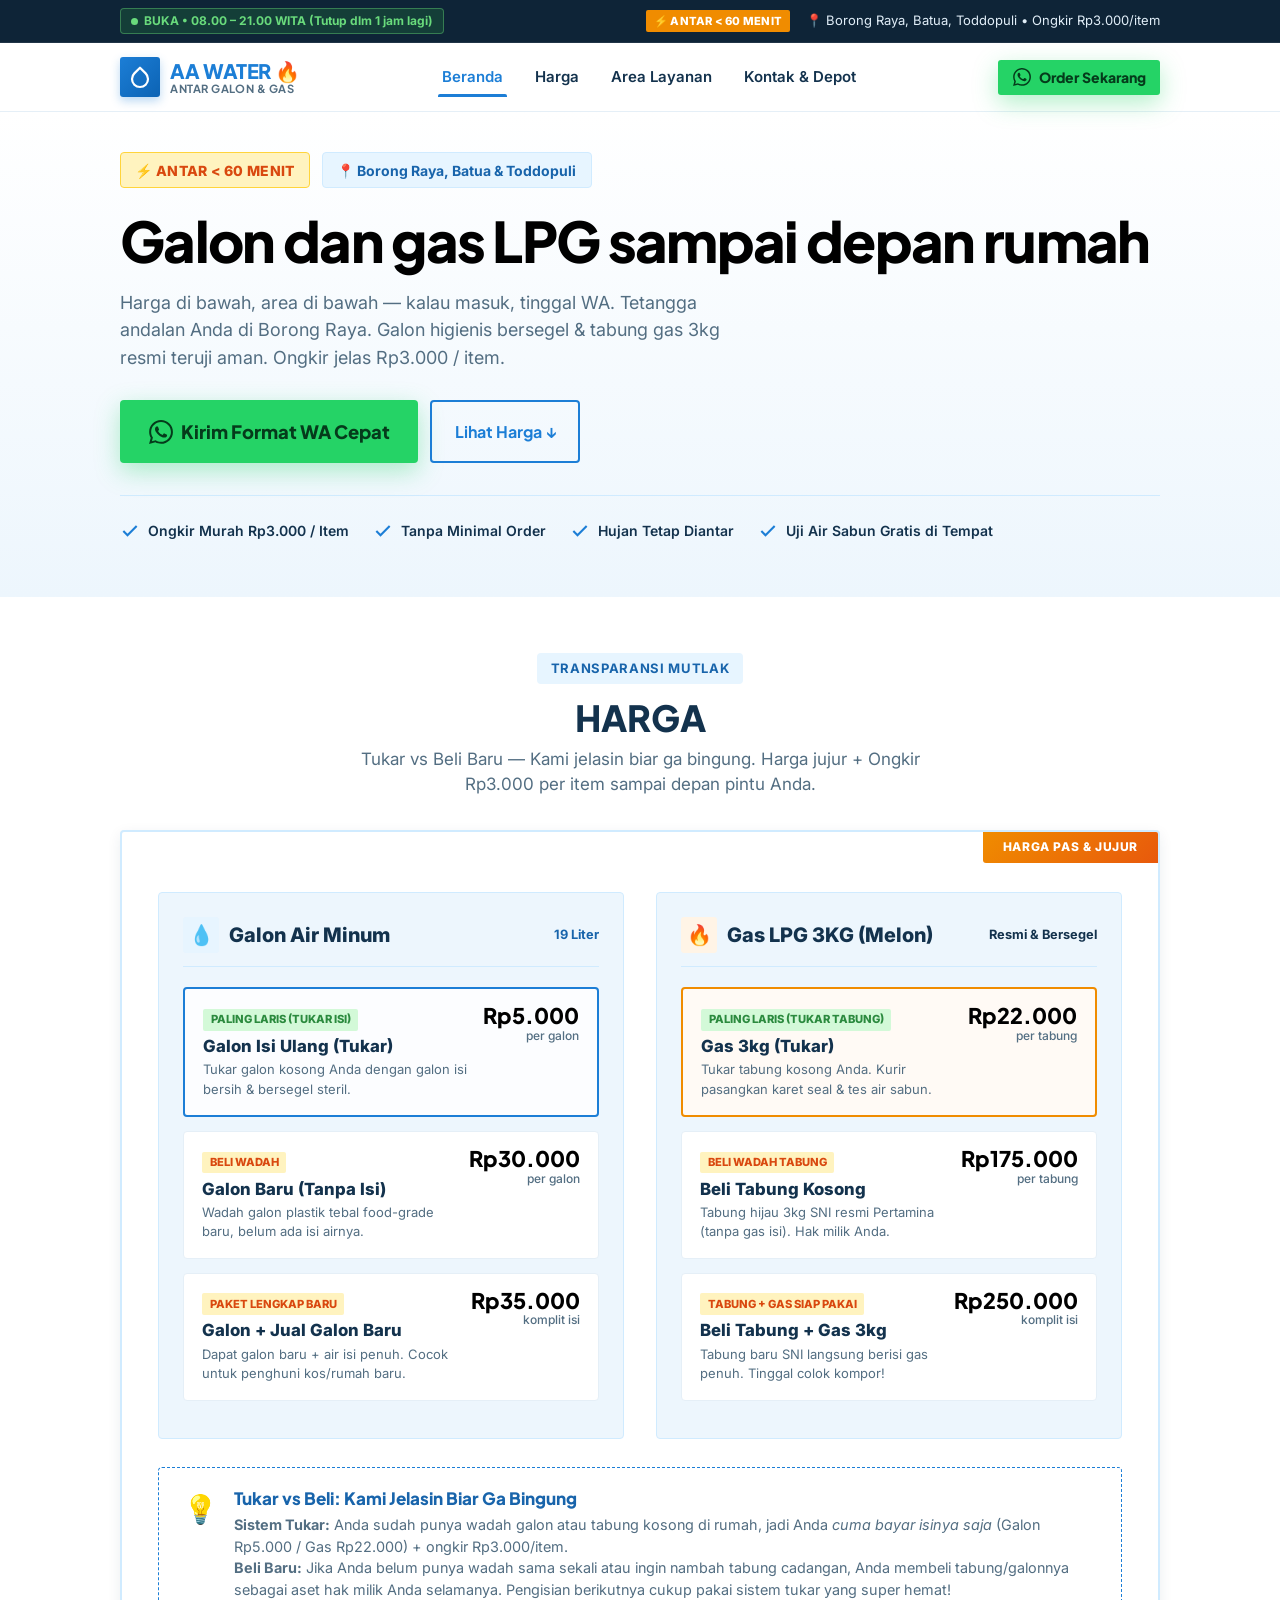
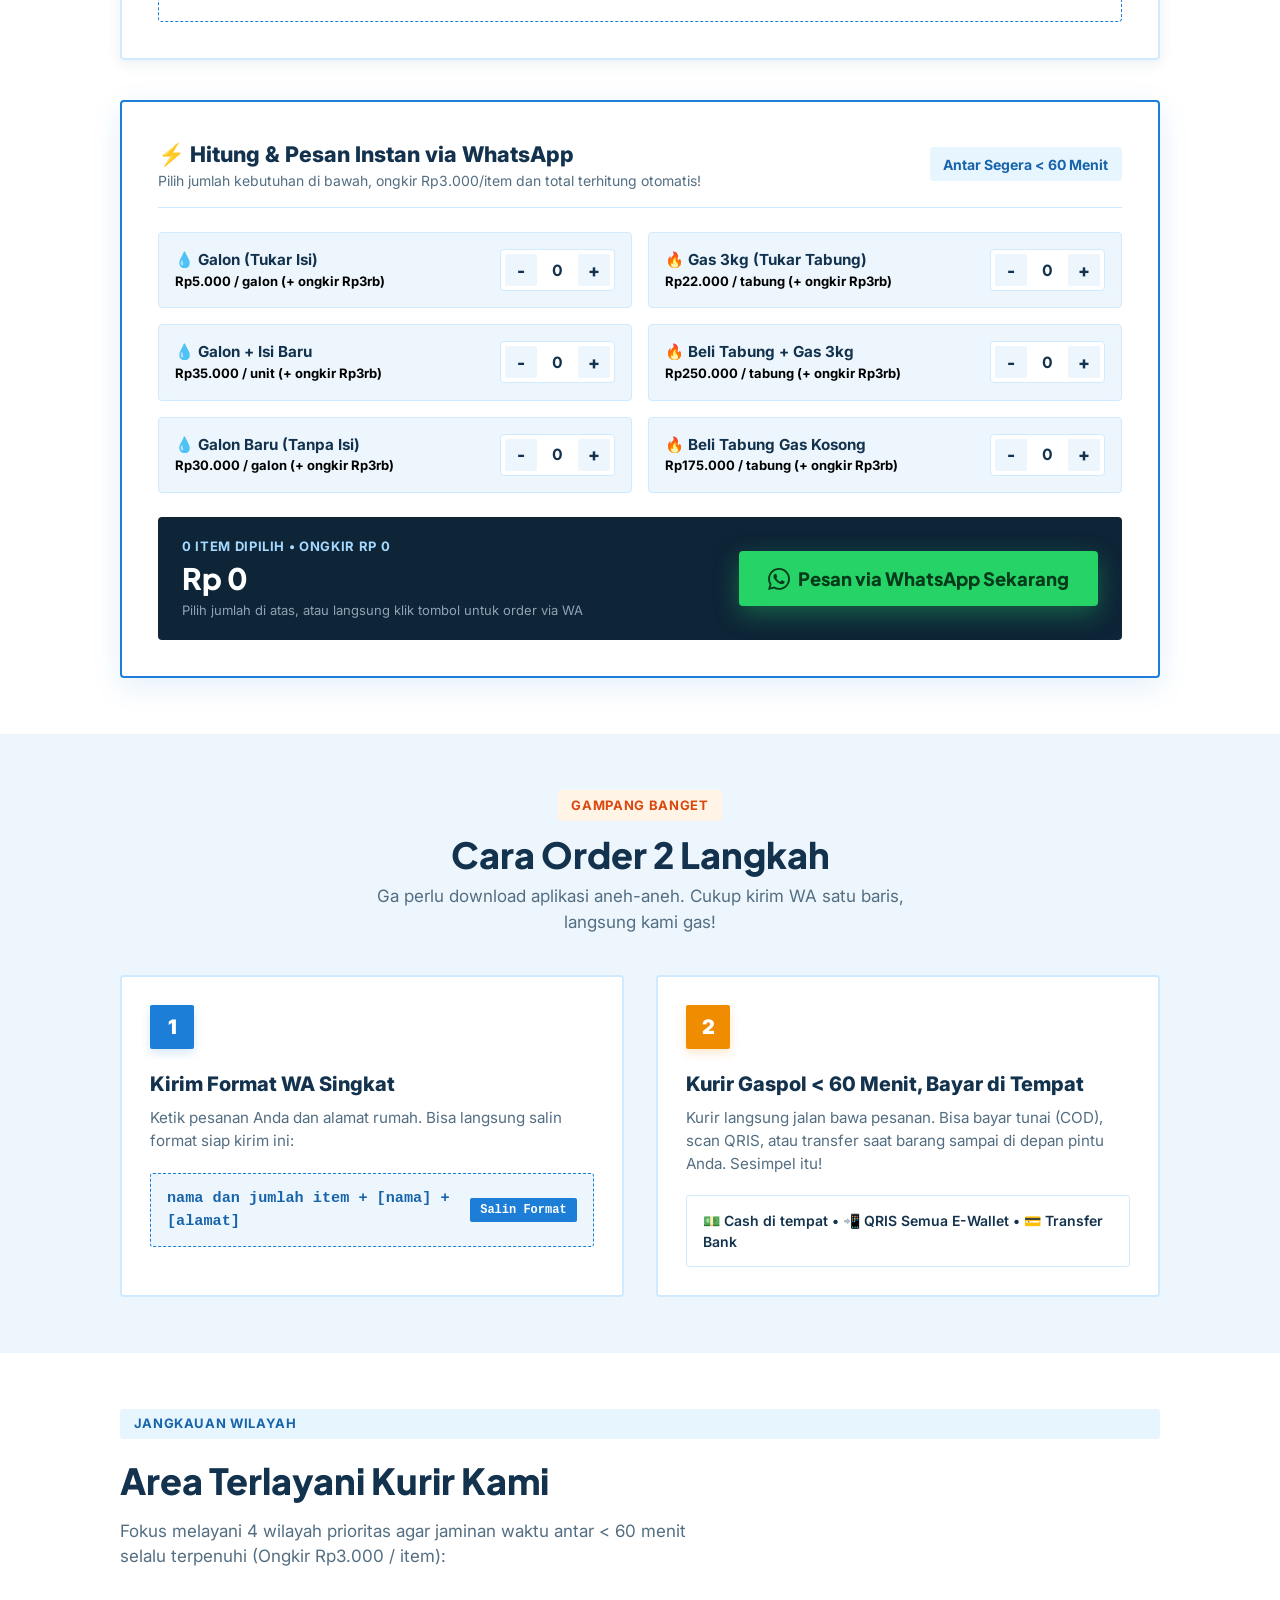
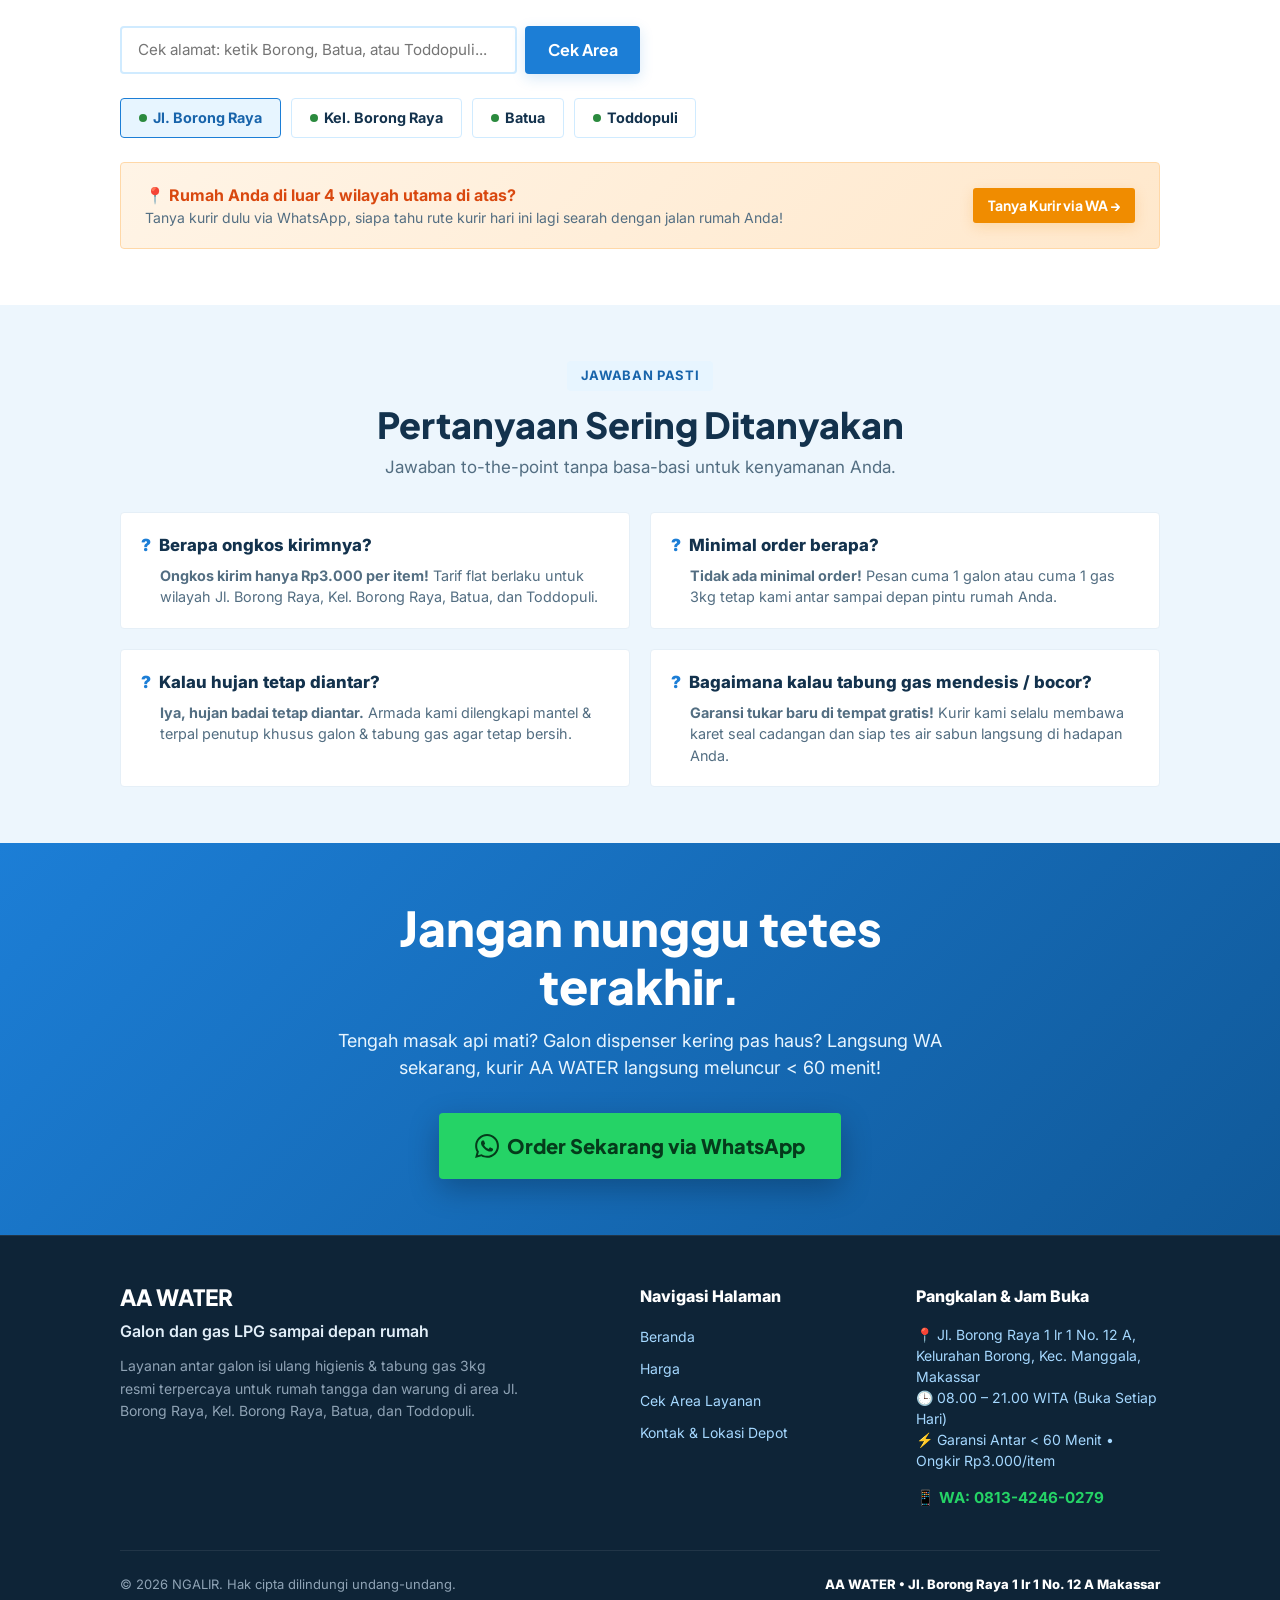
<file: index.html>
<!DOCTYPE html>
<html lang="id">
<head>
  <meta charset="UTF-8">
  <meta name="viewport" content="width=device-width, initial-scale=1.0, maximum-scale=5.0">
  <title>AA WATER — Antar Galon & Gas | Sejam Sampe Borong Raya</title>
  <meta name="description" content="AA WATER: Antar galon dan gas LPG 3kg area Jl. Borong Raya, Kel. Borong Raya, Batua, Toddopuli. Antar < 60 menit, ongkir Rp3.000/item, harga jujur.">
  
  <!-- CSS Stylesheet -->
  <link rel="stylesheet" href="css/style.css">
  
  <!-- Favicon SVG -->
  <link rel="icon" type="image/svg+xml" href="data:image/svg+xml,<svg xmlns='http://www.w3.org/2000/svg' viewBox='0 0 100 100'><text y='.9em' font-size='90'>💧</text></svg>">
</head>
<body>

  <!-- Top Operational Status Strip -->
  <div class="top-status-strip">
    <div class="container top-status-content">
      <div class="status-pill-live js-store-status open">
        <span class="status-indicator-dot"></span>
        <span class="js-status-text"><strong>BUKA</strong> • 08.00 – 21.00 WITA (Kurir Siap Antar)</span>
      </div>
      <div class="top-info-right">
        <span class="sla-badge-small">⚡ ANTAR &lt; 60 MENIT</span>
        <span>📍 Borong Raya, Batua, Toddopuli • Ongkir Rp3.000/item</span>
      </div>
    </div>
  </div>

  <!-- Header & Navigasi -->
  <header class="site-header">
    <div class="container header-container">
      <a href="index.html" class="brand-logo" aria-label="AA WATER Beranda">
        <div class="brand-icon-box">
          <svg width="24" height="24" viewBox="0 0 24 24" fill="none" stroke="currentColor" stroke-width="2.2" stroke-linecap="round" stroke-linejoin="round">
            <path d="M12 2.69l5.66 5.66a8 8 0 1 1-11.31 0z"></path>
          </svg>
        </div>
        <div class="brand-title-wrap">
          <div class="brand-name">AA WATER <span>🔥</span></div>
          <span class="brand-sub">Antar Galon & Gas</span>
        </div>
      </a>

      <!-- Desktop Nav (Tanpa Langganan) -->
      <nav class="main-nav">
        <a href="index.html" class="nav-link active">Beranda</a>
        <a href="harga.html" class="nav-link">Harga</a>
        <a href="area.html" class="nav-link">Area Layanan</a>
        <a href="kontak.html" class="nav-link">Kontak & Depot</a>
      </nav>

      <!-- Action Buttons -->
      <div class="header-actions">
        <a href="https://wa.me/6281342460279?text=Halo%20AA%20WATER,%20saya%20mau%20order%20galon/gas%20sekarang!" target="_blank" class="btn btn-sm btn-wa js-wa-direct">
          <svg width="18" height="18" viewBox="0 0 24 24" fill="currentColor">
            <path d="M.057 24l1.687-6.163c-1.041-1.804-1.588-3.849-1.587-5.946.003-6.556 5.338-11.891 11.893-11.891 3.181.001 6.167 1.24 8.413 3.488 2.245 2.248 3.481 5.236 3.48 8.414-.003 6.557-5.338 11.892-11.893 11.892-1.99-.001-3.951-.5-5.688-1.448l-6.305 1.654zm6.597-3.807c1.676.995 3.276 1.591 5.392 1.592 5.448 0 9.886-4.434 9.889-9.885.002-5.462-4.415-9.89-9.881-9.892-5.452 0-9.887 4.434-9.889 9.884-.001 2.225.651 3.891 1.746 5.634l-.999 3.648 3.742-.981zm11.387-5.464c-.074-.124-.272-.198-.57-.347-.297-.149-1.758-.868-2.031-.967-.272-.099-.47-.149-.669.149-.198.297-.768.967-.941 1.165-.173.198-.347.223-.644.074-.297-.149-1.255-.462-2.39-1.475-.883-.788-1.48-1.761-1.653-2.059-.173-.297-.018-.458.13-.606.134-.133.297-.347.446-.521.151-.172.2-.296.3-.495.099-.198.05-.372-.025-.521-.075-.148-.669-1.611-.916-2.206-.242-.579-.487-.501-.669-.51l-.57-.01c-.198 0-.52.074-.792.372s-1.04 1.016-1.04 2.479 1.065 2.876 1.213 3.074c.149.198 2.095 3.2 5.076 4.487.709.306 1.263.489 1.694.626.712.226 1.36.194 1.872.118.571-.085 1.758-.719 2.006-1.413.248-.695.248-1.29.173-1.414z"/>
          </svg>
          Order Sekarang
        </a>
        <button class="mobile-nav-toggle" id="mobileMenuToggle" aria-label="Buka Menu">&#9776;</button>
      </div>
    </div>

    <!-- Mobile Drawer Nav (Tanpa Langganan) -->
    <div class="mobile-nav-drawer" id="mobileNavDrawer">
      <a href="index.html" class="mobile-nav-link active">Beranda <span>&rarr;</span></a>
      <a href="harga.html" class="mobile-nav-link">Harga <span>&rarr;</span></a>
      <a href="area.html" class="mobile-nav-link">Cek Area Layanan <span>&rarr;</span></a>
      <a href="kontak.html" class="mobile-nav-link">Kontak & Alamat Depot <span>&rarr;</span></a>
    </div>
  </header>

  <!-- MAIN CONTENT -->
  <main>
    <!-- SECTION 1: HERO SECTION -->
    <section class="hero-section">
      <div class="container">
        <div class="hero-badge-row">
          <div class="sla-pill-big">
            ⚡ ANTAR &lt; 60 MENIT
          </div>
          <div class="area-pill-hero">
            📍 Borong Raya, Batua & Toddopuli
          </div>
        </div>

        <h1 class="hero-headline">
          Galon dan gas LPG sampai depan rumah
        </h1>

        <p class="hero-sub">
          Harga di bawah, area di bawah — kalau masuk, tinggal WA. Tetangga andalan Anda di Borong Raya. Galon higienis bersegel & tabung gas 3kg resmi teruji aman. Ongkir jelas Rp3.000 / item.
        </p>

        <div class="hero-cta-group">
          <a href="https://wa.me/6281342460279?text=Halo%20AA%20WATER,%20saya%20mau%20order%20galon/gas%20sekarang!" target="_blank" class="btn btn-wa hero-cta-wa js-wa-direct">
            <svg width="24" height="24" viewBox="0 0 24 24" fill="currentColor">
              <path d="M.057 24l1.687-6.163c-1.041-1.804-1.588-3.849-1.587-5.946.003-6.556 5.338-11.891 11.893-11.891 3.181.001 6.167 1.24 8.413 3.488 2.245 2.248 3.481 5.236 3.48 8.414-.003 6.557-5.338 11.892-11.893 11.892-1.99-.001-3.951-.5-5.688-1.448l-6.305 1.654zm6.597-3.807c1.676.995 3.276 1.591 5.392 1.592 5.448 0 9.886-4.434 9.889-9.885.002-5.462-4.415-9.89-9.881-9.892-5.452 0-9.887 4.434-9.889 9.884-.001 2.225.651 3.891 1.746 5.634l-.999 3.648 3.742-.981zm11.387-5.464c-.074-.124-.272-.198-.57-.347-.297-.149-1.758-.868-2.031-.967-.272-.099-.47-.149-.669.149-.198.297-.768.967-.941 1.165-.173.198-.347.223-.644.074-.297-.149-1.255-.462-2.39-1.475-.883-.788-1.48-1.761-1.653-2.059-.173-.297-.018-.458.13-.606.134-.133.297-.347.446-.521.151-.172.2-.296.3-.495.099-.198.05-.372-.025-.521-.075-.148-.669-1.611-.916-2.206-.242-.579-.487-.501-.669-.51l-.57-.01c-.198 0-.52.074-.792.372s-1.04 1.016-1.04 2.479 1.065 2.876 1.213 3.074c.149.198 2.095 3.2 5.076 4.487.709.306 1.263.489 1.694.626.712.226 1.36.194 1.872.118.571-.085 1.758-.719 2.006-1.413.248-.695.248-1.29.173-1.414z"/>
            </svg>
            Kirim Format WA Cepat
          </a>
          <a href="#hargaSection" class="btn btn-outline-primary">
            Lihat Harga &darr;
          </a>
        </div>

        <!-- Trust Signals Bar -->
        <div class="hero-trust-bar">
          <div class="hero-trust-item">
            <svg class="hero-trust-icon" viewBox="0 0 24 24" fill="none" stroke="currentColor" stroke-width="2.5"><polyline points="20 6 9 17 4 12"></polyline></svg>
            <span>Ongkir Murah Rp3.000 / Item</span>
          </div>
          <div class="hero-trust-item">
            <svg class="hero-trust-icon" viewBox="0 0 24 24" fill="none" stroke="currentColor" stroke-width="2.5"><polyline points="20 6 9 17 4 12"></polyline></svg>
            <span>Tanpa Minimal Order</span>
          </div>
          <div class="hero-trust-item">
            <svg class="hero-trust-icon" viewBox="0 0 24 24" fill="none" stroke="currentColor" stroke-width="2.5"><polyline points="20 6 9 17 4 12"></polyline></svg>
            <span>Hujan Tetap Diantar</span>
          </div>
          <div class="hero-trust-item">
            <svg class="hero-trust-icon" viewBox="0 0 24 24" fill="none" stroke="currentColor" stroke-width="2.5"><polyline points="20 6 9 17 4 12"></polyline></svg>
            <span>Uji Air Sabun Gratis di Tempat</span>
          </div>
        </div>
      </div>
    </section>

    <!-- SECTION 2: HARGA (SIGNATURE) -->
    <section class="section section-white" id="hargaSection">
      <div class="container">
        <div class="text-center" style="margin-bottom: 2rem;">
          <div class="section-tag">Transparansi Mutlak</div>
          <h2 class="section-title">HARGA</h2>
          <p class="section-sub" style="margin-left: auto; margin-right: auto;">
            Tukar vs Beli Baru — Kami jelasin biar ga bingung. Harga jujur + Ongkir Rp3.000 per item sampai depan pintu Anda.
          </p>
        </div>

        <!-- Card Harga -->
        <div class="signature-card">
          <div class="signature-badge">Harga Pas & Jujur</div>

          <div class="price-grid-2col">
            <!-- Kolom 1: Galon Air Minum -->
            <div class="category-box">
              <div class="category-header">
                <div class="category-title">
                  <div class="category-icon water">💧</div>
                  <div>Galon Air Minum</div>
                </div>
                <span style="font-size:0.8rem; font-weight:700; color:var(--color-primary-dark);">19 Liter</span>
              </div>

              <!-- Item 1: Tukar Galon -->
              <div class="price-row-card highlight">
                <div class="row-top">
                  <div class="item-info">
                    <span class="item-tag tag-tukar">Paling Laris (Tukar Isi)</span>
                    <div class="item-name">Galon Isi Ulang (Tukar)</div>
                    <div class="item-desc">Tukar galon kosong Anda dengan galon isi bersih & bersegel steril.</div>
                  </div>
                  <div class="item-price-wrap">
                    <div class="price-figure" style="color:#000000;">Rp5.000</div>
                    <div class="price-unit">per galon</div>
                  </div>
                </div>
              </div>

              <!-- Item 2: Galon Baru Tanpa Isi -->
              <div class="price-row-card">
                <div class="row-top">
                  <div class="item-info">
                    <span class="item-tag tag-beli">Beli Wadah</span>
                    <div class="item-name">Galon Baru (Tanpa Isi)</div>
                    <div class="item-desc">Wadah galon plastik tebal food-grade baru, belum ada isi airnya.</div>
                  </div>
                  <div class="item-price-wrap">
                    <div class="price-figure" style="color:#000000;">Rp30.000</div>
                    <div class="price-unit">per galon</div>
                  </div>
                </div>
              </div>

              <!-- Item 3: Galon + Jual Galon Baru -->
              <div class="price-row-card">
                <div class="row-top">
                  <div class="item-info">
                    <span class="item-tag tag-beli">Paket Lengkap Baru</span>
                    <div class="item-name">Galon + Jual Galon Baru</div>
                    <div class="item-desc">Dapat galon baru + air isi penuh. Cocok untuk penghuni kos/rumah baru.</div>
                  </div>
                  <div class="item-price-wrap">
                    <div class="price-figure" style="color:#000000;">Rp35.000</div>
                    <div class="price-unit">komplit isi</div>
                  </div>
                </div>
              </div>
            </div>

            <!-- Kolom 2: Gas LPG 3KG -->
            <div class="category-box">
              <div class="category-header">
                <div class="category-title">
                  <div class="category-icon gas">🔥</div>
                  <div>Gas LPG 3KG (Melon)</div>
                </div>
                <span style="font-size:0.8rem; font-weight:700; color:var(--color-ink);">Resmi & Bersegel</span>
              </div>

              <!-- Item 1: Gas 3kg Tukar -->
              <div class="price-row-card highlight-gas">
                <div class="row-top">
                  <div class="item-info">
                    <span class="item-tag tag-tukar">Paling Laris (Tukar Tabung)</span>
                    <div class="item-name">Gas 3kg (Tukar)</div>
                    <div class="item-desc">Tukar tabung kosong Anda. Kurir pasangkan karet seal & tes air sabun.</div>
                  </div>
                  <div class="item-price-wrap">
                    <div class="price-figure" style="color:#000000;">Rp22.000</div>
                    <div class="price-unit">per tabung</div>
                  </div>
                </div>
              </div>

              <!-- Item 2: Beli Tabung Kosong -->
              <div class="price-row-card">
                <div class="row-top">
                  <div class="item-info">
                    <span class="item-tag tag-beli">Beli Wadah Tabung</span>
                    <div class="item-name">Beli Tabung Kosong</div>
                    <div class="item-desc">Tabung hijau 3kg SNI resmi Pertamina (tanpa gas isi). Hak milik Anda.</div>
                  </div>
                  <div class="item-price-wrap">
                    <div class="price-figure" style="color:#000000;">Rp175.000</div>
                    <div class="price-unit">per tabung</div>
                  </div>
                </div>
              </div>

              <!-- Item 3: Beli Tabung + Gas -->
              <div class="price-row-card">
                <div class="row-top">
                  <div class="item-info">
                    <span class="item-tag tag-beli">Tabung + Gas Siap Pakai</span>
                    <div class="item-name">Beli Tabung + Gas 3kg</div>
                    <div class="item-desc">Tabung baru SNI langsung berisi gas penuh. Tinggal colok kompor!</div>
                  </div>
                  <div class="item-price-wrap">
                    <div class="price-figure" style="color:#000000;">Rp250.000</div>
                    <div class="price-unit">komplit isi</div>
                  </div>
                </div>
              </div>
            </div>
          </div>

          <!-- Penjelasan Tukar vs Beli -->
          <div class="explain-box">
            <div class="explain-icon">💡</div>
            <div class="explain-text">
              <h4>Tukar vs Beli: Kami Jelasin Biar Ga Bingung</h4>
              <p>
                <strong>Sistem Tukar:</strong> Anda sudah punya wadah galon atau tabung kosong di rumah, jadi Anda <em>cuma bayar isinya saja</em> (Galon Rp5.000 / Gas Rp22.000) + ongkir Rp3.000/item.<br>
                <strong>Beli Baru:</strong> Jika Anda belum punya wadah sama sekali atau ingin nambah tabung cadangan, Anda membeli tabung/galonnya sebagai aset hak milik Anda selamanya. Pengisian berikutnya cukup pakai sistem tukar yang super hemat!
              </p>
            </div>
          </div>
        </div>

        <!-- QUICK ORDER BUILDER (INTERAKTIF JQUERY) -->
        <div class="order-builder-box" id="orderBuilder">
          <div class="builder-header">
            <div>
              <div class="builder-title">⚡ Hitung & Pesan Instan via WhatsApp</div>
              <div class="builder-sub">Pilih jumlah kebutuhan di bawah, ongkir Rp3.000/item dan total terhitung otomatis!</div>
            </div>
            <div style="font-size:0.875rem; font-weight:700; color:var(--color-primary-dark); background:var(--color-primary-light); padding:0.4rem 0.85rem; border-radius:var(--radius-full);">
              Antar Segera &lt; 60 Menit
            </div>
          </div>

          <!-- Grid Tombol Plus-Minus -->
          <div class="builder-items-grid">
            <!-- Galon Tukar -->
            <div class="builder-row">
              <div class="builder-row-info">
                <div class="builder-row-title">💧 Galon (Tukar Isi)</div>
                <div class="builder-row-price">Rp5.000 / galon (+ ongkir Rp3rb)</div>
              </div>
              <div class="qty-control">
                <button type="button" class="qty-btn js-qty-minus" data-item="galon_tukar" aria-label="Kurangi Galon Tukar">-</button>
                <span class="qty-display js-qty-val" data-item="galon_tukar">0</span>
                <button type="button" class="qty-btn js-qty-plus" data-item="galon_tukar" aria-label="Tambah Galon Tukar">+</button>
              </div>
            </div>

            <!-- Gas 3kg Tukar -->
            <div class="builder-row">
              <div class="builder-row-info">
                <div class="builder-row-title">🔥 Gas 3kg (Tukar Tabung)</div>
                <div class="builder-row-price">Rp22.000 / tabung (+ ongkir Rp3rb)</div>
              </div>
              <div class="qty-control">
                <button type="button" class="qty-btn js-qty-minus" data-item="gas_tukar" aria-label="Kurangi Gas 3kg">-</button>
                <span class="qty-display js-qty-val" data-item="gas_tukar">0</span>
                <button type="button" class="qty-btn js-qty-plus" data-item="gas_tukar" aria-label="Tambah Gas 3kg">+</button>
              </div>
            </div>

            <!-- Galon + Isi Baru -->
            <div class="builder-row">
              <div class="builder-row-info">
                <div class="builder-row-title">💧 Galon + Isi Baru</div>
                <div class="builder-row-price">Rp35.000 / unit (+ ongkir Rp3rb)</div>
              </div>
              <div class="qty-control">
                <button type="button" class="qty-btn js-qty-minus" data-item="galon_isi_baru" aria-label="Kurangi Galon Baru">-</button>
                <span class="qty-display js-qty-val" data-item="galon_isi_baru">0</span>
                <button type="button" class="qty-btn js-qty-plus" data-item="galon_isi_baru" aria-label="Tambah Galon Baru">+</button>
              </div>
            </div>

            <!-- Tabung + Gas Baru -->
            <div class="builder-row">
              <div class="builder-row-info">
                <div class="builder-row-title">🔥 Beli Tabung + Gas 3kg</div>
                <div class="builder-row-price">Rp250.000 / tabung (+ ongkir Rp3rb)</div>
              </div>
              <div class="qty-control">
                <button type="button" class="qty-btn js-qty-minus" data-item="gas_tabung_isi" aria-label="Kurangi Beli Tabung Gas">-</button>
                <span class="qty-display js-qty-val" data-item="gas_tabung_isi">0</span>
                <button type="button" class="qty-btn js-qty-plus" data-item="gas_tabung_isi" aria-label="Tambah Beli Tabung Gas">+</button>
              </div>
            </div>

            <!-- Galon Baru (Tanpa Isi) -->
            <div class="builder-row">
              <div class="builder-row-info">
                <div class="builder-row-title">💧 Galon Baru (Tanpa Isi)</div>
                <div class="builder-row-price">Rp30.000 / galon (+ ongkir Rp3rb)</div>
              </div>
              <div class="qty-control">
                <button type="button" class="qty-btn js-qty-minus" data-item="galon_baru" aria-label="Kurangi Galon Baru Tanpa Isi">-</button>
                <span class="qty-display js-qty-val" data-item="galon_baru">0</span>
                <button type="button" class="qty-btn js-qty-plus" data-item="galon_baru" aria-label="Tambah Galon Baru Tanpa Isi">+</button>
              </div>
            </div>

            <!-- Beli Tabung Gas Kosong -->
            <div class="builder-row">
              <div class="builder-row-info">
                <div class="builder-row-title">🔥 Beli Tabung Gas Kosong</div>
                <div class="builder-row-price">Rp175.000 / tabung (+ ongkir Rp3rb)</div>
              </div>
              <div class="qty-control">
                <button type="button" class="qty-btn js-qty-minus" data-item="gas_tabung_baru" aria-label="Kurangi Beli Tabung Gas Kosong">-</button>
                <span class="qty-display js-qty-val" data-item="gas_tabung_baru">0</span>
                <button type="button" class="qty-btn js-qty-plus" data-item="gas_tabung_baru" aria-label="Tambah Beli Tabung Gas Kosong">+</button>
              </div>
            </div>
          </div>

          <!-- Summary & Kirim WA Button -->
          <div class="builder-summary-card">
            <div>
              <div class="builder-total-label" id="builderItemCount">0 item dipilih • Ongkir Rp0</div>
              <div class="builder-total-price" id="builderSubtotal">Rp0</div>
              <div class="builder-total-desc" id="builderSummaryDesc">Pilih jumlah di atas, atau langsung klik tombol untuk order via WA</div>
            </div>
            <div class="builder-action-btns">
              <button type="button" class="btn btn-wa btn-lg" id="btnSendOrderWA">
                <svg width="22" height="22" viewBox="0 0 24 24" fill="currentColor">
                  <path d="M.057 24l1.687-6.163c-1.041-1.804-1.588-3.849-1.587-5.946.003-6.556 5.338-11.891 11.893-11.891 3.181.001 6.167 1.24 8.413 3.488 2.245 2.248 3.481 5.236 3.48 8.414-.003 6.557-5.338 11.892-11.893 11.892-1.99-.001-3.951-.5-5.688-1.448l-6.305 1.654zm6.597-3.807c1.676.995 3.276 1.591 5.392 1.592 5.448 0 9.886-4.434 9.889-9.885.002-5.462-4.415-9.89-9.881-9.892-5.452 0-9.887 4.434-9.889 9.884-.001 2.225.651 3.891 1.746 5.634l-.999 3.648 3.742-.981zm11.387-5.464c-.074-.124-.272-.198-.57-.347-.297-.149-1.758-.868-2.031-.967-.272-.099-.47-.149-.669.149-.198.297-.768.967-.941 1.165-.173.198-.347.223-.644.074-.297-.149-1.255-.462-2.39-1.475-.883-.788-1.48-1.761-1.653-2.059-.173-.297-.018-.458.13-.606.134-.133.297-.347.446-.521.151-.172.2-.296.3-.495.099-.198.05-.372-.025-.521-.075-.148-.669-1.611-.916-2.206-.242-.579-.487-.501-.669-.51l-.57-.01c-.198 0-.52.074-.792.372s-1.04 1.016-1.04 2.479 1.065 2.876 1.213 3.074c.149.198 2.095 3.2 5.076 4.487.709.306 1.263.489 1.694.626.712.226 1.36.194 1.872.118.571-.085 1.758-.719 2.006-1.413.248-.695.248-1.29.173-1.414z"/>
                </svg>
                Pesan via WhatsApp Sekarang
              </button>
            </div>
          </div>
        </div>
      </div>
    </section>

    <!-- SECTION 3: CARA ORDER 2 LANGKAH -->
    <section class="section section-bg">
      <div class="container">
        <div class="text-center" style="margin-bottom: 2.5rem;">
          <div class="section-tag accent">Gampang Banget</div>
          <h2 class="section-title">Cara Order 2 Langkah</h2>
          <p class="section-sub" style="margin-left: auto; margin-right: auto;">
            Ga perlu download aplikasi aneh-aneh. Cukup kirim WA satu baris, langsung kami gas!
          </p>
        </div>

        <div class="order-steps-grid">
          <!-- Langkah 1 -->
          <div class="step-card">
            <div class="step-num-badge">1</div>
            <div class="step-title">Kirim Format WA Singkat</div>
            <div class="step-body">
              Ketik pesanan Anda dan alamat rumah. Bisa langsung salin format siap kirim ini:
            </div>
            <div class="format-box">
              <span>nama dan jumlah item + [nama] + [alamat]</span>
              <button type="button" class="btn-copy-format js-copy-btn" data-copy-text="nama dan jumlah item + [nama] + [alamat]">
                Salin Format
              </button>
            </div>
          </div>

          <!-- Langkah 2 -->
          <div class="step-card">
            <div class="step-num-badge accent">2</div>
            <div class="step-title">Kurir Gaspol &lt; 60 Menit, Bayar di Tempat</div>
            <div class="step-body">
              Kurir langsung jalan bawa pesanan. Bisa bayar tunai (COD), scan QRIS, atau transfer saat barang sampai di depan pintu Anda. Sesimpel itu!
            </div>
            <div style="background:#FFFFFF; border:1px solid var(--color-border); border-radius:var(--radius-md); padding:0.85rem 1rem; font-size:0.875rem; color:var(--color-ink); font-weight:600;">
              💵 Cash di tempat • 📲 QRIS Semua E-Wallet • 💳 Transfer Bank
            </div>
          </div>
        </div>
      </div>
    </section>

    <!-- SECTION 4: AREA TERLAYANI (KHUSUS 4 WILAYAH) -->
    <section class="section section-white" id="areaSection">
      <div class="container">
        <div style="display:flex; flex-direction:column; gap:0.5rem; margin-bottom: 1.5rem;">
          <div class="section-tag">Jangkauan Wilayah</div>
          <h2 class="section-title">Area Terlayani Kurir Kami</h2>
          <p class="section-sub">
            Fokus melayani 4 wilayah prioritas agar jaminan waktu antar &lt; 60 menit selalu terpenuhi (Ongkir Rp3.000 / item):
          </p>
        </div>

        <!-- Interactive Area Filter Input -->
        <div class="area-checker-input-wrap">
          <input type="text" id="areaSearchInput" class="input-utility" placeholder="Cek alamat: ketik Borong, Batua, atau Toddopuli...">
          <button type="button" class="btn btn-primary" id="btnCekArea">Cek Area</button>
        </div>

        <!-- Area Search Result Notification (jQuery slide) -->
        <div id="areaSearchResult" class="area-check-result"></div>

        <!-- Chips 4 Kelurahan Prioritas -->
        <div class="chips-container">
          <div class="area-chip active" data-area="Jl. Borong Raya"><span class="chip-dot"></span> Jl. Borong Raya</div>
          <div class="area-chip" data-area="Kelurahan Borong Raya"><span class="chip-dot"></span> Kel. Borong Raya</div>
          <div class="area-chip" data-area="Batua"><span class="chip-dot"></span> Batua</div>
          <div class="area-chip" data-area="Toddopuli"><span class="chip-dot"></span> Toddopuli</div>
        </div>

        <!-- Di Luar Itu Banner -->
        <div class="outside-area-banner">
          <div>
            <div class="outside-banner-text">📍 Rumah Anda di luar 4 wilayah utama di atas?</div>
            <div class="outside-banner-sub">Tanya kurir dulu via WhatsApp, siapa tahu rute kurir hari ini lagi searah dengan jalan rumah Anda!</div>
          </div>
          <a href="https://wa.me/6281342460279?text=Halo%20AA%20WATER,%20mau%20tanya%20apakah%20bisa%20antar%20ke%20alamat%20saya%20ini?" target="_blank" class="btn btn-sm btn-accent js-wa-direct">
            Tanya Kurir via WA &rarr;
          </a>
        </div>
      </div>
    </section>

    <!-- SECTION 5: FAQ RINGKAS -->
    <section class="section section-bg">
      <div class="container">
        <div class="text-center" style="margin-bottom: 2rem;">
          <div class="section-tag">Jawaban Pasti</div>
          <h2 class="section-title">Pertanyaan Sering Ditanyakan</h2>
          <p class="section-sub" style="margin-left: auto; margin-right: auto;">
            Jawaban to-the-point tanpa basa-basi untuk kenyamanan Anda.
          </p>
        </div>

        <div class="faq-grid">
          <div class="faq-card">
            <div class="faq-q"><span class="faq-q-icon">?</span> Berapa ongkos kirimnya?</div>
            <div class="faq-a"><strong>Ongkos kirim hanya Rp3.000 per item!</strong> Tarif flat berlaku untuk wilayah Jl. Borong Raya, Kel. Borong Raya, Batua, dan Toddopuli.</div>
          </div>

          <div class="faq-card">
            <div class="faq-q"><span class="faq-q-icon">?</span> Minimal order berapa?</div>
            <div class="faq-a"><strong>Tidak ada minimal order!</strong> Pesan cuma 1 galon atau cuma 1 gas 3kg tetap kami antar sampai depan pintu rumah Anda.</div>
          </div>

          <div class="faq-card">
            <div class="faq-q"><span class="faq-q-icon">?</span> Kalau hujan tetap diantar?</div>
            <div class="faq-a"><strong>Iya, hujan badai tetap diantar.</strong> Armada kami dilengkapi mantel & terpal penutup khusus galon & tabung gas agar tetap bersih.</div>
          </div>

          <div class="faq-card">
            <div class="faq-q"><span class="faq-q-icon">?</span> Bagaimana kalau tabung gas mendesis / bocor?</div>
            <div class="faq-a"><strong>Garansi tukar baru di tempat gratis!</strong> Kurir kami selalu membawa karet seal cadangan dan siap tes air sabun langsung di hadapan Anda.</div>
          </div>
        </div>
      </div>
    </section>

    <!-- SECTION 6: CTA BAND BIRU -->
    <section class="cta-band">
      <div class="container cta-band-content">
        <h2 class="cta-band-title">Jangan nunggu tetes terakhir.</h2>
        <p class="cta-band-sub">
          Tengah masak api mati? Galon dispenser kering pas haus? Langsung WA sekarang, kurir AA WATER langsung meluncur &lt; 60 menit!
        </p>
        <a href="https://wa.me/6281342460279?text=Halo%20AA%20WATER,%20saya%20mau%20order%20galon/gas%20sekarang!" target="_blank" class="btn btn-wa cta-band-btn js-wa-direct">
          <svg width="24" height="24" viewBox="0 0 24 24" fill="currentColor">
            <path d="M.057 24l1.687-6.163c-1.041-1.804-1.588-3.849-1.587-5.946.003-6.556 5.338-11.891 11.893-11.891 3.181.001 6.167 1.24 8.413 3.488 2.245 2.248 3.481 5.236 3.48 8.414-.003 6.557-5.338 11.892-11.893 11.892-1.99-.001-3.951-.5-5.688-1.448l-6.305 1.654zm6.597-3.807c1.676.995 3.276 1.591 5.392 1.592 5.448 0 9.886-4.434 9.889-9.885.002-5.462-4.415-9.89-9.881-9.892-5.452 0-9.887 4.434-9.889 9.884-.001 2.225.651 3.891 1.746 5.634l-.999 3.648 3.742-.981zm11.387-5.464c-.074-.124-.272-.198-.57-.347-.297-.149-1.758-.868-2.031-.967-.272-.099-.47-.149-.669.149-.198.297-.768.967-.941 1.165-.173.198-.347.223-.644.074-.297-.149-1.255-.462-2.39-1.475-.883-.788-1.48-1.761-1.653-2.059-.173-.297-.018-.458.13-.606.134-.133.297-.347.446-.521.151-.172.2-.296.3-.495.099-.198.05-.372-.025-.521-.075-.148-.669-1.611-.916-2.206-.242-.579-.487-.501-.669-.51l-.57-.01c-.198 0-.52.074-.792.372s-1.04 1.016-1.04 2.479 1.065 2.876 1.213 3.074c.149.198 2.095 3.2 5.076 4.487.709.306 1.263.489 1.694.626.712.226 1.36.194 1.872.118.571-.085 1.758-.719 2.006-1.413.248-.695.248-1.29.173-1.414z"/>
          </svg>
          Order Sekarang via WhatsApp
        </a>
      </div>
    </section>
  </main>

  <!-- FOOTER -->
  <footer class="site-footer">
    <div class="container">
      <div class="footer-grid">
        <div class="footer-brand">
          <h3>AA WATER</h3>
          <div class="footer-tagline">Galon dan gas LPG sampai depan rumah</div>
          <p class="footer-desc">
            Layanan antar galon isi ulang higienis & tabung gas 3kg resmi terpercaya untuk rumah tangga dan warung di area Jl. Borong Raya, Kel. Borong Raya, Batua, dan Toddopuli.
          </p>
        </div>
        <div>
          <div class="footer-col-title">Navigasi Halaman</div>
          <ul class="footer-links">
            <li><a href="index.html">Beranda</a></li>
            <li><a href="harga.html">Harga</a></li>
            <li><a href="area.html">Cek Area Layanan</a></li>
            <li><a href="kontak.html">Kontak & Lokasi Depot</a></li>
          </ul>
        </div>
        <div>
          <div class="footer-col-title">Pangkalan & Jam Buka</div>
          <p style="font-size:0.875rem; margin-bottom:0.5rem; color:#A5D8FF;">
            📍 Jl. Borong Raya 1 lr 1 No. 12 A, Kelurahan Borong, Kec. Manggala, Makassar<br>
            🕒 08.00 – 21.00 WITA (Buka Setiap Hari)<br>
            ⚡ Garansi Antar &lt; 60 Menit • Ongkir Rp3.000/item
          </p>
          <a href="https://wa.me/6281342460279" target="_blank" style="display:inline-block; margin-top:0.5rem; color:#25D366; font-weight:700; font-size:0.95rem;">
            📱 WA: 0813-4246-0279
          </a>
        </div>
      </div>

      <div class="footer-bottom">
        <div>&copy; 2026 NGALIR. Hak cipta dilindungi undang-undang.</div>
        <div class="footer-bottom-brand">AA WATER • Jl. Borong Raya 1 lr 1 No. 12 A Makassar</div>
      </div>
    </div>
  </footer>

  <!-- MOBILE STICKY WA FLOATING BAR (99% ORDER DARI HP) -->
  <div class="mobile-floating-bar">
    <div class="mobile-floating-info">
      <span class="floating-sla">⚡ ANTAR &lt; 60 MENIT</span>
      <span class="floating-status js-floating-status">🟢 <strong>Buka</strong> (Siap Kirim)</span>
    </div>
    <a href="https://wa.me/6281342460279?text=Halo%20AA%20WATER,%20saya%20mau%20order%20galon/gas%20sekarang!" target="_blank" class="btn btn-wa mobile-floating-btn js-wa-direct">
      <svg width="20" height="20" viewBox="0 0 24 24" fill="currentColor">
        <path d="M.057 24l1.687-6.163c-1.041-1.804-1.588-3.849-1.587-5.946.003-6.556 5.338-11.891 11.893-11.891 3.181.001 6.167 1.24 8.413 3.488 2.245 2.248 3.481 5.236 3.48 8.414-.003 6.557-5.338 11.892-11.893 11.892-1.99-.001-3.951-.5-5.688-1.448l-6.305 1.654zm6.597-3.807c1.676.995 3.276 1.591 5.392 1.592 5.448 0 9.886-4.434 9.889-9.885.002-5.462-4.415-9.89-9.881-9.892-5.452 0-9.887 4.434-9.889 9.884-.001 2.225.651 3.891 1.746 5.634l-.999 3.648 3.742-.981zm11.387-5.464c-.074-.124-.272-.198-.57-.347-.297-.149-1.758-.868-2.031-.967-.272-.099-.47-.149-.669.149-.198.297-.768.967-.941 1.165-.173.198-.347.223-.644.074-.297-.149-1.255-.462-2.39-1.475-.883-.788-1.48-1.761-1.653-2.059-.173-.297-.018-.458.13-.606.134-.133.297-.347.446-.521.151-.172.2-.296.3-.495.099-.198.05-.372-.025-.521-.075-.148-.669-1.611-.916-2.206-.242-.579-.487-.501-.669-.51l-.57-.01c-.198 0-.52.074-.792.372s-1.04 1.016-1.04 2.479 1.065 2.876 1.213 3.074c.149.198 2.095 3.2 5.076 4.487.709.306 1.263.489 1.694.626.712.226 1.36.194 1.872.118.571-.085 1.758-.719 2.006-1.413.248-.695.248-1.29.173-1.414z"/>
      </svg>
      Order Sekarang
    </a>
  </div>

  <!-- JQUERY & JAVASCRIPT APP (Lokal & Cepat) -->
  <script src="js/jquery-3.7.1.min.js"></script>
  <script src="js/app.js"></script>
</body>
</html>
</file>
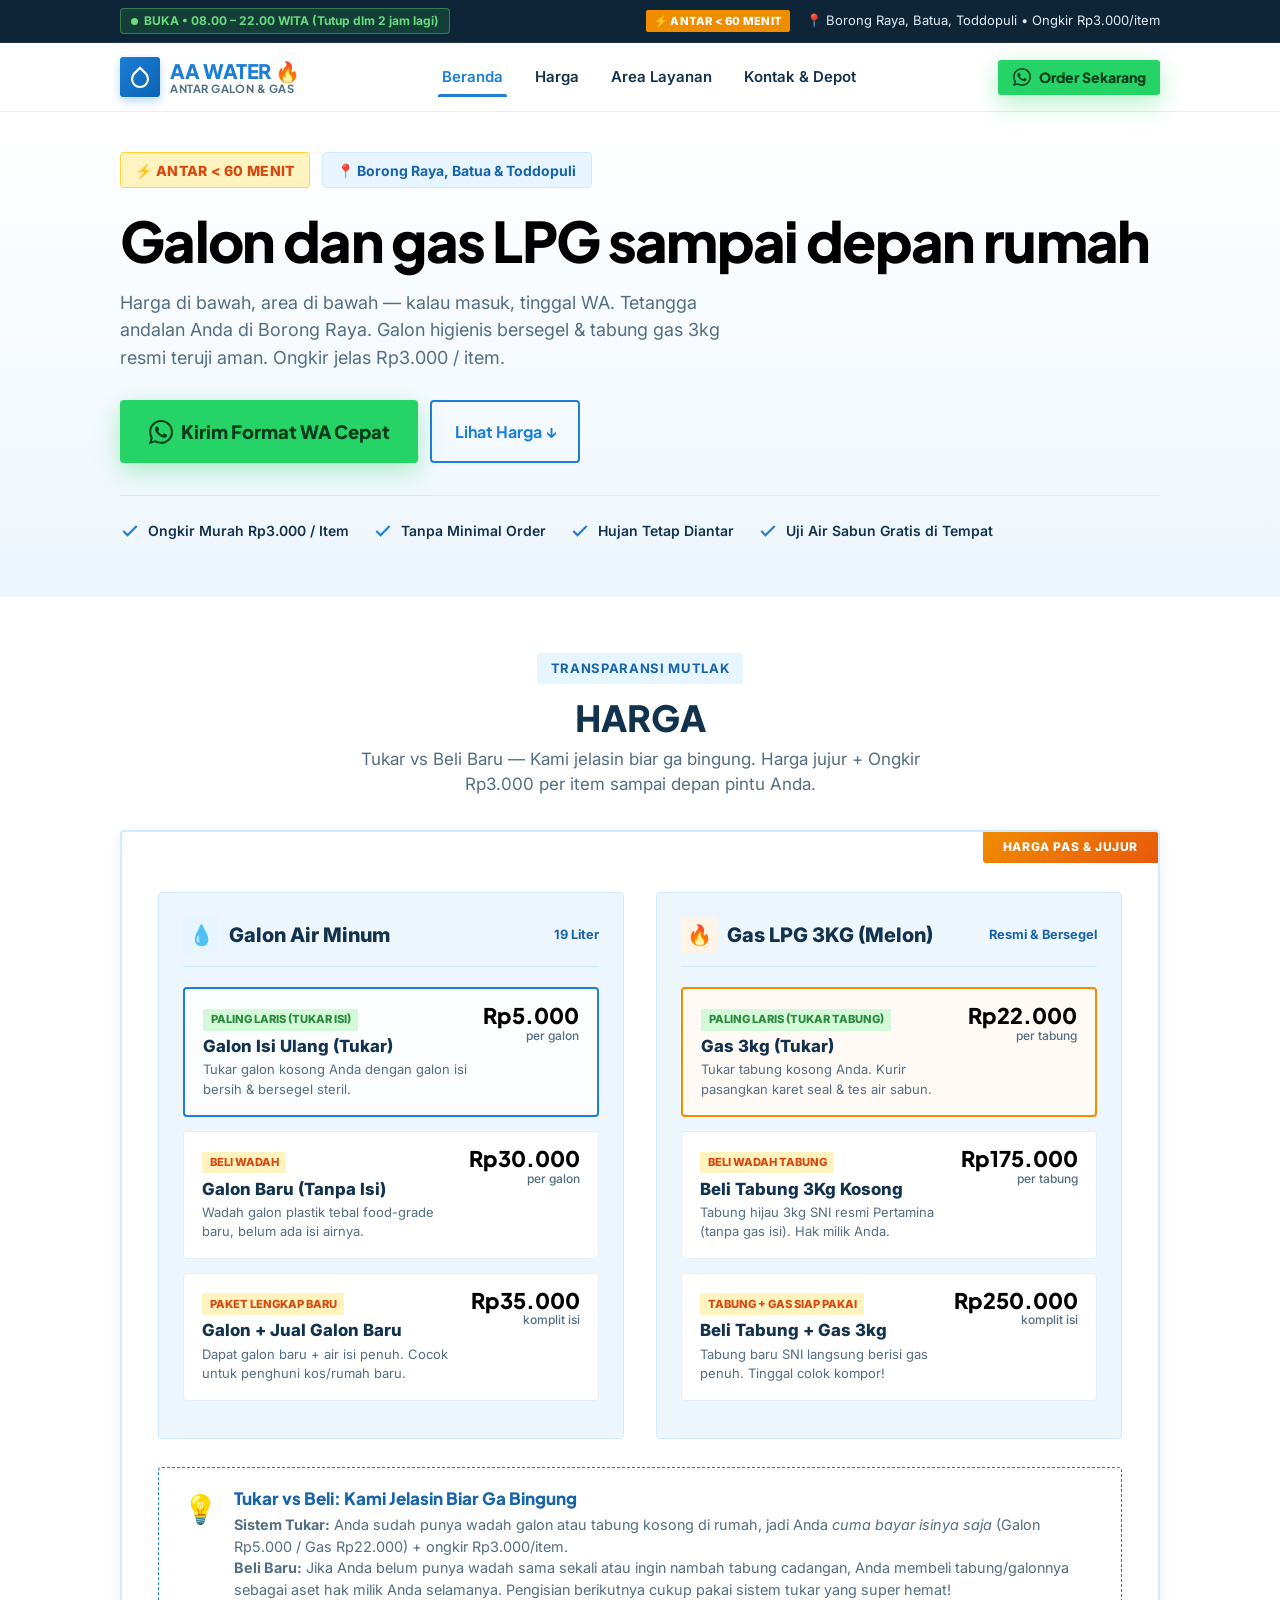
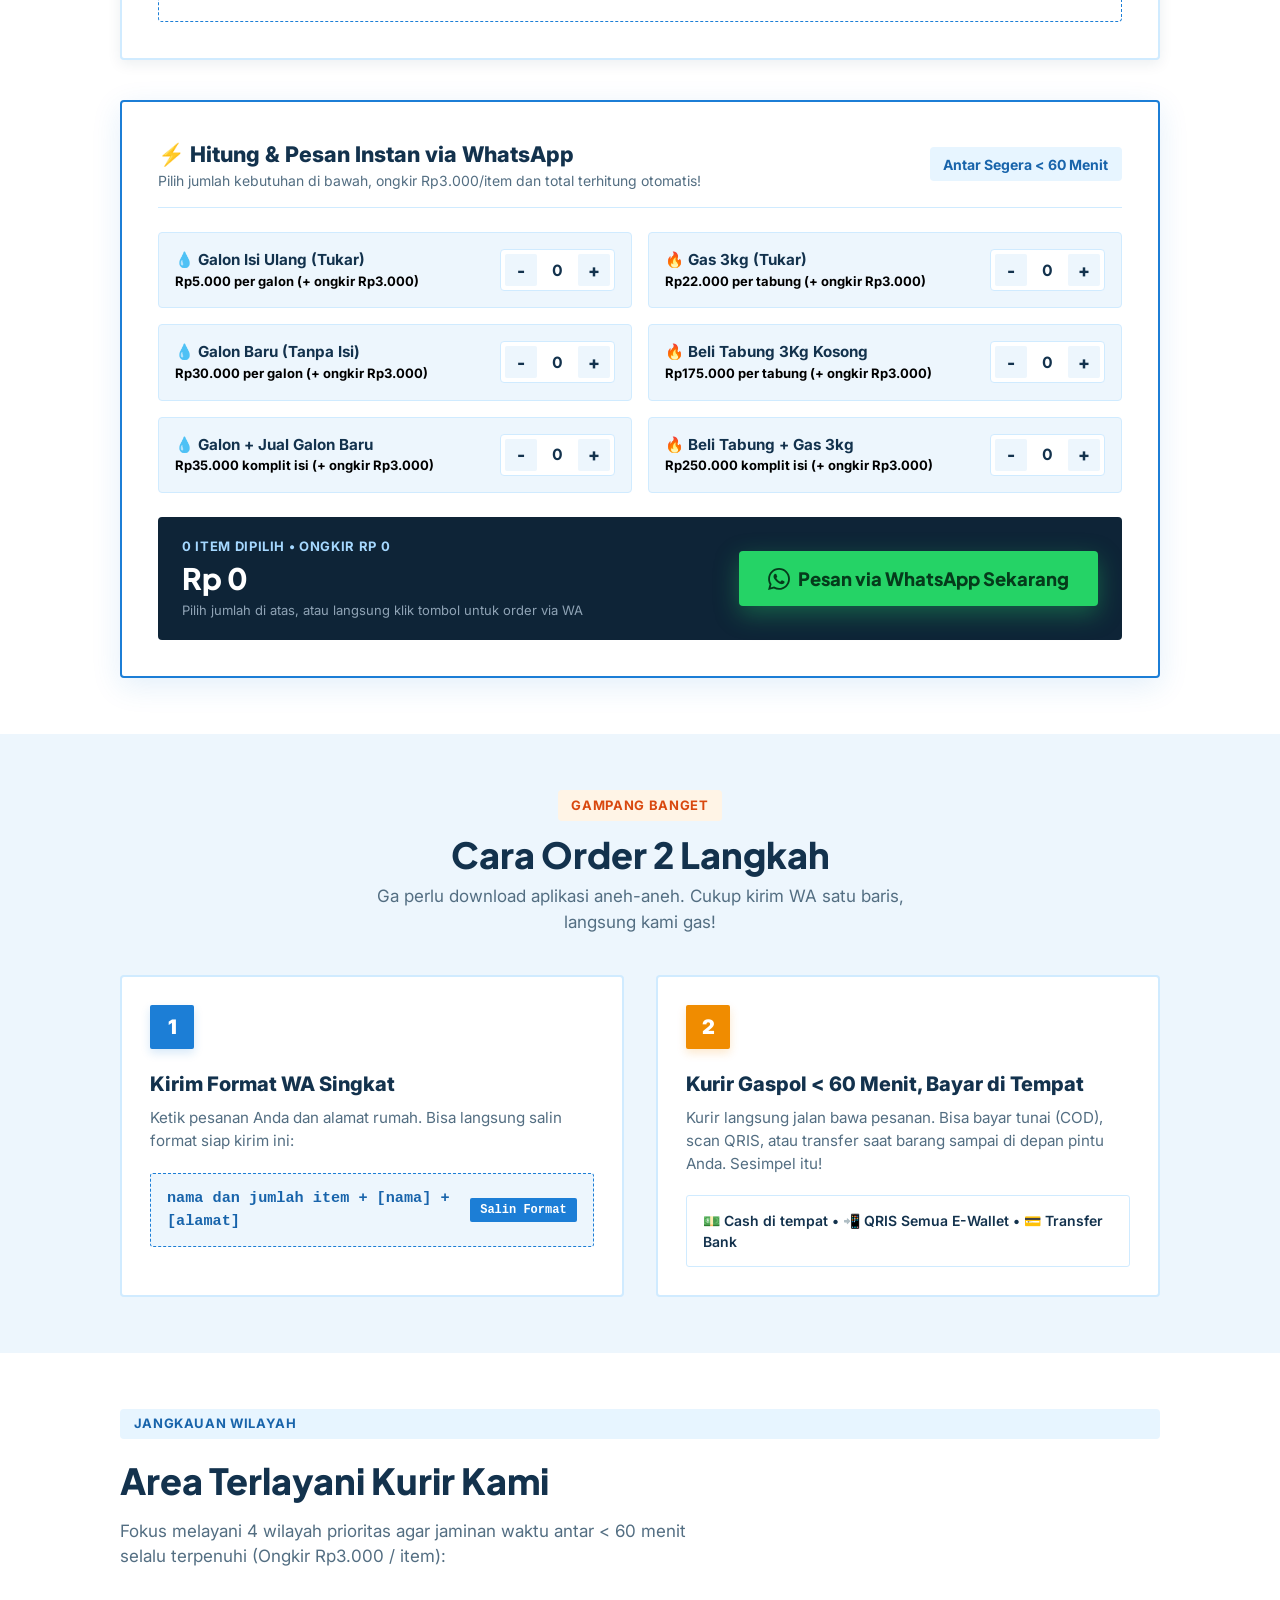
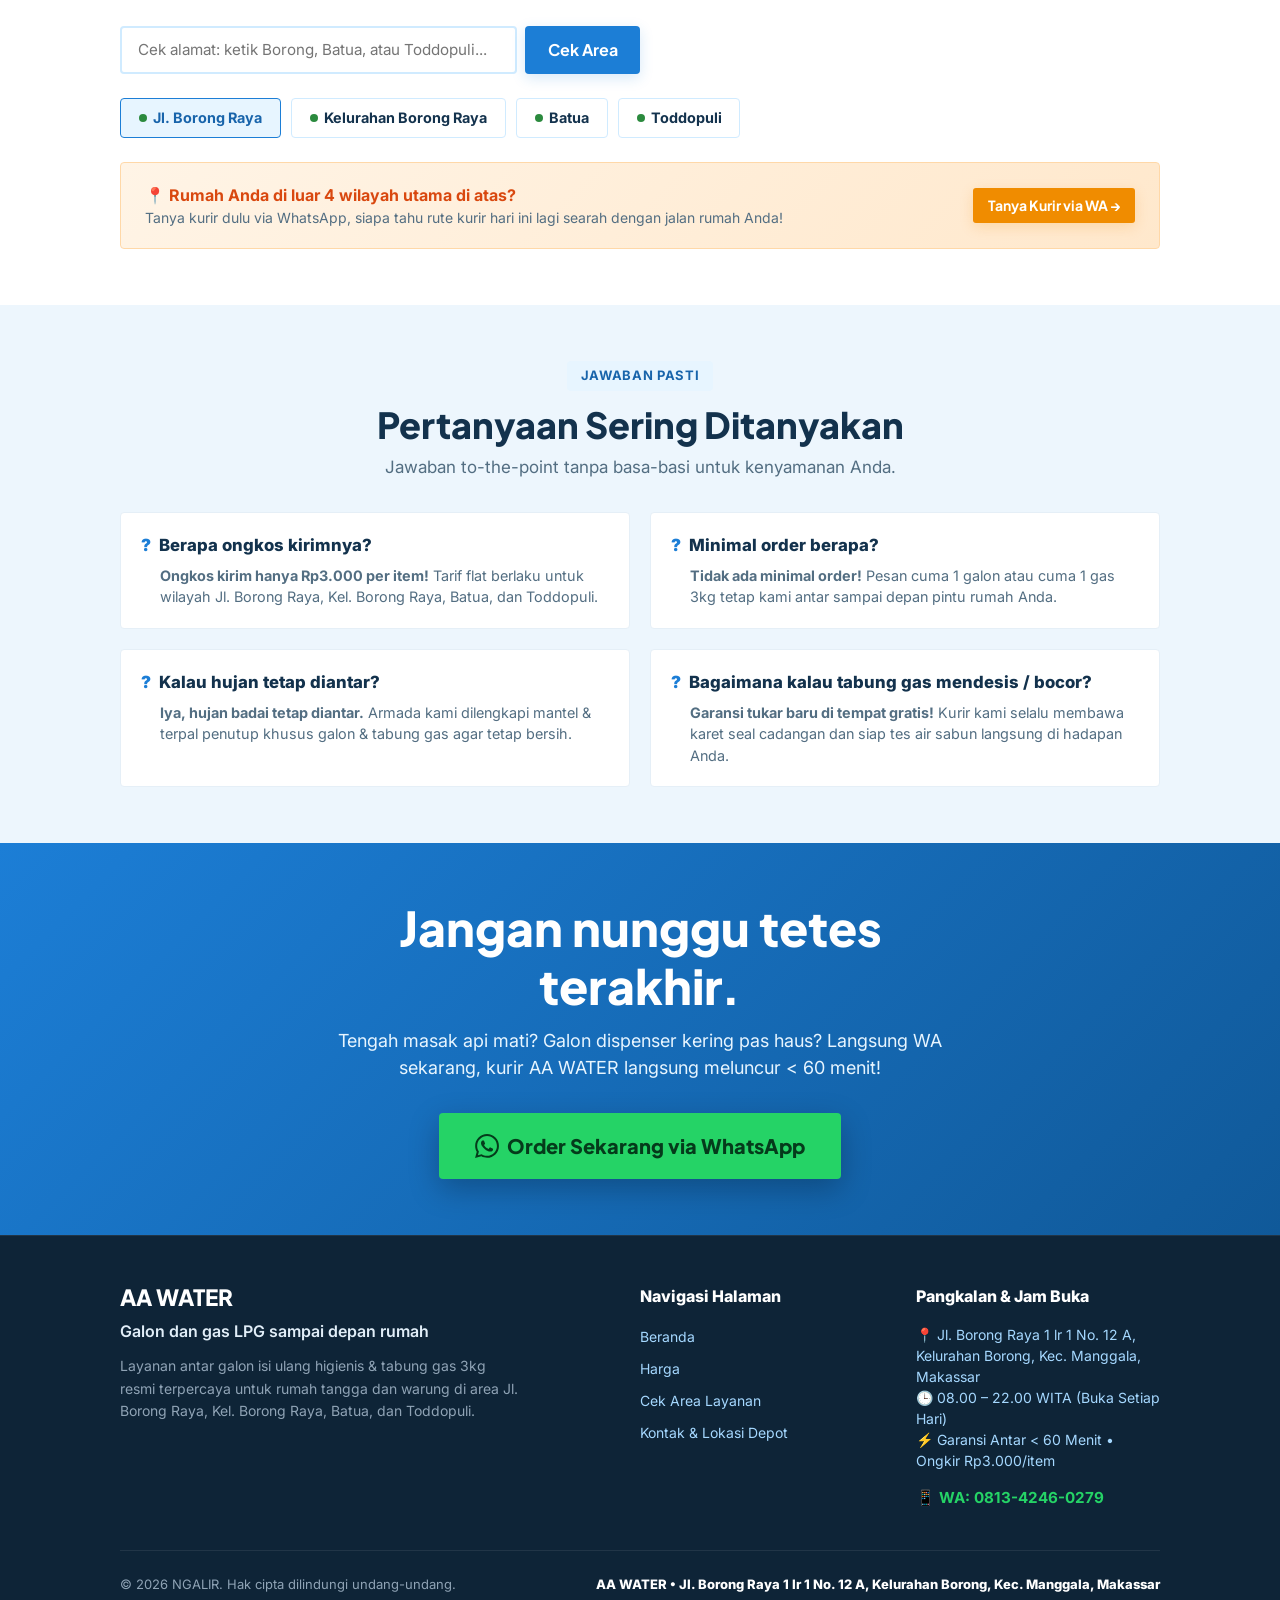
<file: docs/index.html>
<!DOCTYPE html>
<html lang="id">
<head>
  <meta charset="UTF-8">
  <meta name="viewport" content="width=device-width, initial-scale=1.0, maximum-scale=5.0">
  <title>AA WATER — Antar Galon &amp; Gas | Sejam Sampe Borong Raya</title>
  <meta name="description" content="AA WATER: Antar galon dan gas LPG 3kg area Jl. Borong Raya, Kel. Borong Raya, Batua, Toddopuli. Antar &lt; 60 menit, ongkir Rp3.000/item, harga jujur.">

  <!-- CSS Stylesheet -->
  <link rel="stylesheet" href="css/style.css">

  <!-- Favicon SVG -->
  <link rel="icon" type="image/svg+xml" href="data:image/svg+xml,<svg xmlns='http://www.w3.org/2000/svg' viewBox='0 0 100 100'><text y='.9em' font-size='90'>💧</text></svg>">
</head>
<body>

  <!-- Top Operational Status Strip -->
  <div class="top-status-strip">
    <div class="container top-status-content">
      <div class="status-pill-live js-store-status open">
        <span class="status-indicator-dot"></span>
        <span class="js-status-text"><strong>BUKA</strong> • 08.00 – 22.00 WITA (Kurir Siap Antar)</span>
      </div>
      <div class="top-info-right">
        <span class="sla-badge-small">⚡ ANTAR &lt; 60 MENIT</span>
        <span>📍 Borong Raya, Batua, Toddopuli • Ongkir Rp3.000/item</span>
      </div>
    </div>
  </div>

  <!-- Header & Navigasi -->
  <header class="site-header">
    <div class="container header-container">
      <a href="index.html" class="brand-logo" aria-label="AA WATER Beranda">
        <div class="brand-icon-box">
          <svg width="24" height="24" viewBox="0 0 24 24" fill="none" stroke="currentColor" stroke-width="2.2" stroke-linecap="round" stroke-linejoin="round">
            <path d="M12 2.69l5.66 5.66a8 8 0 1 1-11.31 0z"></path>
          </svg>
        </div>
        <div class="brand-title-wrap">
          <div class="brand-name">AA WATER <span>🔥</span></div>
          <span class="brand-sub">Antar Galon &amp; Gas</span>
        </div>
      </a>

      <!-- Menu Desktop -->
      <nav class="main-nav">
                  <a href="index.html" class="nav-link active">Beranda</a>
                  <a href="harga.html" class="nav-link">Harga</a>
                  <a href="area.html" class="nav-link">Area Layanan</a>
                  <a href="kontak.html" class="nav-link">Kontak &amp; Depot</a>
              </nav>

      <!-- Tombol Aksi -->
      <div class="header-actions">
        <a href="https://wa.me/6281342460279?text=Halo%20AA%20WATER%2C%20saya%20mau%20order%20galon%2Fgas%20sekarang%21" target="_blank" class="btn btn-sm btn-wa js-wa-direct">
          <svg width="18" height="18" viewBox="0 0 24 24" fill="currentColor">
            <path d="M.057 24l1.687-6.163c-1.041-1.804-1.588-3.849-1.587-5.946.003-6.556 5.338-11.891 11.893-11.891 3.181.001 6.167 1.24 8.413 3.488 2.245 2.248 3.481 5.236 3.48 8.414-.003 6.557-5.338 11.892-11.893 11.892-1.99-.001-3.951-.5-5.688-1.448l-6.305 1.654zm6.597-3.807c1.676.995 3.276 1.591 5.392 1.592 5.448 0 9.886-4.434 9.889-9.885.002-5.462-4.415-9.89-9.881-9.892-5.452 0-9.887 4.434-9.889 9.884-.001 2.225.651 3.891 1.746 5.634l-.999 3.648 3.742-.981zm11.387-5.464c-.074-.124-.272-.198-.57-.347-.297-.149-1.758-.868-2.031-.967-.272-.099-.47-.149-.669.149-.198.297-.768.967-.941 1.165-.173.198-.347.223-.644.074-.297-.149-1.255-.462-2.39-1.475-.883-.788-1.48-1.761-1.653-2.059-.173-.297-.018-.458.13-.606.134-.133.297-.347.446-.521.151-.172.2-.296.3-.495.099-.198.05-.372-.025-.521-.075-.148-.669-1.611-.916-2.206-.242-.579-.487-.501-.669-.51l-.57-.01c-.198 0-.52.074-.792.372s-1.04 1.016-1.04 2.479 1.065 2.876 1.213 3.074c.149.198 2.095 3.2 5.076 4.487.709.306 1.263.489 1.694.626.712.226 1.36.194 1.872.118.571-.085 1.758-.719 2.006-1.413.248-.695.248-1.29.173-1.414z"/>
          </svg>
          Order Sekarang
        </a>
        <button class="mobile-nav-toggle" id="mobileMenuToggle" aria-label="Buka Menu">&#9776;</button>
      </div>
    </div>

    <!-- Menu HP -->
    <div class="mobile-nav-drawer" id="mobileNavDrawer">
              <a href="index.html" class="mobile-nav-link active">Beranda <span>&rarr;</span></a>
              <a href="harga.html" class="mobile-nav-link">Harga <span>&rarr;</span></a>
              <a href="area.html" class="mobile-nav-link">Cek Area Layanan <span>&rarr;</span></a>
              <a href="kontak.html" class="mobile-nav-link">Kontak &amp; Alamat Depot <span>&rarr;</span></a>
          </div>
  </header>
  <main>
    <!-- SECTION 1: HERO SECTION -->
    <section class="hero-section">
      <div class="container">
        <div class="hero-badge-row">
          <div class="sla-pill-big">
            ⚡ ANTAR &lt; 60 MENIT
          </div>
          <div class="area-pill-hero">
            📍 Borong Raya, Batua & Toddopuli
          </div>
        </div>

        <h1 class="hero-headline">
          Galon dan gas LPG sampai depan rumah
        </h1>

        <p class="hero-sub">
          Harga di bawah, area di bawah — kalau masuk, tinggal WA. Tetangga andalan Anda di Borong Raya. Galon higienis bersegel & tabung gas 3kg resmi teruji aman. Ongkir jelas Rp3.000 / item.
        </p>

        <div class="hero-cta-group">
          <a href="https://wa.me/6281342460279?text=Halo%20AA%20WATER%2C%20saya%20mau%20order%20galon%2Fgas%20sekarang%21" target="_blank" class="btn btn-wa hero-cta-wa js-wa-direct">
            <svg width="24" height="24" viewBox="0 0 24 24" fill="currentColor">
              <path d="M.057 24l1.687-6.163c-1.041-1.804-1.588-3.849-1.587-5.946.003-6.556 5.338-11.891 11.893-11.891 3.181.001 6.167 1.24 8.413 3.488 2.245 2.248 3.481 5.236 3.48 8.414-.003 6.557-5.338 11.892-11.893 11.892-1.99-.001-3.951-.5-5.688-1.448l-6.305 1.654zm6.597-3.807c1.676.995 3.276 1.591 5.392 1.592 5.448 0 9.886-4.434 9.889-9.885.002-5.462-4.415-9.89-9.881-9.892-5.452 0-9.887 4.434-9.889 9.884-.001 2.225.651 3.891 1.746 5.634l-.999 3.648 3.742-.981zm11.387-5.464c-.074-.124-.272-.198-.57-.347-.297-.149-1.758-.868-2.031-.967-.272-.099-.47-.149-.669.149-.198.297-.768.967-.941 1.165-.173.198-.347.223-.644.074-.297-.149-1.255-.462-2.39-1.475-.883-.788-1.48-1.761-1.653-2.059-.173-.297-.018-.458.13-.606.134-.133.297-.347.446-.521.151-.172.2-.296.3-.495.099-.198.05-.372-.025-.521-.075-.148-.669-1.611-.916-2.206-.242-.579-.487-.501-.669-.51l-.57-.01c-.198 0-.52.074-.792.372s-1.04 1.016-1.04 2.479 1.065 2.876 1.213 3.074c.149.198 2.095 3.2 5.076 4.487.709.306 1.263.489 1.694.626.712.226 1.36.194 1.872.118.571-.085 1.758-.719 2.006-1.413.248-.695.248-1.29.173-1.414z"/>
            </svg>
            Kirim Format WA Cepat
          </a>
          <a href="#hargaSection" class="btn btn-outline-primary">
            Lihat Harga &darr;
          </a>
        </div>

        <!-- Trust Signals Bar -->
        <div class="hero-trust-bar">
          <div class="hero-trust-item">
            <svg class="hero-trust-icon" viewBox="0 0 24 24" fill="none" stroke="currentColor" stroke-width="2.5"><polyline points="20 6 9 17 4 12"></polyline></svg>
            <span>Ongkir Murah Rp3.000 / Item</span>
          </div>
          <div class="hero-trust-item">
            <svg class="hero-trust-icon" viewBox="0 0 24 24" fill="none" stroke="currentColor" stroke-width="2.5"><polyline points="20 6 9 17 4 12"></polyline></svg>
            <span>Tanpa Minimal Order</span>
          </div>
          <div class="hero-trust-item">
            <svg class="hero-trust-icon" viewBox="0 0 24 24" fill="none" stroke="currentColor" stroke-width="2.5"><polyline points="20 6 9 17 4 12"></polyline></svg>
            <span>Hujan Tetap Diantar</span>
          </div>
          <div class="hero-trust-item">
            <svg class="hero-trust-icon" viewBox="0 0 24 24" fill="none" stroke="currentColor" stroke-width="2.5"><polyline points="20 6 9 17 4 12"></polyline></svg>
            <span>Uji Air Sabun Gratis di Tempat</span>
          </div>
        </div>
      </div>
    </section>

    <!-- SECTION 2: HARGA (SIGNATURE) -->
    <section class="section section-white" id="hargaSection">
      <div class="container">
        <div class="text-center" style="margin-bottom: 2rem;">
          <div class="section-tag">Transparansi Mutlak</div>
          <h2 class="section-title">HARGA</h2>
          <p class="section-sub" style="margin-left: auto; margin-right: auto;">
            Tukar vs Beli Baru — Kami jelasin biar ga bingung. Harga jujur + Ongkir Rp3.000 per item sampai depan pintu Anda.
          </p>
        </div>

        <!-- Card Harga -->
        <div class="signature-card">
          <div class="signature-badge">Harga Pas & Jujur</div>

          <div class="price-grid-2col">
                                    <div class="category-box">
              <div class="category-header">
                <div class="category-title">
                  <div class="category-icon water">💧</div>
                  <div>Galon Air Minum</div>
                </div>
                <span style="font-size:0.8rem; font-weight:700; color:var(--color-primary-dark);">19 Liter</span>
              </div>

                                              <div class="price-row-card highlight">
                  <div class="row-top">
                    <div class="item-info">
                      <span class="item-tag tag-tukar">Paling Laris (Tukar Isi)</span>
                      <div class="item-name">Galon Isi Ulang (Tukar)</div>
                      <div class="item-desc">Tukar galon kosong Anda dengan galon isi bersih &amp; bersegel steril.</div>
                    </div>
                    <div class="item-price-wrap">
                      <div class="price-figure" style="color:#000000;">Rp5.000</div>
                      <div class="price-unit">per galon</div>
                    </div>
                  </div>
                </div>
                                              <div class="price-row-card">
                  <div class="row-top">
                    <div class="item-info">
                      <span class="item-tag tag-beli">Beli Wadah</span>
                      <div class="item-name">Galon Baru (Tanpa Isi)</div>
                      <div class="item-desc">Wadah galon plastik tebal food-grade baru, belum ada isi airnya.</div>
                    </div>
                    <div class="item-price-wrap">
                      <div class="price-figure" style="color:#000000;">Rp30.000</div>
                      <div class="price-unit">per galon</div>
                    </div>
                  </div>
                </div>
                                              <div class="price-row-card">
                  <div class="row-top">
                    <div class="item-info">
                      <span class="item-tag tag-beli">Paket Lengkap Baru</span>
                      <div class="item-name">Galon + Jual Galon Baru</div>
                      <div class="item-desc">Dapat galon baru + air isi penuh. Cocok untuk penghuni kos/rumah baru.</div>
                    </div>
                    <div class="item-price-wrap">
                      <div class="price-figure" style="color:#000000;">Rp35.000</div>
                      <div class="price-unit">komplit isi</div>
                    </div>
                  </div>
                </div>
                          </div>
                        <div class="category-box">
              <div class="category-header">
                <div class="category-title">
                  <div class="category-icon gas">🔥</div>
                  <div>Gas LPG 3KG (Melon)</div>
                </div>
                <span style="font-size:0.8rem; font-weight:700; color:var(--color-primary-dark);">Resmi &amp; Bersegel</span>
              </div>

                                              <div class="price-row-card highlight-gas">
                  <div class="row-top">
                    <div class="item-info">
                      <span class="item-tag tag-tukar">Paling Laris (Tukar Tabung)</span>
                      <div class="item-name">Gas 3kg (Tukar)</div>
                      <div class="item-desc">Tukar tabung kosong Anda. Kurir pasangkan karet seal &amp; tes air sabun.</div>
                    </div>
                    <div class="item-price-wrap">
                      <div class="price-figure" style="color:#000000;">Rp22.000</div>
                      <div class="price-unit">per tabung</div>
                    </div>
                  </div>
                </div>
                                              <div class="price-row-card">
                  <div class="row-top">
                    <div class="item-info">
                      <span class="item-tag tag-beli">Beli Wadah Tabung</span>
                      <div class="item-name">Beli Tabung 3Kg Kosong</div>
                      <div class="item-desc">Tabung hijau 3kg SNI resmi Pertamina (tanpa gas isi). Hak milik Anda.</div>
                    </div>
                    <div class="item-price-wrap">
                      <div class="price-figure" style="color:#000000;">Rp175.000</div>
                      <div class="price-unit">per tabung</div>
                    </div>
                  </div>
                </div>
                                              <div class="price-row-card">
                  <div class="row-top">
                    <div class="item-info">
                      <span class="item-tag tag-beli">Tabung + Gas Siap Pakai</span>
                      <div class="item-name">Beli Tabung + Gas 3kg</div>
                      <div class="item-desc">Tabung baru SNI langsung berisi gas penuh. Tinggal colok kompor!</div>
                    </div>
                    <div class="item-price-wrap">
                      <div class="price-figure" style="color:#000000;">Rp250.000</div>
                      <div class="price-unit">komplit isi</div>
                    </div>
                  </div>
                </div>
                          </div>
                      </div>
          <!-- Penjelasan Tukar vs Beli -->
          <div class="explain-box">
            <div class="explain-icon">💡</div>
            <div class="explain-text">
              <h4>Tukar vs Beli: Kami Jelasin Biar Ga Bingung</h4>
              <p>
                <strong>Sistem Tukar:</strong> Anda sudah punya wadah galon atau tabung kosong di rumah, jadi Anda <em>cuma bayar isinya saja</em> (Galon Rp5.000 / Gas Rp22.000) + ongkir Rp3.000/item.<br>
                <strong>Beli Baru:</strong> Jika Anda belum punya wadah sama sekali atau ingin nambah tabung cadangan, Anda membeli tabung/galonnya sebagai aset hak milik Anda selamanya. Pengisian berikutnya cukup pakai sistem tukar yang super hemat!
              </p>
            </div>
          </div>
        </div>

        <!-- QUICK ORDER BUILDER (INTERAKTIF JQUERY) -->
        <div class="order-builder-box" id="orderBuilder">
          <div class="builder-header">
            <div>
              <div class="builder-title">⚡ Hitung & Pesan Instan via WhatsApp</div>
              <div class="builder-sub">Pilih jumlah kebutuhan di bawah, ongkir Rp3.000/item dan total terhitung otomatis!</div>
            </div>
            <div style="font-size:0.875rem; font-weight:700; color:var(--color-primary-dark); background:var(--color-primary-light); padding:0.4rem 0.85rem; border-radius:var(--radius-full);">
              Antar Segera &lt; 60 Menit
            </div>
          </div>

          <!-- Grid Tombol Plus-Minus -->
          <div class="builder-items-grid">
                          <div class="builder-row">
                <div class="builder-row-info">
                  <div class="builder-row-title">💧 Galon Isi Ulang (Tukar)</div>
                  <div class="builder-row-price">Rp5.000 per galon (+ ongkir Rp3.000)</div>
                </div>
                <div class="qty-control">
                  <button type="button" class="qty-btn js-qty-minus" data-item="galon_tukar" aria-label="Kurangi Galon Isi Ulang (Tukar)">-</button>
                  <span class="qty-display js-qty-val" data-item="galon_tukar">0</span>
                  <button type="button" class="qty-btn js-qty-plus" data-item="galon_tukar" aria-label="Tambah Galon Isi Ulang (Tukar)">+</button>
                </div>
              </div>
                          <div class="builder-row">
                <div class="builder-row-info">
                  <div class="builder-row-title">🔥 Gas 3kg (Tukar)</div>
                  <div class="builder-row-price">Rp22.000 per tabung (+ ongkir Rp3.000)</div>
                </div>
                <div class="qty-control">
                  <button type="button" class="qty-btn js-qty-minus" data-item="gas_tukar" aria-label="Kurangi Gas 3kg (Tukar)">-</button>
                  <span class="qty-display js-qty-val" data-item="gas_tukar">0</span>
                  <button type="button" class="qty-btn js-qty-plus" data-item="gas_tukar" aria-label="Tambah Gas 3kg (Tukar)">+</button>
                </div>
              </div>
                          <div class="builder-row">
                <div class="builder-row-info">
                  <div class="builder-row-title">💧 Galon Baru (Tanpa Isi)</div>
                  <div class="builder-row-price">Rp30.000 per galon (+ ongkir Rp3.000)</div>
                </div>
                <div class="qty-control">
                  <button type="button" class="qty-btn js-qty-minus" data-item="galon_baru" aria-label="Kurangi Galon Baru (Tanpa Isi)">-</button>
                  <span class="qty-display js-qty-val" data-item="galon_baru">0</span>
                  <button type="button" class="qty-btn js-qty-plus" data-item="galon_baru" aria-label="Tambah Galon Baru (Tanpa Isi)">+</button>
                </div>
              </div>
                          <div class="builder-row">
                <div class="builder-row-info">
                  <div class="builder-row-title">🔥 Beli Tabung 3Kg Kosong</div>
                  <div class="builder-row-price">Rp175.000 per tabung (+ ongkir Rp3.000)</div>
                </div>
                <div class="qty-control">
                  <button type="button" class="qty-btn js-qty-minus" data-item="gas_tabung_baru" aria-label="Kurangi Beli Tabung 3Kg Kosong">-</button>
                  <span class="qty-display js-qty-val" data-item="gas_tabung_baru">0</span>
                  <button type="button" class="qty-btn js-qty-plus" data-item="gas_tabung_baru" aria-label="Tambah Beli Tabung 3Kg Kosong">+</button>
                </div>
              </div>
                          <div class="builder-row">
                <div class="builder-row-info">
                  <div class="builder-row-title">💧 Galon + Jual Galon Baru</div>
                  <div class="builder-row-price">Rp35.000 komplit isi (+ ongkir Rp3.000)</div>
                </div>
                <div class="qty-control">
                  <button type="button" class="qty-btn js-qty-minus" data-item="galon_isi_baru" aria-label="Kurangi Galon + Jual Galon Baru">-</button>
                  <span class="qty-display js-qty-val" data-item="galon_isi_baru">0</span>
                  <button type="button" class="qty-btn js-qty-plus" data-item="galon_isi_baru" aria-label="Tambah Galon + Jual Galon Baru">+</button>
                </div>
              </div>
                          <div class="builder-row">
                <div class="builder-row-info">
                  <div class="builder-row-title">🔥 Beli Tabung + Gas 3kg</div>
                  <div class="builder-row-price">Rp250.000 komplit isi (+ ongkir Rp3.000)</div>
                </div>
                <div class="qty-control">
                  <button type="button" class="qty-btn js-qty-minus" data-item="gas_tabung_isi" aria-label="Kurangi Beli Tabung + Gas 3kg">-</button>
                  <span class="qty-display js-qty-val" data-item="gas_tabung_isi">0</span>
                  <button type="button" class="qty-btn js-qty-plus" data-item="gas_tabung_isi" aria-label="Tambah Beli Tabung + Gas 3kg">+</button>
                </div>
              </div>
                      </div>

          <!-- Summary & Kirim WA Button -->
          <div class="builder-summary-card">
            <div>
              <div class="builder-total-label" id="builderItemCount">0 item dipilih • Ongkir Rp0</div>
              <div class="builder-total-price" id="builderSubtotal">Rp0</div>
              <div class="builder-total-desc" id="builderSummaryDesc">Pilih jumlah di atas, atau langsung klik tombol untuk order via WA</div>
            </div>
            <div class="builder-action-btns">
              <button type="button" class="btn btn-wa btn-lg" id="btnSendOrderWA">
                <svg width="22" height="22" viewBox="0 0 24 24" fill="currentColor">
                  <path d="M.057 24l1.687-6.163c-1.041-1.804-1.588-3.849-1.587-5.946.003-6.556 5.338-11.891 11.893-11.891 3.181.001 6.167 1.24 8.413 3.488 2.245 2.248 3.481 5.236 3.48 8.414-.003 6.557-5.338 11.892-11.893 11.892-1.99-.001-3.951-.5-5.688-1.448l-6.305 1.654zm6.597-3.807c1.676.995 3.276 1.591 5.392 1.592 5.448 0 9.886-4.434 9.889-9.885.002-5.462-4.415-9.89-9.881-9.892-5.452 0-9.887 4.434-9.889 9.884-.001 2.225.651 3.891 1.746 5.634l-.999 3.648 3.742-.981zm11.387-5.464c-.074-.124-.272-.198-.57-.347-.297-.149-1.758-.868-2.031-.967-.272-.099-.47-.149-.669.149-.198.297-.768.967-.941 1.165-.173.198-.347.223-.644.074-.297-.149-1.255-.462-2.39-1.475-.883-.788-1.48-1.761-1.653-2.059-.173-.297-.018-.458.13-.606.134-.133.297-.347.446-.521.151-.172.2-.296.3-.495.099-.198.05-.372-.025-.521-.075-.148-.669-1.611-.916-2.206-.242-.579-.487-.501-.669-.51l-.57-.01c-.198 0-.52.074-.792.372s-1.04 1.016-1.04 2.479 1.065 2.876 1.213 3.074c.149.198 2.095 3.2 5.076 4.487.709.306 1.263.489 1.694.626.712.226 1.36.194 1.872.118.571-.085 1.758-.719 2.006-1.413.248-.695.248-1.29.173-1.414z"/>
                </svg>
                Pesan via WhatsApp Sekarang
              </button>
            </div>
          </div>
        </div>
      </div>
    </section>

    <!-- SECTION 3: CARA ORDER 2 LANGKAH -->
    <section class="section section-bg">
      <div class="container">
        <div class="text-center" style="margin-bottom: 2.5rem;">
          <div class="section-tag accent">Gampang Banget</div>
          <h2 class="section-title">Cara Order 2 Langkah</h2>
          <p class="section-sub" style="margin-left: auto; margin-right: auto;">
            Ga perlu download aplikasi aneh-aneh. Cukup kirim WA satu baris, langsung kami gas!
          </p>
        </div>

        <div class="order-steps-grid">
          <!-- Langkah 1 -->
          <div class="step-card">
            <div class="step-num-badge">1</div>
            <div class="step-title">Kirim Format WA Singkat</div>
            <div class="step-body">
              Ketik pesanan Anda dan alamat rumah. Bisa langsung salin format siap kirim ini:
            </div>
            <div class="format-box">
              <span>nama dan jumlah item + [nama] + [alamat]</span>
              <button type="button" class="btn-copy-format js-copy-btn" data-copy-text="nama dan jumlah item + [nama] + [alamat]">
                Salin Format
              </button>
            </div>
          </div>

          <!-- Langkah 2 -->
          <div class="step-card">
            <div class="step-num-badge accent">2</div>
            <div class="step-title">Kurir Gaspol &lt; 60 Menit, Bayar di Tempat</div>
            <div class="step-body">
              Kurir langsung jalan bawa pesanan. Bisa bayar tunai (COD), scan QRIS, atau transfer saat barang sampai di depan pintu Anda. Sesimpel itu!
            </div>
            <div style="background:#FFFFFF; border:1px solid var(--color-border); border-radius:var(--radius-md); padding:0.85rem 1rem; font-size:0.875rem; color:var(--color-ink); font-weight:600;">
              💵 Cash di tempat • 📲 QRIS Semua E-Wallet • 💳 Transfer Bank
            </div>
          </div>
        </div>
      </div>
    </section>

    <!-- SECTION 4: AREA TERLAYANI (KHUSUS 4 WILAYAH) -->
    <section class="section section-white" id="areaSection">
      <div class="container">
        <div style="display:flex; flex-direction:column; gap:0.5rem; margin-bottom: 1.5rem;">
          <div class="section-tag">Jangkauan Wilayah</div>
          <h2 class="section-title">Area Terlayani Kurir Kami</h2>
          <p class="section-sub">
            Fokus melayani 4 wilayah prioritas agar jaminan waktu antar &lt; 60 menit selalu terpenuhi (Ongkir Rp3.000 / item):
          </p>
        </div>

        <!-- Interactive Area Filter Input -->
        <div class="area-checker-input-wrap">
          <input type="text" id="areaSearchInput" class="input-utility" placeholder="Cek alamat: ketik Borong, Batua, atau Toddopuli...">
          <button type="button" class="btn btn-primary" id="btnCekArea">Cek Area</button>
        </div>

        <!-- Area Search Result Notification (jQuery slide) -->
        <div id="areaSearchResult" class="area-check-result"></div>

        <!-- Chips 4 Kelurahan Prioritas -->
        <div class="chips-container">
                      <div class="area-chip active" data-area="Jl. Borong Raya"><span class="chip-dot"></span> Jl. Borong Raya</div>
                      <div class="area-chip" data-area="Kelurahan Borong Raya"><span class="chip-dot"></span> Kelurahan Borong Raya</div>
                      <div class="area-chip" data-area="Batua"><span class="chip-dot"></span> Batua</div>
                      <div class="area-chip" data-area="Toddopuli"><span class="chip-dot"></span> Toddopuli</div>
                  </div>

        <!-- Di Luar Itu Banner -->
        <div class="outside-area-banner">
          <div>
            <div class="outside-banner-text">📍 Rumah Anda di luar 4 wilayah utama di atas?</div>
            <div class="outside-banner-sub">Tanya kurir dulu via WhatsApp, siapa tahu rute kurir hari ini lagi searah dengan jalan rumah Anda!</div>
          </div>
          <a href="https://wa.me/6281342460279?text=Halo%20AA%20WATER%2C%20mau%20tanya%20apakah%20bisa%20antar%20ke%20alamat%20saya%20ini%3F" target="_blank" class="btn btn-sm btn-accent js-wa-direct">
            Tanya Kurir via WA &rarr;
          </a>
        </div>
      </div>
    </section>

    <!-- SECTION 5: FAQ RINGKAS -->
    <section class="section section-bg">
      <div class="container">
        <div class="text-center" style="margin-bottom: 2rem;">
          <div class="section-tag">Jawaban Pasti</div>
          <h2 class="section-title">Pertanyaan Sering Ditanyakan</h2>
          <p class="section-sub" style="margin-left: auto; margin-right: auto;">
            Jawaban to-the-point tanpa basa-basi untuk kenyamanan Anda.
          </p>
        </div>

        <div class="faq-grid">
          <div class="faq-card">
            <div class="faq-q"><span class="faq-q-icon">?</span> Berapa ongkos kirimnya?</div>
            <div class="faq-a"><strong>Ongkos kirim hanya Rp3.000 per item!</strong> Tarif flat berlaku untuk wilayah Jl. Borong Raya, Kel. Borong Raya, Batua, dan Toddopuli.</div>
          </div>

          <div class="faq-card">
            <div class="faq-q"><span class="faq-q-icon">?</span> Minimal order berapa?</div>
            <div class="faq-a"><strong>Tidak ada minimal order!</strong> Pesan cuma 1 galon atau cuma 1 gas 3kg tetap kami antar sampai depan pintu rumah Anda.</div>
          </div>

          <div class="faq-card">
            <div class="faq-q"><span class="faq-q-icon">?</span> Kalau hujan tetap diantar?</div>
            <div class="faq-a"><strong>Iya, hujan badai tetap diantar.</strong> Armada kami dilengkapi mantel & terpal penutup khusus galon & tabung gas agar tetap bersih.</div>
          </div>

          <div class="faq-card">
            <div class="faq-q"><span class="faq-q-icon">?</span> Bagaimana kalau tabung gas mendesis / bocor?</div>
            <div class="faq-a"><strong>Garansi tukar baru di tempat gratis!</strong> Kurir kami selalu membawa karet seal cadangan dan siap tes air sabun langsung di hadapan Anda.</div>
          </div>
        </div>
      </div>
    </section>

    <!-- SECTION 6: CTA BAND BIRU -->
    <section class="cta-band">
      <div class="container cta-band-content">
        <h2 class="cta-band-title">Jangan nunggu tetes terakhir.</h2>
        <p class="cta-band-sub">
          Tengah masak api mati? Galon dispenser kering pas haus? Langsung WA sekarang, kurir AA WATER langsung meluncur &lt; 60 menit!
        </p>
        <a href="https://wa.me/6281342460279?text=Halo%20AA%20WATER%2C%20saya%20mau%20order%20galon%2Fgas%20sekarang%21" target="_blank" class="btn btn-wa cta-band-btn js-wa-direct">
          <svg width="24" height="24" viewBox="0 0 24 24" fill="currentColor">
            <path d="M.057 24l1.687-6.163c-1.041-1.804-1.588-3.849-1.587-5.946.003-6.556 5.338-11.891 11.893-11.891 3.181.001 6.167 1.24 8.413 3.488 2.245 2.248 3.481 5.236 3.48 8.414-.003 6.557-5.338 11.892-11.893 11.892-1.99-.001-3.951-.5-5.688-1.448l-6.305 1.654zm6.597-3.807c1.676.995 3.276 1.591 5.392 1.592 5.448 0 9.886-4.434 9.889-9.885.002-5.462-4.415-9.89-9.881-9.892-5.452 0-9.887 4.434-9.889 9.884-.001 2.225.651 3.891 1.746 5.634l-.999 3.648 3.742-.981zm11.387-5.464c-.074-.124-.272-.198-.57-.347-.297-.149-1.758-.868-2.031-.967-.272-.099-.47-.149-.669.149-.198.297-.768.967-.941 1.165-.173.198-.347.223-.644.074-.297-.149-1.255-.462-2.39-1.475-.883-.788-1.48-1.761-1.653-2.059-.173-.297-.018-.458.13-.606.134-.133.297-.347.446-.521.151-.172.2-.296.3-.495.099-.198.05-.372-.025-.521-.075-.148-.669-1.611-.916-2.206-.242-.579-.487-.501-.669-.51l-.57-.01c-.198 0-.52.074-.792.372s-1.04 1.016-1.04 2.479 1.065 2.876 1.213 3.074c.149.198 2.095 3.2 5.076 4.487.709.306 1.263.489 1.694.626.712.226 1.36.194 1.872.118.571-.085 1.758-.719 2.006-1.413.248-.695.248-1.29.173-1.414z"/>
          </svg>
          Order Sekarang via WhatsApp
        </a>
      </div>
    </section>
  </main>


  <!-- FOOTER -->
  <footer class="site-footer">
    <div class="container">
      <div class="footer-grid">
        <div class="footer-brand">
          <h3>AA WATER</h3>
          <div class="footer-tagline">Galon dan gas LPG sampai depan rumah</div>
          <p class="footer-desc">
            Layanan antar galon isi ulang higienis &amp; tabung gas 3kg resmi terpercaya untuk rumah tangga dan warung di area Jl. Borong Raya, Kel. Borong Raya, Batua, dan Toddopuli.
          </p>
        </div>
        <div>
          <div class="footer-col-title">Navigasi Halaman</div>
          <ul class="footer-links">
            <li><a href="index.html">Beranda</a></li>
            <li><a href="harga.html">Harga</a></li>
            <li><a href="area.html">Cek Area Layanan</a></li>
            <li><a href="kontak.html">Kontak &amp; Lokasi Depot</a></li>
          </ul>
        </div>
        <div>
          <div class="footer-col-title">Pangkalan &amp; Jam Buka</div>
          <p style="font-size:0.875rem; margin-bottom:0.5rem; color:#A5D8FF;">
            📍 Jl. Borong Raya 1 lr 1 No. 12 A, Kelurahan Borong, Kec. Manggala, Makassar<br>
            🕒 08.00 – 22.00 WITA (Buka Setiap Hari)<br>
            ⚡ Garansi Antar &lt; 60 Menit • Ongkir Rp3.000/item
          </p>
          <a href="https://wa.me/6281342460279" target="_blank" style="display:inline-block; margin-top:0.5rem; color:#25D366; font-weight:700; font-size:0.95rem;">
            📱 WA: 0813-4246-0279          </a>
        </div>
      </div>

      <div class="footer-bottom">
        <div>&copy; 2026 NGALIR. Hak cipta dilindungi undang-undang.</div>
        <div class="footer-bottom-brand">AA WATER • Jl. Borong Raya 1 lr 1 No. 12 A, Kelurahan Borong, Kec. Manggala, Makassar</div>
      </div>
    </div>
  </footer>

  <!-- MOBILE STICKY WA FLOATING BAR (99% ORDER DARI HP) -->
  <div class="mobile-floating-bar">
    <div class="mobile-floating-info">
      <span class="floating-sla">⚡ ANTAR &lt; 60 MENIT</span>
      <span class="floating-status js-floating-status">
                  🟢 <strong>Buka</strong> (Siap Kirim)
              </span>
    </div>
    <a href="https://wa.me/6281342460279?text=Halo%20AA%20WATER%2C%20saya%20mau%20order%20galon%2Fgas%20sekarang%21" target="_blank" class="btn btn-wa mobile-floating-btn js-wa-direct">
      <svg width="20" height="20" viewBox="0 0 24 24" fill="currentColor">
        <path d="M.057 24l1.687-6.163c-1.041-1.804-1.588-3.849-1.587-5.946.003-6.556 5.338-11.891 11.893-11.891 3.181.001 6.167 1.24 8.413 3.488 2.245 2.248 3.481 5.236 3.48 8.414-.003 6.557-5.338 11.892-11.893 11.892-1.99-.001-3.951-.5-5.688-1.448l-6.305 1.654zm6.597-3.807c1.676.995 3.276 1.591 5.392 1.592 5.448 0 9.886-4.434 9.889-9.885.002-5.462-4.415-9.89-9.881-9.892-5.452 0-9.887 4.434-9.889 9.884-.001 2.225.651 3.891 1.746 5.634l-.999 3.648 3.742-.981zm11.387-5.464c-.074-.124-.272-.198-.57-.347-.297-.149-1.758-.868-2.031-.967-.272-.099-.47-.149-.669.149-.198.297-.768.967-.941 1.165-.173.198-.347.223-.644.074-.297-.149-1.255-.462-2.39-1.475-.883-.788-1.48-1.761-1.653-2.059-.173-.297-.018-.458.13-.606.134-.133.297-.347.446-.521.151-.172.2-.296.3-.495.099-.198.05-.372-.025-.521-.075-.148-.669-1.611-.916-2.206-.242-.579-.487-.501-.669-.51l-.57-.01c-.198 0-.52.074-.792.372s-1.04 1.016-1.04 2.479 1.065 2.876 1.213 3.074c.149.198 2.095 3.2 5.076 4.487.709.306 1.263.489 1.694.626.712.226 1.36.194 1.872.118.571-.085 1.758-.719 2.006-1.413.248-.695.248-1.29.173-1.414z"/>
      </svg>
      Order Sekarang
    </a>
  </div>

  <!-- Data dari database untuk dipakai JavaScript -->
  <script>
    window.AA_DATA = {"phone":"6281342460279","displayPhone":"0813-4246-0279","address":"Jl. Borong Raya 1 lr 1 No. 12 A, Kelurahan Borong, Kec. Manggala, Makassar","openHour":8,"closeHour":22,"feePerItem":3000,"pricing":{"galon_tukar":{"name":"Galon Isi Ulang (Tukar)","price":5000,"type":"tukar"},"galon_baru":{"name":"Galon Baru (Tanpa Isi)","price":30000,"type":"beli"},"galon_isi_baru":{"name":"Galon + Jual Galon Baru","price":35000,"type":"beli"},"gas_tukar":{"name":"Gas 3kg (Tukar)","price":22000,"type":"tukar"},"gas_tabung_baru":{"name":"Beli Tabung 3Kg Kosong","price":175000,"type":"beli"},"gas_tabung_isi":{"name":"Beli Tabung + Gas 3kg","price":250000,"type":"beli"}},"deliveryArea":[{"name":"Jl. Borong Raya","eta":"10 - 20 menit","fee":"Rp3.000 / item","kata":"borong raya,borong,lorong 1,lr 1"},{"name":"Kelurahan Borong Raya","eta":"15 - 25 menit","fee":"Rp3.000 / item","kata":"kelurahan borong,kel borong,borong"},{"name":"Batua","eta":"20 - 30 menit","fee":"Rp3.000 / item","kata":"batua,batua raya"},{"name":"Toddopuli","eta":"20 - 35 menit","fee":"Rp3.000 / item","kata":"toddopuli,todopuli,kompleks toddopuli"}]};
  </script>

  <!-- JQUERY & JAVASCRIPT APP (Lokal & Cepat) -->
  <!-- Angka di belakang app.js adalah waktu file terakhir diubah. Gunanya
       supaya browser pengunjung mengambil versi terbaru, bukan versi lama
       yang tersimpan di cache. -->
  <script src="js/jquery-3.7.1.min.js"></script>
  <script src="js/app.js"></script>
</body>
</html>
</file>
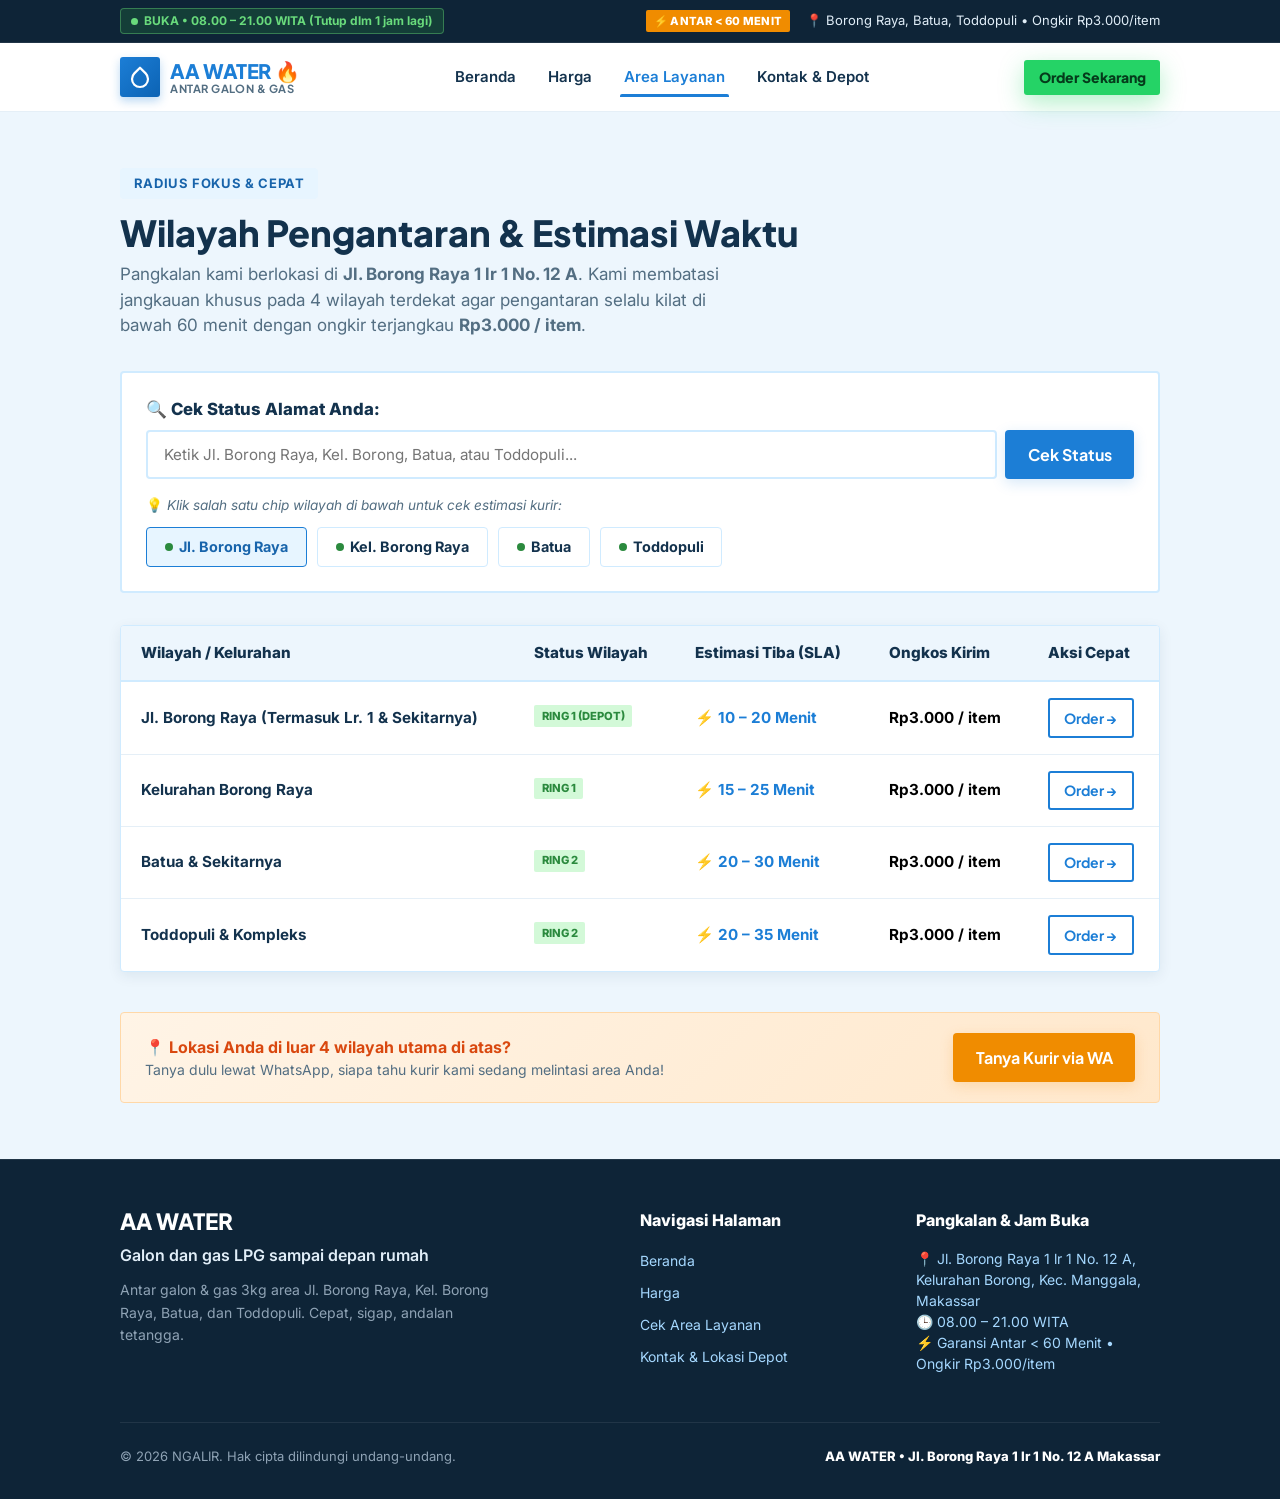
<file: area.html>
<!DOCTYPE html>
<html lang="id">
<head>
  <meta charset="UTF-8">
  <meta name="viewport" content="width=device-width, initial-scale=1.0, maximum-scale=5.0">
  <title>Cakupan Area Pengiriman — AA WATER Borong Raya</title>
  <meta name="description" content="Daftar wilayah jangkauan pengiriman galon & gas 3kg AA WATER. Jl. Borong Raya, Kel. Borong Raya, Batua, Toddopuli. Antar < 60 menit, ongkir Rp3.000/item.">
  
  <link rel="stylesheet" href="css/style.css">
  <link rel="icon" type="image/svg+xml" href="data:image/svg+xml,<svg xmlns='http://www.w3.org/2000/svg' viewBox='0 0 100 100'><text y='.9em' font-size='90'>💧</text></svg>">
</head>
<body>

  <!-- Top Operational Status Strip -->
  <div class="top-status-strip">
    <div class="container top-status-content">
      <div class="status-pill-live js-store-status open">
        <span class="status-indicator-dot"></span>
        <span class="js-status-text"><strong>BUKA</strong> • 08.00 – 21.00 WITA (Kurir Siap Antar)</span>
      </div>
      <div class="top-info-right">
        <span class="sla-badge-small">⚡ ANTAR &lt; 60 MENIT</span>
        <span>📍 Borong Raya, Batua, Toddopuli • Ongkir Rp3.000/item</span>
      </div>
    </div>
  </div>

  <!-- Header -->
  <header class="site-header">
    <div class="container header-container">
      <a href="index.html" class="brand-logo" aria-label="AA WATER Beranda">
        <div class="brand-icon-box">
          <svg width="24" height="24" viewBox="0 0 24 24" fill="none" stroke="currentColor" stroke-width="2.2" stroke-linecap="round" stroke-linejoin="round">
            <path d="M12 2.69l5.66 5.66a8 8 0 1 1-11.31 0z"></path>
          </svg>
        </div>
        <div class="brand-title-wrap">
          <div class="brand-name">AA WATER <span>🔥</span></div>
          <span class="brand-sub">Antar Galon & Gas</span>
        </div>
      </a>

      <!-- Desktop Nav (Tanpa Langganan) -->
      <nav class="main-nav">
        <a href="index.html" class="nav-link">Beranda</a>
        <a href="harga.html" class="nav-link">Harga</a>
        <a href="area.html" class="nav-link active">Area Layanan</a>
        <a href="kontak.html" class="nav-link">Kontak & Depot</a>
      </nav>

      <div class="header-actions">
        <a href="https://wa.me/6281342460279" target="_blank" class="btn btn-sm btn-wa js-wa-direct">
          Order Sekarang
        </a>
        <button class="mobile-nav-toggle" id="mobileMenuToggle" aria-label="Buka Menu">&#9776;</button>
      </div>
    </div>

    <!-- Mobile Drawer Nav (Tanpa Langganan) -->
    <div class="mobile-nav-drawer" id="mobileNavDrawer">
      <a href="index.html" class="mobile-nav-link">Beranda <span>&rarr;</span></a>
      <a href="harga.html" class="mobile-nav-link">Harga <span>&rarr;</span></a>
      <a href="area.html" class="mobile-nav-link active">Cek Area Layanan <span>&rarr;</span></a>
      <a href="kontak.html" class="mobile-nav-link">Kontak & Alamat Depot <span>&rarr;</span></a>
    </div>
  </header>

  <!-- MAIN -->
  <main>
    <section class="section section-bg">
      <div class="container">
        <div class="section-tag">Radius Fokus & Cepat</div>
        <h1 class="section-title">Wilayah Pengantaran & Estimasi Waktu</h1>
        <p class="section-sub">
          Pangkalan kami berlokasi di <strong>Jl. Borong Raya 1 lr 1 No. 12 A</strong>. Kami membatasi jangkauan khusus pada 4 wilayah terdekat agar pengantaran selalu kilat di bawah 60 menit dengan ongkir terjangkau <strong>Rp3.000 / item</strong>.
        </p>

        <!-- Area Search Box -->
        <div style="background:white; border:2px solid var(--color-border); border-radius:var(--radius-xl); padding:1.5rem; margin-bottom: 2rem;">
          <label for="areaSearchInput" style="display:block; font-weight:800; font-size:1.05rem; margin-bottom:0.5rem; color:var(--color-ink);">
            🔍 Cek Status Alamat Anda:
          </label>
          <div class="area-checker-input-wrap" style="max-width:100%; margin-bottom:1rem;">
            <input type="text" id="areaSearchInput" class="input-utility" placeholder="Ketik Jl. Borong Raya, Kel. Borong, Batua, atau Toddopuli...">
            <button type="button" class="btn btn-primary" id="btnCekArea">Cek Status</button>
          </div>
          <div id="areaSearchResult" class="area-check-result"></div>

          <div style="font-size:0.85rem; color:var(--color-ink-muted); margin-top:0.5rem;">
            💡 <em>Klik salah satu chip wilayah di bawah untuk cek estimasi kurir:</em>
          </div>
          <div class="chips-container" style="margin-top:0.75rem; margin-bottom:0;">
            <div class="area-chip active" data-area="Jl. Borong Raya"><span class="chip-dot"></span> Jl. Borong Raya</div>
            <div class="area-chip" data-area="Kelurahan Borong Raya"><span class="chip-dot"></span> Kel. Borong Raya</div>
            <div class="area-chip" data-area="Batua"><span class="chip-dot"></span> Batua</div>
            <div class="area-chip" data-area="Toddopuli"><span class="chip-dot"></span> Toddopuli</div>
          </div>
        </div>

        <!-- Tabel 4 Wilayah & Estimasi Waktu Kurir -->
        <div class="table-responsive" style="margin-bottom: 2.5rem; box-shadow: var(--shadow-md);">
          <table class="utility-table">
            <thead>
              <tr>
                <th>Wilayah / Kelurahan</th>
                <th>Status Wilayah</th>
                <th>Estimasi Tiba (SLA)</th>
                <th>Ongkos Kirim</th>
                <th>Aksi Cepat</th>
              </tr>
            </thead>
            <tbody>
              <tr>
                <td><strong>Jl. Borong Raya (Termasuk Lr. 1 & Sekitarnya)</strong></td>
                <td><span class="item-tag tag-tukar">Ring 1 (Depot)</span></td>
                <td><strong style="color:var(--color-primary);">⚡ 10 – 20 Menit</strong></td>
                <td><strong style="color:#000000;">Rp3.000 / item</strong></td>
                <td>
                  <a href="https://wa.me/6281342460279?text=Halo%20AA%20WATER,%20saya%20di%20Jl.%20Borong%20Raya.%20Pesan%20sekarang!" target="_blank" class="btn btn-sm btn-outline-primary">Order &rarr;</a>
                </td>
              </tr>
              <tr>
                <td><strong>Kelurahan Borong Raya</strong></td>
                <td><span class="item-tag tag-tukar">Ring 1</span></td>
                <td><strong style="color:var(--color-primary);">⚡ 15 – 25 Menit</strong></td>
                <td><strong style="color:#000000;">Rp3.000 / item</strong></td>
                <td>
                  <a href="https://wa.me/6281342460279?text=Halo%20AA%20WATER,%20saya%20di%20Kelurahan%20Borong%20Raya.%20Pesan%20sekarang!" target="_blank" class="btn btn-sm btn-outline-primary">Order &rarr;</a>
                </td>
              </tr>
              <tr>
                <td><strong>Batua & Sekitarnya</strong></td>
                <td><span class="item-tag tag-tukar">Ring 2</span></td>
                <td><strong style="color:var(--color-primary);">⚡ 20 – 30 Menit</strong></td>
                <td><strong style="color:#000000;">Rp3.000 / item</strong></td>
                <td>
                  <a href="https://wa.me/6281342460279?text=Halo%20AA%20WATER,%20saya%20di%20Batua.%20Pesan%20sekarang!" target="_blank" class="btn btn-sm btn-outline-primary">Order &rarr;</a>
                </td>
              </tr>
              <tr>
                <td><strong>Toddopuli & Kompleks</strong></td>
                <td><span class="item-tag tag-tukar">Ring 2</span></td>
                <td><strong style="color:var(--color-primary);">⚡ 20 – 35 Menit</strong></td>
                <td><strong style="color:#000000;">Rp3.000 / item</strong></td>
                <td>
                  <a href="https://wa.me/6281342460279?text=Halo%20AA%20WATER,%20saya%20di%20Toddopuli.%20Pesan%20sekarang!" target="_blank" class="btn btn-sm btn-outline-primary">Order &rarr;</a>
                </td>
              </tr>
            </tbody>
          </table>
        </div>

        <!-- Outside Area Banner -->
        <div class="outside-area-banner">
          <div>
            <div class="outside-banner-text">📍 Lokasi Anda di luar 4 wilayah utama di atas?</div>
            <div class="outside-banner-sub">Tanya dulu lewat WhatsApp, siapa tahu kurir kami sedang melintasi area Anda!</div>
          </div>
          <a href="https://wa.me/6281342460279?text=Halo%20AA%20WATER,%20mau%20tanya%20apakah%20bisa%20antar%20ke%20alamat%20saya%20ini?" target="_blank" class="btn btn-accent js-wa-direct">
            Tanya Kurir via WA
          </a>
        </div>
      </div>
    </section>
  </main>

  <!-- Footer -->
  <footer class="site-footer">
    <div class="container">
      <div class="footer-grid">
        <div class="footer-brand">
          <h3>AA WATER</h3>
          <div class="footer-tagline">Galon dan gas LPG sampai depan rumah</div>
          <p class="footer-desc">
            Antar galon & gas 3kg area Jl. Borong Raya, Kel. Borong Raya, Batua, dan Toddopuli. Cepat, sigap, andalan tetangga.
          </p>
        </div>
        <div>
          <div class="footer-col-title">Navigasi Halaman</div>
          <ul class="footer-links">
            <li><a href="index.html">Beranda</a></li>
            <li><a href="harga.html">Harga</a></li>
            <li><a href="area.html">Cek Area Layanan</a></li>
            <li><a href="kontak.html">Kontak & Lokasi Depot</a></li>
          </ul>
        </div>
        <div>
          <div class="footer-col-title">Pangkalan & Jam Buka</div>
          <p style="font-size:0.875rem; margin-bottom:0.5rem; color:#A5D8FF;">
            📍 Jl. Borong Raya 1 lr 1 No. 12 A, Kelurahan Borong, Kec. Manggala, Makassar<br>
            🕒 08.00 – 21.00 WITA<br>
            ⚡ Garansi Antar &lt; 60 Menit • Ongkir Rp3.000/item
          </p>
        </div>
      </div>
      <div class="footer-bottom">
        <div>&copy; 2026 NGALIR. Hak cipta dilindungi undang-undang.</div>
        <div class="footer-bottom-brand">AA WATER • Jl. Borong Raya 1 lr 1 No. 12 A Makassar</div>
      </div>
    </div>
  </footer>

  <!-- Mobile Sticky WA Bar -->
  <div class="mobile-floating-bar">
    <div class="mobile-floating-info">
      <span class="floating-sla">⚡ ANTAR &lt; 60 MENIT</span>
      <span class="floating-status js-floating-status">🟢 <strong>Buka</strong> (Siap Kirim)</span>
    </div>
    <a href="https://wa.me/6281342460279" target="_blank" class="btn btn-wa mobile-floating-btn js-wa-direct">
      Order Sekarang
    </a>
  </div>

  <!-- JQUERY & JAVASCRIPT APP (Lokal & Cepat) -->
  <script src="js/jquery-3.7.1.min.js"></script>
  <script src="js/app.js"></script>
</body>
</html>
</file>
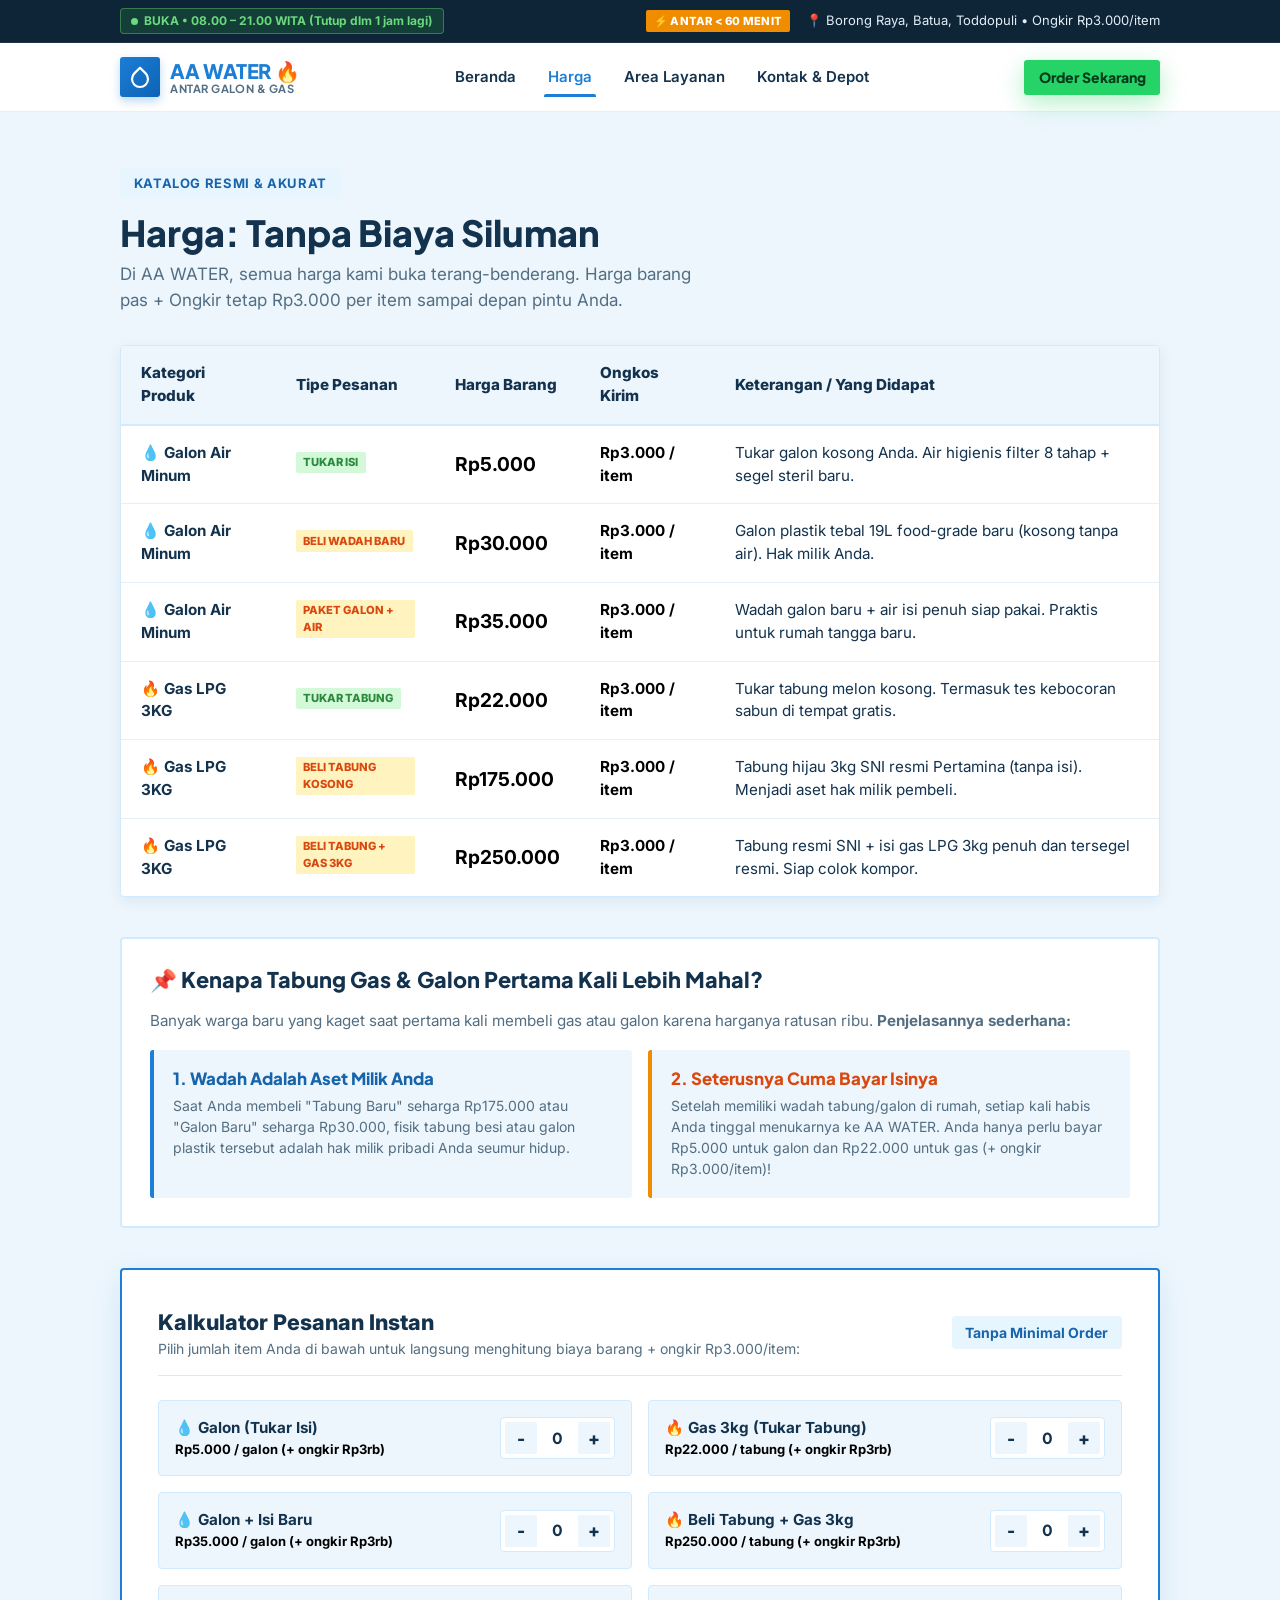
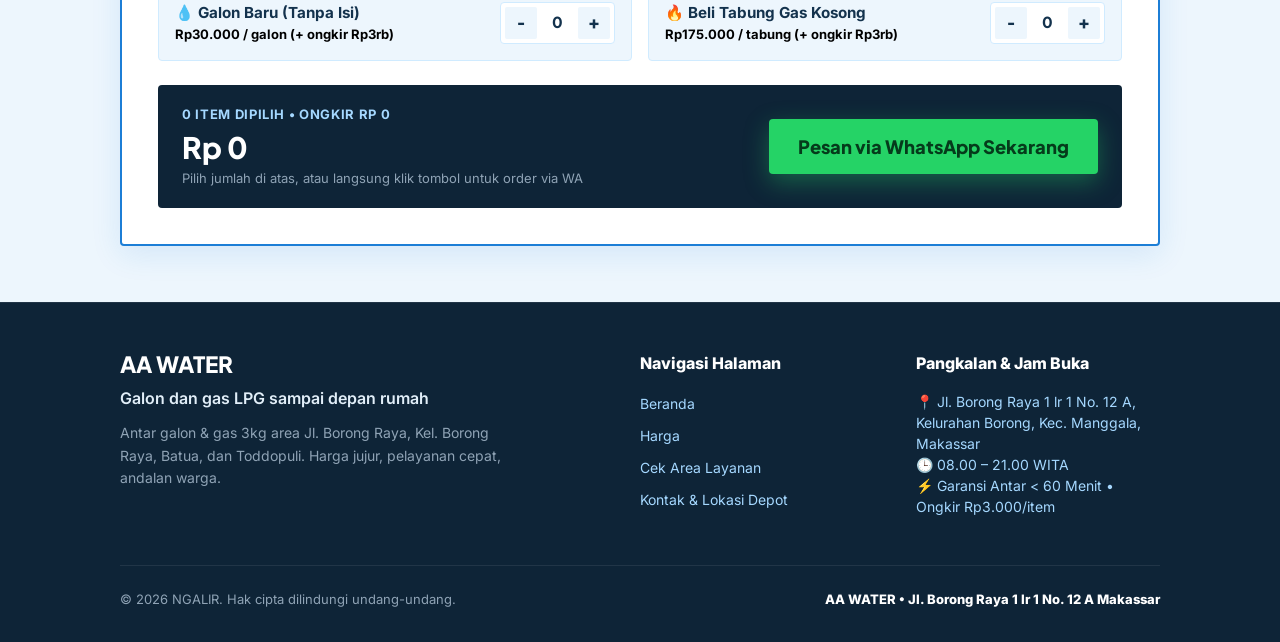
<file: harga.html>
<!DOCTYPE html>
<html lang="id">
<head>
  <meta charset="UTF-8">
  <meta name="viewport" content="width=device-width, initial-scale=1.0, maximum-scale=5.0">
  <title>Daftar Harga Lengkap — AA WATER (Tukar vs Beli)</title>
  <meta name="description" content="Katalog harga lengkap galon air & tabung gas 3kg AA WATER. Harga jelas tanpa biaya siluman: Galon tukar Rp5rb, Gas tukar Rp22rb, ongkir Rp3.000/item.">
  
  <link rel="stylesheet" href="css/style.css">
  <link rel="icon" type="image/svg+xml" href="data:image/svg+xml,<svg xmlns='http://www.w3.org/2000/svg' viewBox='0 0 100 100'><text y='.9em' font-size='90'>💧</text></svg>">
</head>
<body>

  <!-- Top Operational Status Strip -->
  <div class="top-status-strip">
    <div class="container top-status-content">
      <div class="status-pill-live js-store-status open">
        <span class="status-indicator-dot"></span>
        <span class="js-status-text"><strong>BUKA</strong> • 08.00 – 21.00 WITA (Kurir Siap Antar)</span>
      </div>
      <div class="top-info-right">
        <span class="sla-badge-small">⚡ ANTAR &lt; 60 MENIT</span>
        <span>📍 Borong Raya, Batua, Toddopuli • Ongkir Rp3.000/item</span>
      </div>
    </div>
  </div>

  <!-- Header -->
  <header class="site-header">
    <div class="container header-container">
      <a href="index.html" class="brand-logo" aria-label="AA WATER Beranda">
        <div class="brand-icon-box">
          <svg width="24" height="24" viewBox="0 0 24 24" fill="none" stroke="currentColor" stroke-width="2.2" stroke-linecap="round" stroke-linejoin="round">
            <path d="M12 2.69l5.66 5.66a8 8 0 1 1-11.31 0z"></path>
          </svg>
        </div>
        <div class="brand-title-wrap">
          <div class="brand-name">AA WATER <span>🔥</span></div>
          <span class="brand-sub">Antar Galon & Gas</span>
        </div>
      </a>

      <!-- Desktop Nav (Tanpa Langganan) -->
      <nav class="main-nav">
        <a href="index.html" class="nav-link">Beranda</a>
        <a href="harga.html" class="nav-link active">Harga</a>
        <a href="area.html" class="nav-link">Area Layanan</a>
        <a href="kontak.html" class="nav-link">Kontak & Depot</a>
      </nav>

      <div class="header-actions">
        <a href="https://wa.me/6281342460279" target="_blank" class="btn btn-sm btn-wa js-wa-direct">
          Order Sekarang
        </a>
        <button class="mobile-nav-toggle" id="mobileMenuToggle" aria-label="Buka Menu">&#9776;</button>
      </div>
    </div>

    <!-- Mobile Drawer Nav (Tanpa Langganan) -->
    <div class="mobile-nav-drawer" id="mobileNavDrawer">
      <a href="index.html" class="mobile-nav-link">Beranda <span>&rarr;</span></a>
      <a href="harga.html" class="mobile-nav-link active">Harga <span>&rarr;</span></a>
      <a href="area.html" class="mobile-nav-link">Cek Area Layanan <span>&rarr;</span></a>
      <a href="kontak.html" class="mobile-nav-link">Kontak & Alamat Depot <span>&rarr;</span></a>
    </div>
  </header>

  <!-- CONTENT -->
  <main>
    <section class="section section-bg">
      <div class="container">
        <div class="section-tag">Katalog Resmi & Akurat</div>
        <h1 class="section-title">Harga: Tanpa Biaya Siluman</h1>
        <p class="section-sub">
          Di AA WATER, semua harga kami buka terang-benderang. Harga barang pas + Ongkir tetap Rp3.000 per item sampai depan pintu Anda.
        </p>

        <!-- Tabel Lengkap Harga Transparan -->
        <div class="table-responsive" style="margin-bottom: 2.5rem; box-shadow: var(--shadow-md);">
          <table class="utility-table">
            <thead>
              <tr>
                <th>Kategori Produk</th>
                <th>Tipe Pesanan</th>
                <th>Harga Barang</th>
                <th>Ongkos Kirim</th>
                <th>Keterangan / Yang Didapat</th>
              </tr>
            </thead>
            <tbody>
              <tr>
                <td><strong>💧 Galon Air Minum</strong></td>
                <td><span class="item-tag tag-tukar">Tukar Isi</span></td>
                <td><strong style="color:#000000; font-size:1.2rem;">Rp5.000</strong></td>
                <td><span style="color:#000000; font-weight:700;">Rp3.000 / item</span></td>
                <td>Tukar galon kosong Anda. Air higienis filter 8 tahap + segel steril baru.</td>
              </tr>
              <tr>
                <td><strong>💧 Galon Air Minum</strong></td>
                <td><span class="item-tag tag-beli">Beli Wadah Baru</span></td>
                <td><strong style="color:#000000; font-size:1.2rem;">Rp30.000</strong></td>
                <td><span style="color:#000000; font-weight:700;">Rp3.000 / item</span></td>
                <td>Galon plastik tebal 19L food-grade baru (kosong tanpa air). Hak milik Anda.</td>
              </tr>
              <tr>
                <td><strong>💧 Galon Air Minum</strong></td>
                <td><span class="item-tag tag-beli">Paket Galon + Air</span></td>
                <td><strong style="color:#000000; font-size:1.2rem;">Rp35.000</strong></td>
                <td><span style="color:#000000; font-weight:700;">Rp3.000 / item</span></td>
                <td>Wadah galon baru + air isi penuh siap pakai. Praktis untuk rumah tangga baru.</td>
              </tr>
              <tr>
                <td><strong>🔥 Gas LPG 3KG</strong></td>
                <td><span class="item-tag tag-tukar">Tukar Tabung</span></td>
                <td><strong style="color:#000000; font-size:1.2rem;">Rp22.000</strong></td>
                <td><span style="color:#000000; font-weight:700;">Rp3.000 / item</span></td>
                <td>Tukar tabung melon kosong. Termasuk tes kebocoran sabun di tempat gratis.</td>
              </tr>
              <tr>
                <td><strong>🔥 Gas LPG 3KG</strong></td>
                <td><span class="item-tag tag-beli">Beli Tabung Kosong</span></td>
                <td><strong style="color:#000000; font-size:1.2rem;">Rp175.000</strong></td>
                <td><span style="color:#000000; font-weight:700;">Rp3.000 / item</span></td>
                <td>Tabung hijau 3kg SNI resmi Pertamina (tanpa isi). Menjadi aset hak milik pembeli.</td>
              </tr>
              <tr>
                <td><strong>🔥 Gas LPG 3KG</strong></td>
                <td><span class="item-tag tag-beli">Beli Tabung + Gas 3kg</span></td>
                <td><strong style="color:#000000; font-size:1.2rem;">Rp250.000</strong></td>
                <td><span style="color:#000000; font-weight:700;">Rp3.000 / item</span></td>
                <td>Tabung resmi SNI + isi gas LPG 3kg penuh dan tersegel resmi. Siap colok kompor.</td>
              </tr>
            </tbody>
          </table>
        </div>

        <!-- Edukasi Kepemilikan Tabung & Galon -->
        <div style="background:white; border:2px solid var(--color-border); border-radius:var(--radius-xl); padding:1.75rem; margin-bottom: 2.5rem;">
          <h2 style="font-size:1.35rem; font-weight:800; color:var(--color-ink); margin-bottom:1rem;">
            📌 Kenapa Tabung Gas & Galon Pertama Kali Lebih Mahal?
          </h2>
          <p style="font-size:0.95rem; color:var(--color-ink-muted); line-height:1.6; margin-bottom:1rem;">
            Banyak warga baru yang kaget saat pertama kali membeli gas atau galon karena harganya ratusan ribu. <strong>Penjelasannya sederhana:</strong>
          </p>
          <div style="display:grid; grid-template-columns:repeat(auto-fit, minmax(min(280px, 100%), 1fr)); gap:1rem;">
            <div style="background:var(--color-section); border-radius:var(--radius-md); padding:1.2rem; border-left:4px solid var(--color-primary);">
              <h4 style="font-size:1.05rem; font-weight:800; color:var(--color-primary-dark); margin-bottom:0.35rem;">1. Wadah Adalah Aset Milik Anda</h4>
              <p style="font-size:0.875rem; color:var(--color-ink-muted);">
                Saat Anda membeli "Tabung Baru" seharga Rp175.000 atau "Galon Baru" seharga Rp30.000, fisik tabung besi atau galon plastik tersebut adalah hak milik pribadi Anda seumur hidup.
              </p>
            </div>
            <div style="background:var(--color-section); border-radius:var(--radius-md); padding:1.2rem; border-left:4px solid var(--color-accent);">
              <h4 style="font-size:1.05rem; font-weight:800; color:var(--color-accent-dark); margin-bottom:0.35rem;">2. Seterusnya Cuma Bayar Isinya</h4>
              <p style="font-size:0.875rem; color:var(--color-ink-muted);">
                Setelah memiliki wadah tabung/galon di rumah, setiap kali habis Anda tinggal menukarnya ke AA WATER. Anda hanya perlu bayar Rp5.000 untuk galon dan Rp22.000 untuk gas (+ ongkir Rp3.000/item)!
              </p>
            </div>
          </div>
        </div>

        <!-- KALKULATOR PESANAN INTERAKTIF -->
        <div class="order-builder-box" id="orderBuilder">
          <div class="builder-header">
            <div>
              <div class="builder-title">Kalkulator Pesanan Instan</div>
              <div class="builder-sub">Pilih jumlah item Anda di bawah untuk langsung menghitung biaya barang + ongkir Rp3.000/item:</div>
            </div>
            <div style="font-size:0.875rem; font-weight:700; color:var(--color-primary-dark); background:var(--color-primary-light); padding:0.4rem 0.85rem; border-radius:var(--radius-full);">
              Tanpa Minimal Order
            </div>
          </div>

          <div class="builder-items-grid">
            <div class="builder-row">
              <div class="builder-row-info">
                <div class="builder-row-title">💧 Galon (Tukar Isi)</div>
                <div class="builder-row-price">Rp5.000 / galon (+ ongkir Rp3rb)</div>
              </div>
              <div class="qty-control">
                <button type="button" class="qty-btn js-qty-minus" data-item="galon_tukar">-</button>
                <span class="qty-display js-qty-val" data-item="galon_tukar">0</span>
                <button type="button" class="qty-btn js-qty-plus" data-item="galon_tukar">+</button>
              </div>
            </div>

            <div class="builder-row">
              <div class="builder-row-info">
                <div class="builder-row-title">🔥 Gas 3kg (Tukar Tabung)</div>
                <div class="builder-row-price">Rp22.000 / tabung (+ ongkir Rp3rb)</div>
              </div>
              <div class="qty-control">
                <button type="button" class="qty-btn js-qty-minus" data-item="gas_tukar">-</button>
                <span class="qty-display js-qty-val" data-item="gas_tukar">0</span>
                <button type="button" class="qty-btn js-qty-plus" data-item="gas_tukar">+</button>
              </div>
            </div>

            <div class="builder-row">
              <div class="builder-row-info">
                <div class="builder-row-title">💧 Galon + Isi Baru</div>
                <div class="builder-row-price">Rp35.000 / galon (+ ongkir Rp3rb)</div>
              </div>
              <div class="qty-control">
                <button type="button" class="qty-btn js-qty-minus" data-item="galon_isi_baru">-</button>
                <span class="qty-display js-qty-val" data-item="galon_isi_baru">0</span>
                <button type="button" class="qty-btn js-qty-plus" data-item="galon_isi_baru">+</button>
              </div>
            </div>

            <div class="builder-row">
              <div class="builder-row-info">
                <div class="builder-row-title">🔥 Beli Tabung + Gas 3kg</div>
                <div class="builder-row-price">Rp250.000 / tabung (+ ongkir Rp3rb)</div>
              </div>
              <div class="qty-control">
                <button type="button" class="qty-btn js-qty-minus" data-item="gas_tabung_isi">-</button>
                <span class="qty-display js-qty-val" data-item="gas_tabung_isi">0</span>
                <button type="button" class="qty-btn js-qty-plus" data-item="gas_tabung_isi">+</button>
              </div>
            </div>

            <!-- Galon Baru (Tanpa Isi) -->
            <div class="builder-row">
              <div class="builder-row-info">
                <div class="builder-row-title">💧 Galon Baru (Tanpa Isi)</div>
                <div class="builder-row-price">Rp30.000 / galon (+ ongkir Rp3rb)</div>
              </div>
              <div class="qty-control">
                <button type="button" class="qty-btn js-qty-minus" data-item="galon_baru" aria-label="Kurangi Galon Baru Tanpa Isi">-</button>
                <span class="qty-display js-qty-val" data-item="galon_baru">0</span>
                <button type="button" class="qty-btn js-qty-plus" data-item="galon_baru" aria-label="Tambah Galon Baru Tanpa Isi">+</button>
              </div>
            </div>

            <!-- Beli Tabung Gas Kosong -->
            <div class="builder-row">
              <div class="builder-row-info">
                <div class="builder-row-title">🔥 Beli Tabung Gas Kosong</div>
                <div class="builder-row-price">Rp175.000 / tabung (+ ongkir Rp3rb)</div>
              </div>
              <div class="qty-control">
                <button type="button" class="qty-btn js-qty-minus" data-item="gas_tabung_baru" aria-label="Kurangi Beli Tabung Gas Kosong">-</button>
                <span class="qty-display js-qty-val" data-item="gas_tabung_baru">0</span>
                <button type="button" class="qty-btn js-qty-plus" data-item="gas_tabung_baru" aria-label="Tambah Beli Tabung Gas Kosong">+</button>
              </div>
            </div>
          </div>

          <div class="builder-summary-card">
            <div>
              <div class="builder-total-label" id="builderItemCount">0 item dipilih • Ongkir Rp0</div>
              <div class="builder-total-price" id="builderSubtotal">Rp0</div>
              <div class="builder-total-desc" id="builderSummaryDesc">Pilih jumlah di atas, atau langsung klik tombol untuk order via WA</div>
            </div>
            <div class="builder-action-btns">
              <button type="button" class="btn btn-wa btn-lg" id="btnSendOrderWA">
                Pesan via WhatsApp Sekarang
              </button>
            </div>
          </div>
        </div>
      </div>
    </section>
  </main>

  <!-- Footer -->
  <footer class="site-footer">
    <div class="container">
      <div class="footer-grid">
        <div class="footer-brand">
          <h3>AA WATER</h3>
          <div class="footer-tagline">Galon dan gas LPG sampai depan rumah</div>
          <p class="footer-desc">
            Antar galon & gas 3kg area Jl. Borong Raya, Kel. Borong Raya, Batua, dan Toddopuli. Harga jujur, pelayanan cepat, andalan warga.
          </p>
        </div>
        <div>
          <div class="footer-col-title">Navigasi Halaman</div>
          <ul class="footer-links">
            <li><a href="index.html">Beranda</a></li>
            <li><a href="harga.html">Harga</a></li>
            <li><a href="area.html">Cek Area Layanan</a></li>
            <li><a href="kontak.html">Kontak & Lokasi Depot</a></li>
          </ul>
        </div>
        <div>
          <div class="footer-col-title">Pangkalan & Jam Buka</div>
          <p style="font-size:0.875rem; margin-bottom:0.5rem; color:#A5D8FF;">
            📍 Jl. Borong Raya 1 lr 1 No. 12 A, Kelurahan Borong, Kec. Manggala, Makassar<br>
            🕒 08.00 – 21.00 WITA<br>
            ⚡ Garansi Antar &lt; 60 Menit • Ongkir Rp3.000/item
          </p>
        </div>
      </div>
      <div class="footer-bottom">
        <div>&copy; 2026 NGALIR. Hak cipta dilindungi undang-undang.</div>
        <div class="footer-bottom-brand">AA WATER • Jl. Borong Raya 1 lr 1 No. 12 A Makassar</div>
      </div>
    </div>
  </footer>

  <!-- Mobile Sticky WA Bar -->
  <div class="mobile-floating-bar">
    <div class="mobile-floating-info">
      <span class="floating-sla">⚡ ANTAR &lt; 60 MENIT</span>
      <span class="floating-status js-floating-status">🟢 <strong>Buka</strong> (Siap Kirim)</span>
    </div>
    <a href="https://wa.me/6281342460279" target="_blank" class="btn btn-wa mobile-floating-btn js-wa-direct">
      Order Sekarang
    </a>
  </div>

  <!-- JQUERY & JAVASCRIPT APP (Lokal & Cepat) -->
  <script src="js/jquery-3.7.1.min.js"></script>
  <script src="js/app.js"></script>
</body>
</html>
</file>
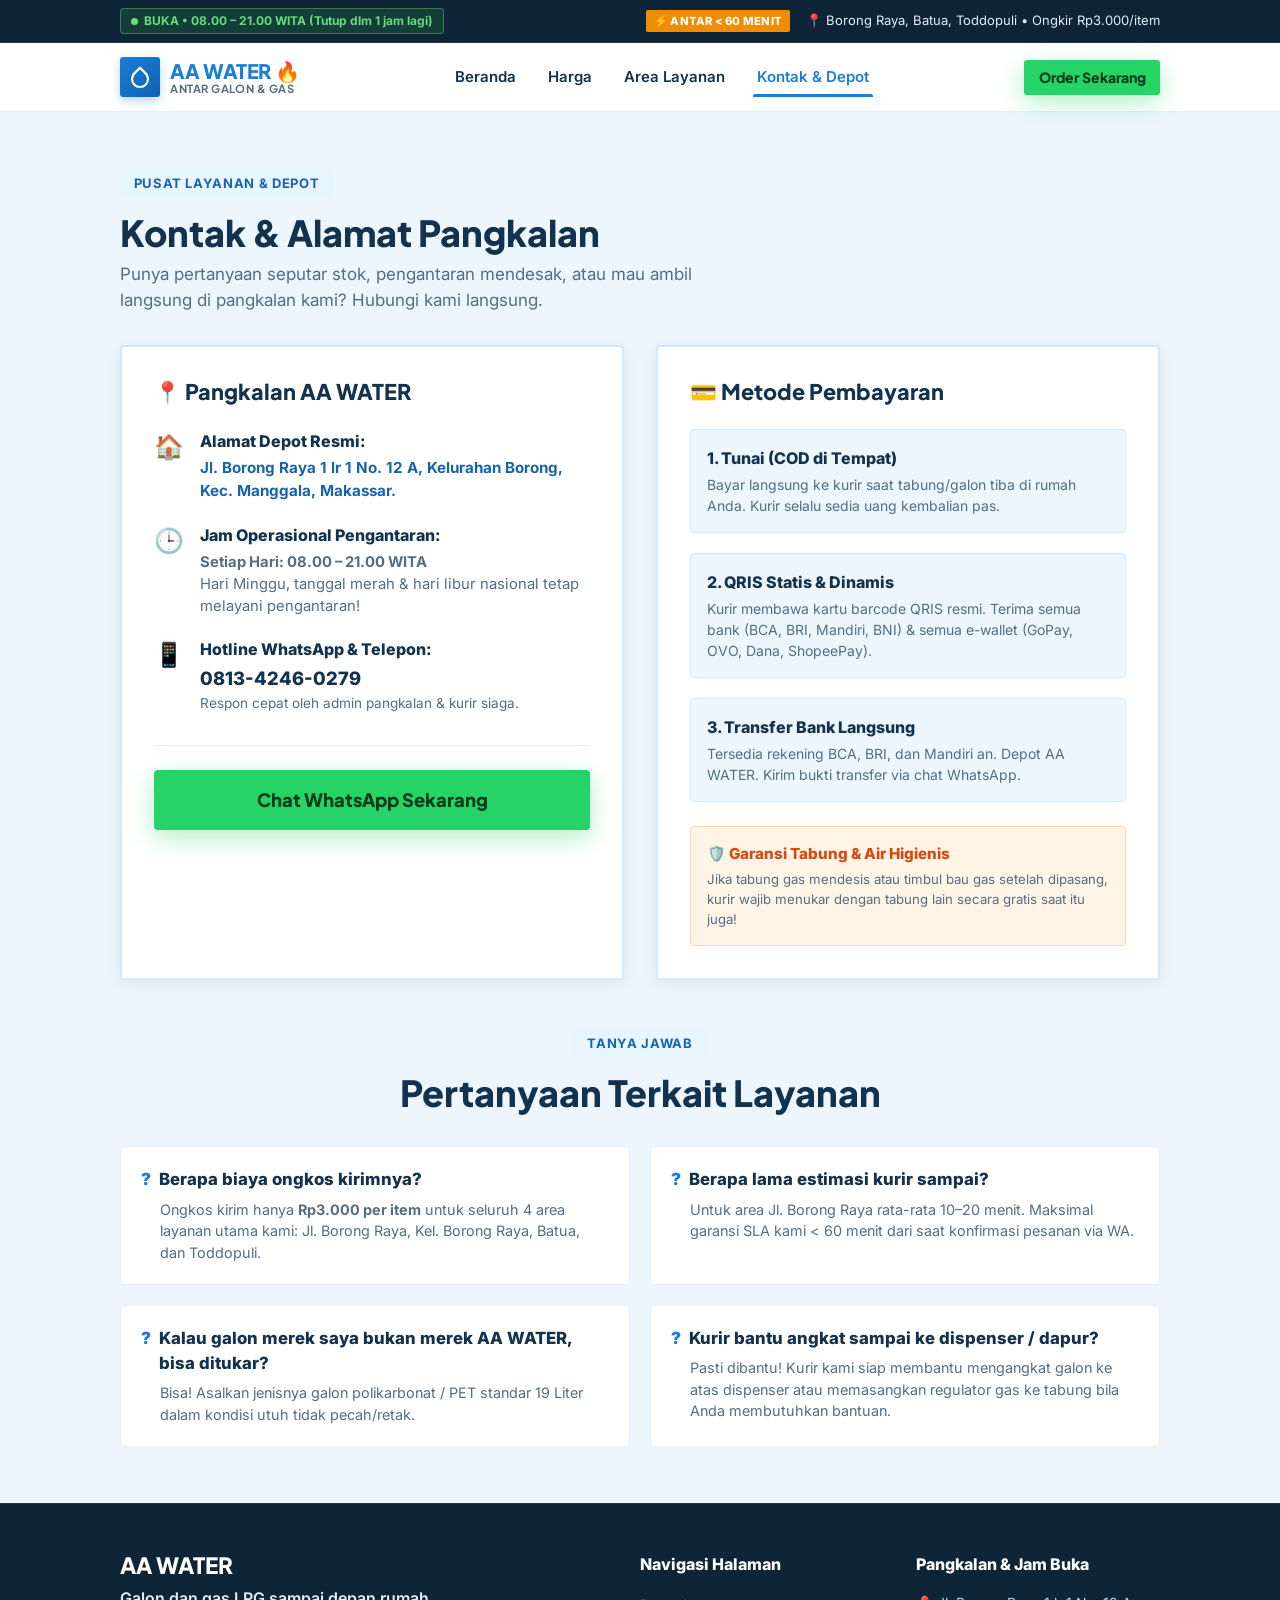
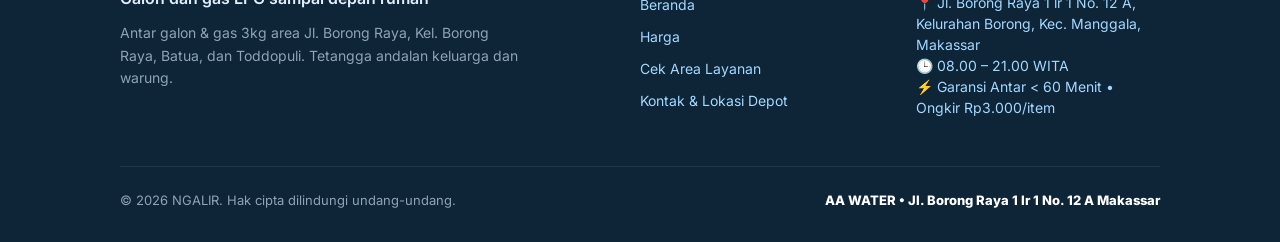
<file: kontak.html>
<!DOCTYPE html>
<html lang="id">
<head>
  <meta charset="UTF-8">
  <meta name="viewport" content="width=device-width, initial-scale=1.0, maximum-scale=5.0">
  <title>Kontak & Lokasi Depot — AA WATER Borong Raya</title>
  <meta name="description" content="Kontak resmi dan alamat pangkalan AA WATER di Jl. Borong Raya 1 lr 1 No. 12 A Makassar. Jam operasional 08.00 - 21.00, hotline WhatsApp 0813-4246-0279.">
  
  <link rel="stylesheet" href="css/style.css">
  <link rel="icon" type="image/svg+xml" href="data:image/svg+xml,<svg xmlns='http://www.w3.org/2000/svg' viewBox='0 0 100 100'><text y='.9em' font-size='90'>💧</text></svg>">
</head>
<body>

  <!-- Top Operational Status Strip -->
  <div class="top-status-strip">
    <div class="container top-status-content">
      <div class="status-pill-live js-store-status open">
        <span class="status-indicator-dot"></span>
        <span class="js-status-text"><strong>BUKA</strong> • 08.00 – 21.00 WITA (Kurir Siap Antar)</span>
      </div>
      <div class="top-info-right">
        <span class="sla-badge-small">⚡ ANTAR &lt; 60 MENIT</span>
        <span>📍 Borong Raya, Batua, Toddopuli • Ongkir Rp3.000/item</span>
      </div>
    </div>
  </div>

  <!-- Header -->
  <header class="site-header">
    <div class="container header-container">
      <a href="index.html" class="brand-logo" aria-label="AA WATER Beranda">
        <div class="brand-icon-box">
          <svg width="24" height="24" viewBox="0 0 24 24" fill="none" stroke="currentColor" stroke-width="2.2" stroke-linecap="round" stroke-linejoin="round">
            <path d="M12 2.69l5.66 5.66a8 8 0 1 1-11.31 0z"></path>
          </svg>
        </div>
        <div class="brand-title-wrap">
          <div class="brand-name">AA WATER <span>🔥</span></div>
          <span class="brand-sub">Antar Galon & Gas</span>
        </div>
      </a>

      <!-- Desktop Nav (Tanpa Langganan) -->
      <nav class="main-nav">
        <a href="index.html" class="nav-link">Beranda</a>
        <a href="harga.html" class="nav-link">Harga</a>
        <a href="area.html" class="nav-link">Area Layanan</a>
        <a href="kontak.html" class="nav-link active">Kontak & Depot</a>
      </nav>

      <div class="header-actions">
        <a href="https://wa.me/6281342460279" target="_blank" class="btn btn-sm btn-wa js-wa-direct">
          Order Sekarang
        </a>
        <button class="mobile-nav-toggle" id="mobileMenuToggle" aria-label="Buka Menu">&#9776;</button>
      </div>
    </div>

    <!-- Mobile Drawer Nav (Tanpa Langganan) -->
    <div class="mobile-nav-drawer" id="mobileNavDrawer">
      <a href="index.html" class="mobile-nav-link">Beranda <span>&rarr;</span></a>
      <a href="harga.html" class="mobile-nav-link">Harga <span>&rarr;</span></a>
      <a href="area.html" class="mobile-nav-link">Cek Area Layanan <span>&rarr;</span></a>
      <a href="kontak.html" class="mobile-nav-link active">Kontak & Alamat Depot <span>&rarr;</span></a>
    </div>
  </header>

  <!-- MAIN -->
  <main>
    <section class="section section-bg">
      <div class="container">
        <div class="section-tag">Pusat Layanan & Depot</div>
        <h1 class="section-title">Kontak & Alamat Pangkalan</h1>
        <p class="section-sub">
          Punya pertanyaan seputar stok, pengantaran mendesak, atau mau ambil langsung di pangkalan kami? Hubungi kami langsung.
        </p>

        <div style="display:grid; grid-template-columns:repeat(auto-fit, minmax(min(320px, 100%), 1fr)); gap:2rem; margin-bottom: 3rem;">
          
          <!-- Informasi Depot & Hotline -->
          <div style="background:white; border:2px solid var(--color-border); border-radius:var(--radius-2xl); padding:2rem; box-shadow:var(--shadow-md);">
            <h3 style="font-size:1.35rem; font-weight:800; margin-bottom:1.5rem; color:var(--color-ink);">
              📍 Pangkalan AA WATER
            </h3>

            <div style="display:flex; flex-direction:column; gap:1.25rem;">
              <div style="display:flex; gap:1rem; align-items:flex-start;">
                <div style="font-size:1.5rem; color:var(--color-primary);">🏠</div>
                <div>
                  <div style="font-weight:800; font-size:1rem; color:var(--color-ink);">Alamat Depot Resmi:</div>
                  <div style="font-size:0.95rem; color:var(--color-primary-dark); font-weight:700; margin-top:0.25rem; line-height:1.5;">
                    Jl. Borong Raya 1 lr 1 No. 12 A, Kelurahan Borong, Kec. Manggala, Makassar.
                  </div>
                </div>
              </div>

              <div style="display:flex; gap:1rem; align-items:flex-start;">
                <div style="font-size:1.5rem; color:var(--color-accent);">🕒</div>
                <div>
                  <div style="font-weight:800; font-size:1rem; color:var(--color-ink);">Jam Operasional Pengantaran:</div>
                  <div style="font-size:0.925rem; color:var(--color-ink-muted); margin-top:0.25rem; line-height:1.5;">
                    <strong>Setiap Hari: 08.00 – 21.00 WITA</strong><br>
                    Hari Minggu, tanggal merah & hari libur nasional tetap melayani pengantaran!
                  </div>
                </div>
              </div>

              <div style="display:flex; gap:1rem; align-items:flex-start;">
                <div style="font-size:1.5rem; color:#25D366;">📱</div>
                <div>
                  <div style="font-weight:800; font-size:1rem; color:var(--color-ink);">Hotline WhatsApp & Telepon:</div>
                  <div style="font-size:1.15rem; font-weight:800; color:var(--color-ink); margin-top:0.25rem;">
                    0813-4246-0279
                  </div>
                  <div style="font-size:0.85rem; color:var(--color-ink-muted);">Respon cepat oleh admin pangkalan & kurir siaga.</div>
                </div>
              </div>
            </div>

            <div style="margin-top:2rem; padding-top:1.5rem; border-top:1px solid var(--color-border-subtle);">
              <a href="https://wa.me/6281342460279?text=Halo%20AA%20WATER,%20mau%20tanya%20info%20pemesanan" target="_blank" class="btn btn-wa btn-lg" style="width:100%;">
                Chat WhatsApp Sekarang
              </a>
            </div>
          </div>

          <!-- Metode Pembayaran & Keamanan -->
          <div style="background:white; border:2px solid var(--color-border); border-radius:var(--radius-2xl); padding:2rem; box-shadow:var(--shadow-md);">
            <h3 style="font-size:1.35rem; font-weight:800; margin-bottom:1.5rem; color:var(--color-ink);">
              💳 Metode Pembayaran
            </h3>

            <div style="display:flex; flex-direction:column; gap:1.25rem;">
              <div style="background:var(--color-section); border-radius:var(--radius-lg); padding:1rem; border:1px solid var(--color-border);">
                <div style="font-weight:800; font-size:1rem; color:var(--color-ink); margin-bottom:0.25rem;">
                  1. Tunai (COD di Tempat)
                </div>
                <div style="font-size:0.875rem; color:var(--color-ink-muted);">
                  Bayar langsung ke kurir saat tabung/galon tiba di rumah Anda. Kurir selalu sedia uang kembalian pas.
                </div>
              </div>

              <div style="background:var(--color-section); border-radius:var(--radius-lg); padding:1rem; border:1px solid var(--color-border);">
                <div style="font-weight:800; font-size:1rem; color:var(--color-ink); margin-bottom:0.25rem;">
                  2. QRIS Statis & Dinamis
                </div>
                <div style="font-size:0.875rem; color:var(--color-ink-muted);">
                  Kurir membawa kartu barcode QRIS resmi. Terima semua bank (BCA, BRI, Mandiri, BNI) & semua e-wallet (GoPay, OVO, Dana, ShopeePay).
                </div>
              </div>

              <div style="background:var(--color-section); border-radius:var(--radius-lg); padding:1rem; border:1px solid var(--color-border);">
                <div style="font-weight:800; font-size:1rem; color:var(--color-ink); margin-bottom:0.25rem;">
                  3. Transfer Bank Langsung
                </div>
                <div style="font-size:0.875rem; color:var(--color-ink-muted);">
                  Tersedia rekening BCA, BRI, dan Mandiri an. Depot AA WATER. Kirim bukti transfer via chat WhatsApp.
                </div>
              </div>
            </div>

            <!-- Jaminan Keamanan -->
            <div style="margin-top:1.5rem; background:#FFF4E6; border:1.5px solid #FFD8A8; border-radius:var(--radius-lg); padding:1rem;">
              <div style="font-weight:800; color:#D9480F; font-size:0.95rem; margin-bottom:0.25rem;">
                🛡️ Garansi Tabung & Air Higienis
              </div>
              <div style="font-size:0.825rem; color:#536E82; line-height:1.5;">
                Jika tabung gas mendesis atau timbul bau gas setelah dipasang, kurir wajib menukar dengan tabung lain secara gratis saat itu juga!
              </div>
            </div>
          </div>

        </div>

        <!-- FAQ Lengkap -->
        <div style="margin-top:3rem;">
          <div class="text-center" style="margin-bottom:2rem;">
            <div class="section-tag">Tanya Jawab</div>
            <h2 class="section-title">Pertanyaan Terkait Layanan</h2>
          </div>

          <div class="faq-grid">
            <div class="faq-card">
              <div class="faq-q"><span class="faq-q-icon">?</span> Berapa biaya ongkos kirimnya?</div>
              <div class="faq-a">Ongkos kirim hanya <strong>Rp3.000 per item</strong> untuk seluruh 4 area layanan utama kami: Jl. Borong Raya, Kel. Borong Raya, Batua, dan Toddopuli.</div>
            </div>

            <div class="faq-card">
              <div class="faq-q"><span class="faq-q-icon">?</span> Berapa lama estimasi kurir sampai?</div>
              <div class="faq-a">Untuk area Jl. Borong Raya rata-rata 10–20 menit. Maksimal garansi SLA kami &lt; 60 menit dari saat konfirmasi pesanan via WA.</div>
            </div>

            <div class="faq-card">
              <div class="faq-q"><span class="faq-q-icon">?</span> Kalau galon merek saya bukan merek AA WATER, bisa ditukar?</div>
              <div class="faq-a">Bisa! Asalkan jenisnya galon polikarbonat / PET standar 19 Liter dalam kondisi utuh tidak pecah/retak.</div>
            </div>

            <div class="faq-card">
              <div class="faq-q"><span class="faq-q-icon">?</span> Kurir bantu angkat sampai ke dispenser / dapur?</div>
              <div class="faq-a">Pasti dibantu! Kurir kami siap membantu mengangkat galon ke atas dispenser atau memasangkan regulator gas ke tabung bila Anda membutuhkan bantuan.</div>
            </div>
          </div>
        </div>

      </div>
    </section>
  </main>

  <!-- Footer -->
  <footer class="site-footer">
    <div class="container">
      <div class="footer-grid">
        <div class="footer-brand">
          <h3>AA WATER</h3>
          <div class="footer-tagline">Galon dan gas LPG sampai depan rumah</div>
          <p class="footer-desc">
            Antar galon & gas 3kg area Jl. Borong Raya, Kel. Borong Raya, Batua, dan Toddopuli. Tetangga andalan keluarga dan warung.
          </p>
        </div>
        <div>
          <div class="footer-col-title">Navigasi Halaman</div>
          <ul class="footer-links">
            <li><a href="index.html">Beranda</a></li>
            <li><a href="harga.html">Harga</a></li>
            <li><a href="area.html">Cek Area Layanan</a></li>
            <li><a href="kontak.html">Kontak & Lokasi Depot</a></li>
          </ul>
        </div>
        <div>
          <div class="footer-col-title">Pangkalan & Jam Buka</div>
          <p style="font-size:0.875rem; margin-bottom:0.5rem; color:#A5D8FF;">
            📍 Jl. Borong Raya 1 lr 1 No. 12 A, Kelurahan Borong, Kec. Manggala, Makassar<br>
            🕒 08.00 – 21.00 WITA<br>
            ⚡ Garansi Antar &lt; 60 Menit • Ongkir Rp3.000/item
          </p>
        </div>
      </div>
      <div class="footer-bottom">
        <div>&copy; 2026 NGALIR. Hak cipta dilindungi undang-undang.</div>
        <div class="footer-bottom-brand">AA WATER • Jl. Borong Raya 1 lr 1 No. 12 A Makassar</div>
      </div>
    </div>
  </footer>

  <!-- Mobile Sticky WA Bar -->
  <div class="mobile-floating-bar">
    <div class="mobile-floating-info">
      <span class="floating-sla">⚡ ANTAR &lt; 60 MENIT</span>
      <span class="floating-status js-floating-status">🟢 <strong>Buka</strong> (Siap Kirim)</span>
    </div>
    <a href="https://wa.me/6281342460279" target="_blank" class="btn btn-wa mobile-floating-btn js-wa-direct">
      Order Sekarang
    </a>
  </div>

  <!-- JQUERY & JAVASCRIPT APP (Lokal & Cepat) -->
  <script src="js/jquery-3.7.1.min.js"></script>
  <script src="js/app.js"></script>
</body>
</html>
</file>
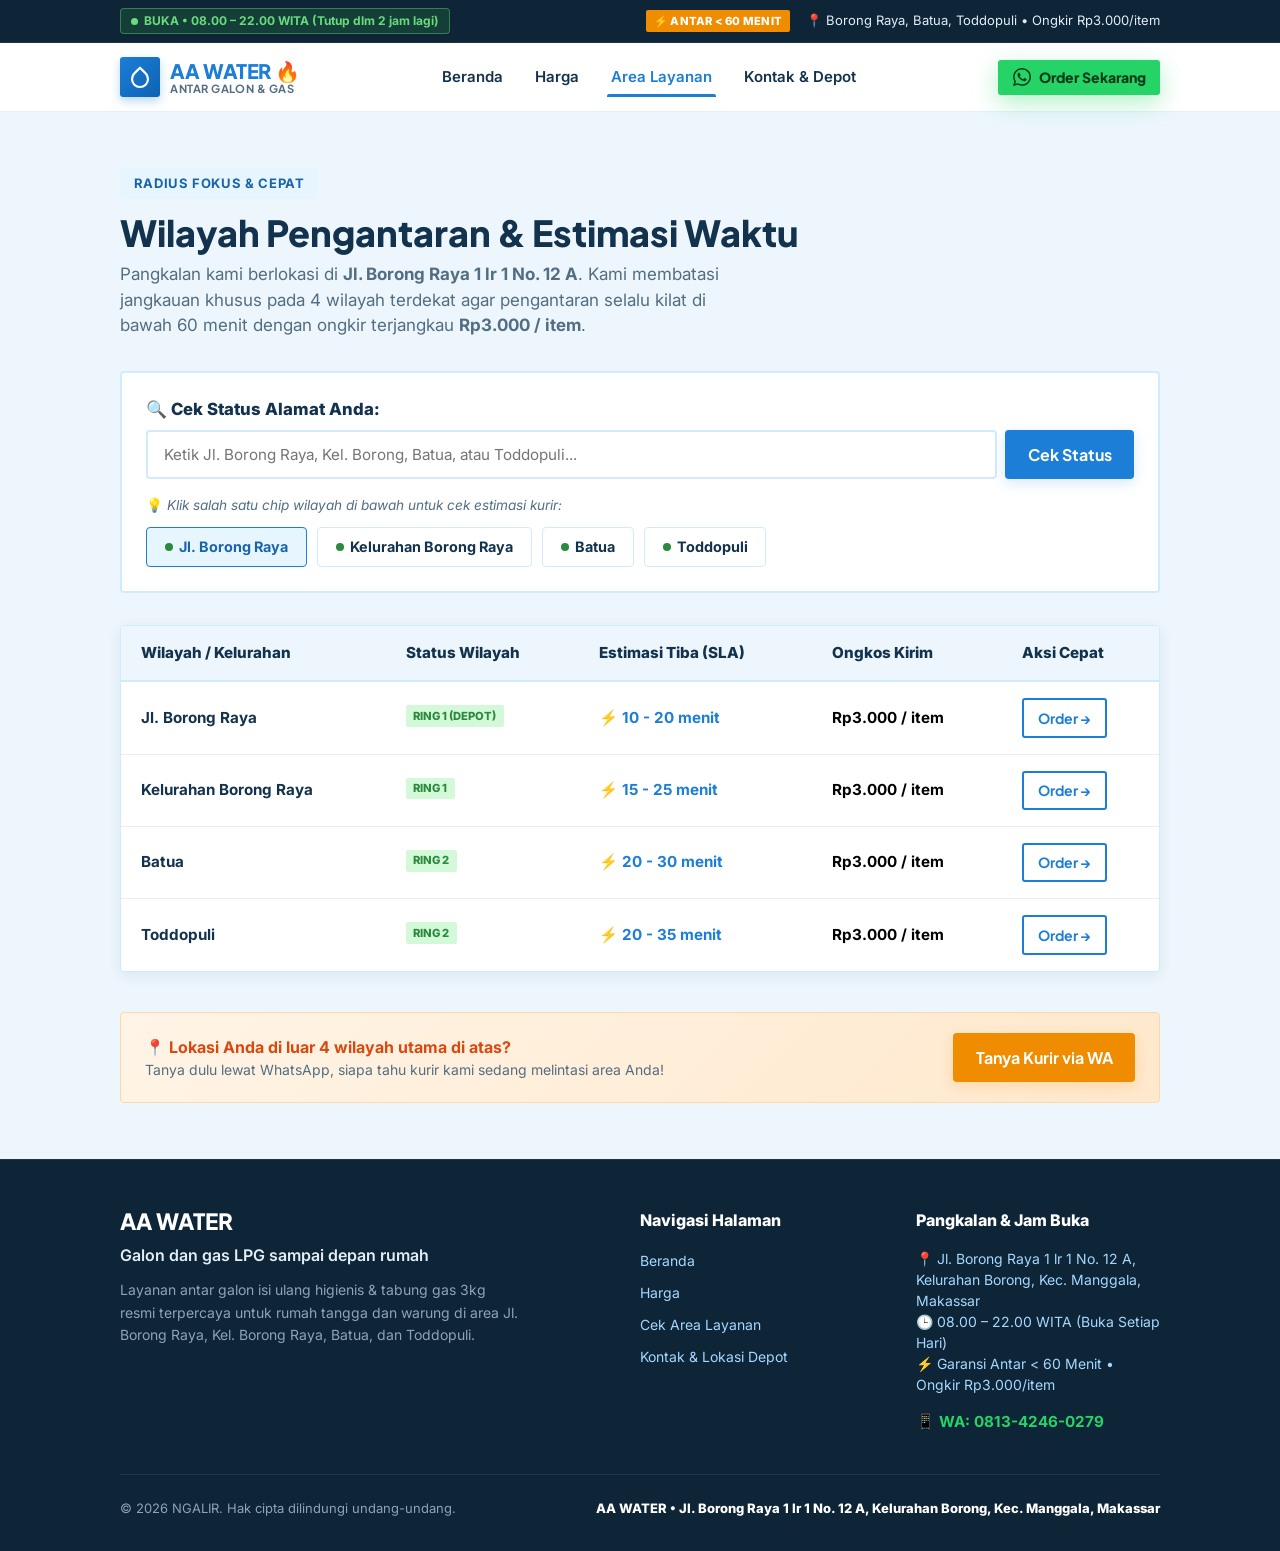
<file: docs/area.html>
<!DOCTYPE html>
<html lang="id">
<head>
  <meta charset="UTF-8">
  <meta name="viewport" content="width=device-width, initial-scale=1.0, maximum-scale=5.0">
  <title>Cakupan Area Pengiriman — AA WATER Borong Raya</title>
  <meta name="description" content="Wilayah layanan AA WATER: Jl. Borong Raya, Kel. Borong Raya, Batua, dan Toddopuli. Ongkir Rp3.000 per item.">

  <!-- CSS Stylesheet -->
  <link rel="stylesheet" href="css/style.css">

  <!-- Favicon SVG -->
  <link rel="icon" type="image/svg+xml" href="data:image/svg+xml,<svg xmlns='http://www.w3.org/2000/svg' viewBox='0 0 100 100'><text y='.9em' font-size='90'>💧</text></svg>">
</head>
<body>

  <!-- Top Operational Status Strip -->
  <div class="top-status-strip">
    <div class="container top-status-content">
      <div class="status-pill-live js-store-status open">
        <span class="status-indicator-dot"></span>
        <span class="js-status-text"><strong>BUKA</strong> • 08.00 – 22.00 WITA (Kurir Siap Antar)</span>
      </div>
      <div class="top-info-right">
        <span class="sla-badge-small">⚡ ANTAR &lt; 60 MENIT</span>
        <span>📍 Borong Raya, Batua, Toddopuli • Ongkir Rp3.000/item</span>
      </div>
    </div>
  </div>

  <!-- Header & Navigasi -->
  <header class="site-header">
    <div class="container header-container">
      <a href="index.html" class="brand-logo" aria-label="AA WATER Beranda">
        <div class="brand-icon-box">
          <svg width="24" height="24" viewBox="0 0 24 24" fill="none" stroke="currentColor" stroke-width="2.2" stroke-linecap="round" stroke-linejoin="round">
            <path d="M12 2.69l5.66 5.66a8 8 0 1 1-11.31 0z"></path>
          </svg>
        </div>
        <div class="brand-title-wrap">
          <div class="brand-name">AA WATER <span>🔥</span></div>
          <span class="brand-sub">Antar Galon &amp; Gas</span>
        </div>
      </a>

      <!-- Menu Desktop -->
      <nav class="main-nav">
                  <a href="index.html" class="nav-link">Beranda</a>
                  <a href="harga.html" class="nav-link">Harga</a>
                  <a href="area.html" class="nav-link active">Area Layanan</a>
                  <a href="kontak.html" class="nav-link">Kontak &amp; Depot</a>
              </nav>

      <!-- Tombol Aksi -->
      <div class="header-actions">
        <a href="https://wa.me/6281342460279?text=Halo%20AA%20WATER%2C%20saya%20mau%20order%20galon%2Fgas%20sekarang%21" target="_blank" class="btn btn-sm btn-wa js-wa-direct">
          <svg width="18" height="18" viewBox="0 0 24 24" fill="currentColor">
            <path d="M.057 24l1.687-6.163c-1.041-1.804-1.588-3.849-1.587-5.946.003-6.556 5.338-11.891 11.893-11.891 3.181.001 6.167 1.24 8.413 3.488 2.245 2.248 3.481 5.236 3.48 8.414-.003 6.557-5.338 11.892-11.893 11.892-1.99-.001-3.951-.5-5.688-1.448l-6.305 1.654zm6.597-3.807c1.676.995 3.276 1.591 5.392 1.592 5.448 0 9.886-4.434 9.889-9.885.002-5.462-4.415-9.89-9.881-9.892-5.452 0-9.887 4.434-9.889 9.884-.001 2.225.651 3.891 1.746 5.634l-.999 3.648 3.742-.981zm11.387-5.464c-.074-.124-.272-.198-.57-.347-.297-.149-1.758-.868-2.031-.967-.272-.099-.47-.149-.669.149-.198.297-.768.967-.941 1.165-.173.198-.347.223-.644.074-.297-.149-1.255-.462-2.39-1.475-.883-.788-1.48-1.761-1.653-2.059-.173-.297-.018-.458.13-.606.134-.133.297-.347.446-.521.151-.172.2-.296.3-.495.099-.198.05-.372-.025-.521-.075-.148-.669-1.611-.916-2.206-.242-.579-.487-.501-.669-.51l-.57-.01c-.198 0-.52.074-.792.372s-1.04 1.016-1.04 2.479 1.065 2.876 1.213 3.074c.149.198 2.095 3.2 5.076 4.487.709.306 1.263.489 1.694.626.712.226 1.36.194 1.872.118.571-.085 1.758-.719 2.006-1.413.248-.695.248-1.29.173-1.414z"/>
          </svg>
          Order Sekarang
        </a>
        <button class="mobile-nav-toggle" id="mobileMenuToggle" aria-label="Buka Menu">&#9776;</button>
      </div>
    </div>

    <!-- Menu HP -->
    <div class="mobile-nav-drawer" id="mobileNavDrawer">
              <a href="index.html" class="mobile-nav-link">Beranda <span>&rarr;</span></a>
              <a href="harga.html" class="mobile-nav-link">Harga <span>&rarr;</span></a>
              <a href="area.html" class="mobile-nav-link active">Cek Area Layanan <span>&rarr;</span></a>
              <a href="kontak.html" class="mobile-nav-link">Kontak &amp; Alamat Depot <span>&rarr;</span></a>
          </div>
  </header>
  <main>
    <section class="section section-bg">
      <div class="container">
        <div class="section-tag">Radius Fokus & Cepat</div>
        <h1 class="section-title">Wilayah Pengantaran & Estimasi Waktu</h1>
        <p class="section-sub">
          Pangkalan kami berlokasi di <strong>Jl. Borong Raya 1 lr 1 No. 12 A</strong>. Kami membatasi jangkauan khusus pada 4 wilayah terdekat agar pengantaran selalu kilat di bawah 60 menit dengan ongkir terjangkau <strong>Rp3.000 / item</strong>.
        </p>

        <!-- Area Search Box -->
        <div style="background:white; border:2px solid var(--color-border); border-radius:var(--radius-xl); padding:1.5rem; margin-bottom: 2rem;">
          <label for="areaSearchInput" style="display:block; font-weight:800; font-size:1.05rem; margin-bottom:0.5rem; color:var(--color-ink);">
            🔍 Cek Status Alamat Anda:
          </label>
          <div class="area-checker-input-wrap" style="max-width:100%; margin-bottom:1rem;">
            <input type="text" id="areaSearchInput" class="input-utility" placeholder="Ketik Jl. Borong Raya, Kel. Borong, Batua, atau Toddopuli...">
            <button type="button" class="btn btn-primary" id="btnCekArea">Cek Status</button>
          </div>
          <div id="areaSearchResult" class="area-check-result"></div>

          <div style="font-size:0.85rem; color:var(--color-ink-muted); margin-top:0.5rem;">
            💡 <em>Klik salah satu chip wilayah di bawah untuk cek estimasi kurir:</em>
          </div>
          <div class="chips-container" style="margin-top:0.75rem; margin-bottom:0;">
                          <div class="area-chip active" data-area="Jl. Borong Raya"><span class="chip-dot"></span> Jl. Borong Raya</div>
                          <div class="area-chip" data-area="Kelurahan Borong Raya"><span class="chip-dot"></span> Kelurahan Borong Raya</div>
                          <div class="area-chip" data-area="Batua"><span class="chip-dot"></span> Batua</div>
                          <div class="area-chip" data-area="Toddopuli"><span class="chip-dot"></span> Toddopuli</div>
                      </div>
        </div>

        <!-- Tabel 4 Wilayah & Estimasi Waktu Kurir -->
        <div class="table-responsive" style="margin-bottom: 2.5rem; box-shadow: var(--shadow-md);">
          <table class="utility-table">
            <thead>
              <tr>
                <th>Wilayah / Kelurahan</th>
                <th>Status Wilayah</th>
                <th>Estimasi Tiba (SLA)</th>
                <th>Ongkos Kirim</th>
                <th>Aksi Cepat</th>
              </tr>
            </thead>
            <tbody>
                              <tr>
                  <td><strong>Jl. Borong Raya</strong></td>
                  <td><span class="item-tag tag-tukar">Ring 1 (Depot)</span></td>
                  <td><strong style="color:var(--color-primary);">⚡ 10 - 20 menit</strong></td>
                  <td><strong style="color:#000000;">Rp3.000 / item</strong></td>
                  <td>
                    <a href="https://wa.me/6281342460279?text=Halo%20AA%20WATER%2C%20saya%20di%20Jl.%20Borong%20Raya.%20Pesan%20sekarang%21" target="_blank" class="btn btn-sm btn-outline-primary">Order &rarr;</a>
                  </td>
                </tr>
                              <tr>
                  <td><strong>Kelurahan Borong Raya</strong></td>
                  <td><span class="item-tag tag-tukar">Ring 1</span></td>
                  <td><strong style="color:var(--color-primary);">⚡ 15 - 25 menit</strong></td>
                  <td><strong style="color:#000000;">Rp3.000 / item</strong></td>
                  <td>
                    <a href="https://wa.me/6281342460279?text=Halo%20AA%20WATER%2C%20saya%20di%20Kelurahan%20Borong%20Raya.%20Pesan%20sekarang%21" target="_blank" class="btn btn-sm btn-outline-primary">Order &rarr;</a>
                  </td>
                </tr>
                              <tr>
                  <td><strong>Batua</strong></td>
                  <td><span class="item-tag tag-tukar">Ring 2</span></td>
                  <td><strong style="color:var(--color-primary);">⚡ 20 - 30 menit</strong></td>
                  <td><strong style="color:#000000;">Rp3.000 / item</strong></td>
                  <td>
                    <a href="https://wa.me/6281342460279?text=Halo%20AA%20WATER%2C%20saya%20di%20Batua.%20Pesan%20sekarang%21" target="_blank" class="btn btn-sm btn-outline-primary">Order &rarr;</a>
                  </td>
                </tr>
                              <tr>
                  <td><strong>Toddopuli</strong></td>
                  <td><span class="item-tag tag-tukar">Ring 2</span></td>
                  <td><strong style="color:var(--color-primary);">⚡ 20 - 35 menit</strong></td>
                  <td><strong style="color:#000000;">Rp3.000 / item</strong></td>
                  <td>
                    <a href="https://wa.me/6281342460279?text=Halo%20AA%20WATER%2C%20saya%20di%20Toddopuli.%20Pesan%20sekarang%21" target="_blank" class="btn btn-sm btn-outline-primary">Order &rarr;</a>
                  </td>
                </tr>
                          </tbody>
          </table>
        </div>

        <!-- Outside Area Banner -->
        <div class="outside-area-banner">
          <div>
            <div class="outside-banner-text">📍 Lokasi Anda di luar 4 wilayah utama di atas?</div>
            <div class="outside-banner-sub">Tanya dulu lewat WhatsApp, siapa tahu kurir kami sedang melintasi area Anda!</div>
          </div>
          <a href="https://wa.me/6281342460279?text=Halo%20AA%20WATER%2C%20mau%20tanya%20apakah%20bisa%20antar%20ke%20alamat%20saya%20ini%3F" target="_blank" class="btn btn-accent js-wa-direct">
            Tanya Kurir via WA
          </a>
        </div>
      </div>
    </section>
  </main>


  <!-- FOOTER -->
  <footer class="site-footer">
    <div class="container">
      <div class="footer-grid">
        <div class="footer-brand">
          <h3>AA WATER</h3>
          <div class="footer-tagline">Galon dan gas LPG sampai depan rumah</div>
          <p class="footer-desc">
            Layanan antar galon isi ulang higienis &amp; tabung gas 3kg resmi terpercaya untuk rumah tangga dan warung di area Jl. Borong Raya, Kel. Borong Raya, Batua, dan Toddopuli.
          </p>
        </div>
        <div>
          <div class="footer-col-title">Navigasi Halaman</div>
          <ul class="footer-links">
            <li><a href="index.html">Beranda</a></li>
            <li><a href="harga.html">Harga</a></li>
            <li><a href="area.html">Cek Area Layanan</a></li>
            <li><a href="kontak.html">Kontak &amp; Lokasi Depot</a></li>
          </ul>
        </div>
        <div>
          <div class="footer-col-title">Pangkalan &amp; Jam Buka</div>
          <p style="font-size:0.875rem; margin-bottom:0.5rem; color:#A5D8FF;">
            📍 Jl. Borong Raya 1 lr 1 No. 12 A, Kelurahan Borong, Kec. Manggala, Makassar<br>
            🕒 08.00 – 22.00 WITA (Buka Setiap Hari)<br>
            ⚡ Garansi Antar &lt; 60 Menit • Ongkir Rp3.000/item
          </p>
          <a href="https://wa.me/6281342460279" target="_blank" style="display:inline-block; margin-top:0.5rem; color:#25D366; font-weight:700; font-size:0.95rem;">
            📱 WA: 0813-4246-0279          </a>
        </div>
      </div>

      <div class="footer-bottom">
        <div>&copy; 2026 NGALIR. Hak cipta dilindungi undang-undang.</div>
        <div class="footer-bottom-brand">AA WATER • Jl. Borong Raya 1 lr 1 No. 12 A, Kelurahan Borong, Kec. Manggala, Makassar</div>
      </div>
    </div>
  </footer>

  <!-- MOBILE STICKY WA FLOATING BAR (99% ORDER DARI HP) -->
  <div class="mobile-floating-bar">
    <div class="mobile-floating-info">
      <span class="floating-sla">⚡ ANTAR &lt; 60 MENIT</span>
      <span class="floating-status js-floating-status">
                  🟢 <strong>Buka</strong> (Siap Kirim)
              </span>
    </div>
    <a href="https://wa.me/6281342460279?text=Halo%20AA%20WATER%2C%20saya%20mau%20order%20galon%2Fgas%20sekarang%21" target="_blank" class="btn btn-wa mobile-floating-btn js-wa-direct">
      <svg width="20" height="20" viewBox="0 0 24 24" fill="currentColor">
        <path d="M.057 24l1.687-6.163c-1.041-1.804-1.588-3.849-1.587-5.946.003-6.556 5.338-11.891 11.893-11.891 3.181.001 6.167 1.24 8.413 3.488 2.245 2.248 3.481 5.236 3.48 8.414-.003 6.557-5.338 11.892-11.893 11.892-1.99-.001-3.951-.5-5.688-1.448l-6.305 1.654zm6.597-3.807c1.676.995 3.276 1.591 5.392 1.592 5.448 0 9.886-4.434 9.889-9.885.002-5.462-4.415-9.89-9.881-9.892-5.452 0-9.887 4.434-9.889 9.884-.001 2.225.651 3.891 1.746 5.634l-.999 3.648 3.742-.981zm11.387-5.464c-.074-.124-.272-.198-.57-.347-.297-.149-1.758-.868-2.031-.967-.272-.099-.47-.149-.669.149-.198.297-.768.967-.941 1.165-.173.198-.347.223-.644.074-.297-.149-1.255-.462-2.39-1.475-.883-.788-1.48-1.761-1.653-2.059-.173-.297-.018-.458.13-.606.134-.133.297-.347.446-.521.151-.172.2-.296.3-.495.099-.198.05-.372-.025-.521-.075-.148-.669-1.611-.916-2.206-.242-.579-.487-.501-.669-.51l-.57-.01c-.198 0-.52.074-.792.372s-1.04 1.016-1.04 2.479 1.065 2.876 1.213 3.074c.149.198 2.095 3.2 5.076 4.487.709.306 1.263.489 1.694.626.712.226 1.36.194 1.872.118.571-.085 1.758-.719 2.006-1.413.248-.695.248-1.29.173-1.414z"/>
      </svg>
      Order Sekarang
    </a>
  </div>

  <!-- Data dari database untuk dipakai JavaScript -->
  <script>
    window.AA_DATA = {"phone":"6281342460279","displayPhone":"0813-4246-0279","address":"Jl. Borong Raya 1 lr 1 No. 12 A, Kelurahan Borong, Kec. Manggala, Makassar","openHour":8,"closeHour":22,"feePerItem":3000,"pricing":{"galon_tukar":{"name":"Galon Isi Ulang (Tukar)","price":5000,"type":"tukar"},"galon_baru":{"name":"Galon Baru (Tanpa Isi)","price":30000,"type":"beli"},"galon_isi_baru":{"name":"Galon + Jual Galon Baru","price":35000,"type":"beli"},"gas_tukar":{"name":"Gas 3kg (Tukar)","price":22000,"type":"tukar"},"gas_tabung_baru":{"name":"Beli Tabung 3Kg Kosong","price":175000,"type":"beli"},"gas_tabung_isi":{"name":"Beli Tabung + Gas 3kg","price":250000,"type":"beli"}},"deliveryArea":[{"name":"Jl. Borong Raya","eta":"10 - 20 menit","fee":"Rp3.000 / item","kata":"borong raya,borong,lorong 1,lr 1"},{"name":"Kelurahan Borong Raya","eta":"15 - 25 menit","fee":"Rp3.000 / item","kata":"kelurahan borong,kel borong,borong"},{"name":"Batua","eta":"20 - 30 menit","fee":"Rp3.000 / item","kata":"batua,batua raya"},{"name":"Toddopuli","eta":"20 - 35 menit","fee":"Rp3.000 / item","kata":"toddopuli,todopuli,kompleks toddopuli"}]};
  </script>

  <!-- JQUERY & JAVASCRIPT APP (Lokal & Cepat) -->
  <!-- Angka di belakang app.js adalah waktu file terakhir diubah. Gunanya
       supaya browser pengunjung mengambil versi terbaru, bukan versi lama
       yang tersimpan di cache. -->
  <script src="js/jquery-3.7.1.min.js"></script>
  <script src="js/app.js"></script>
</body>
</html>
</file>
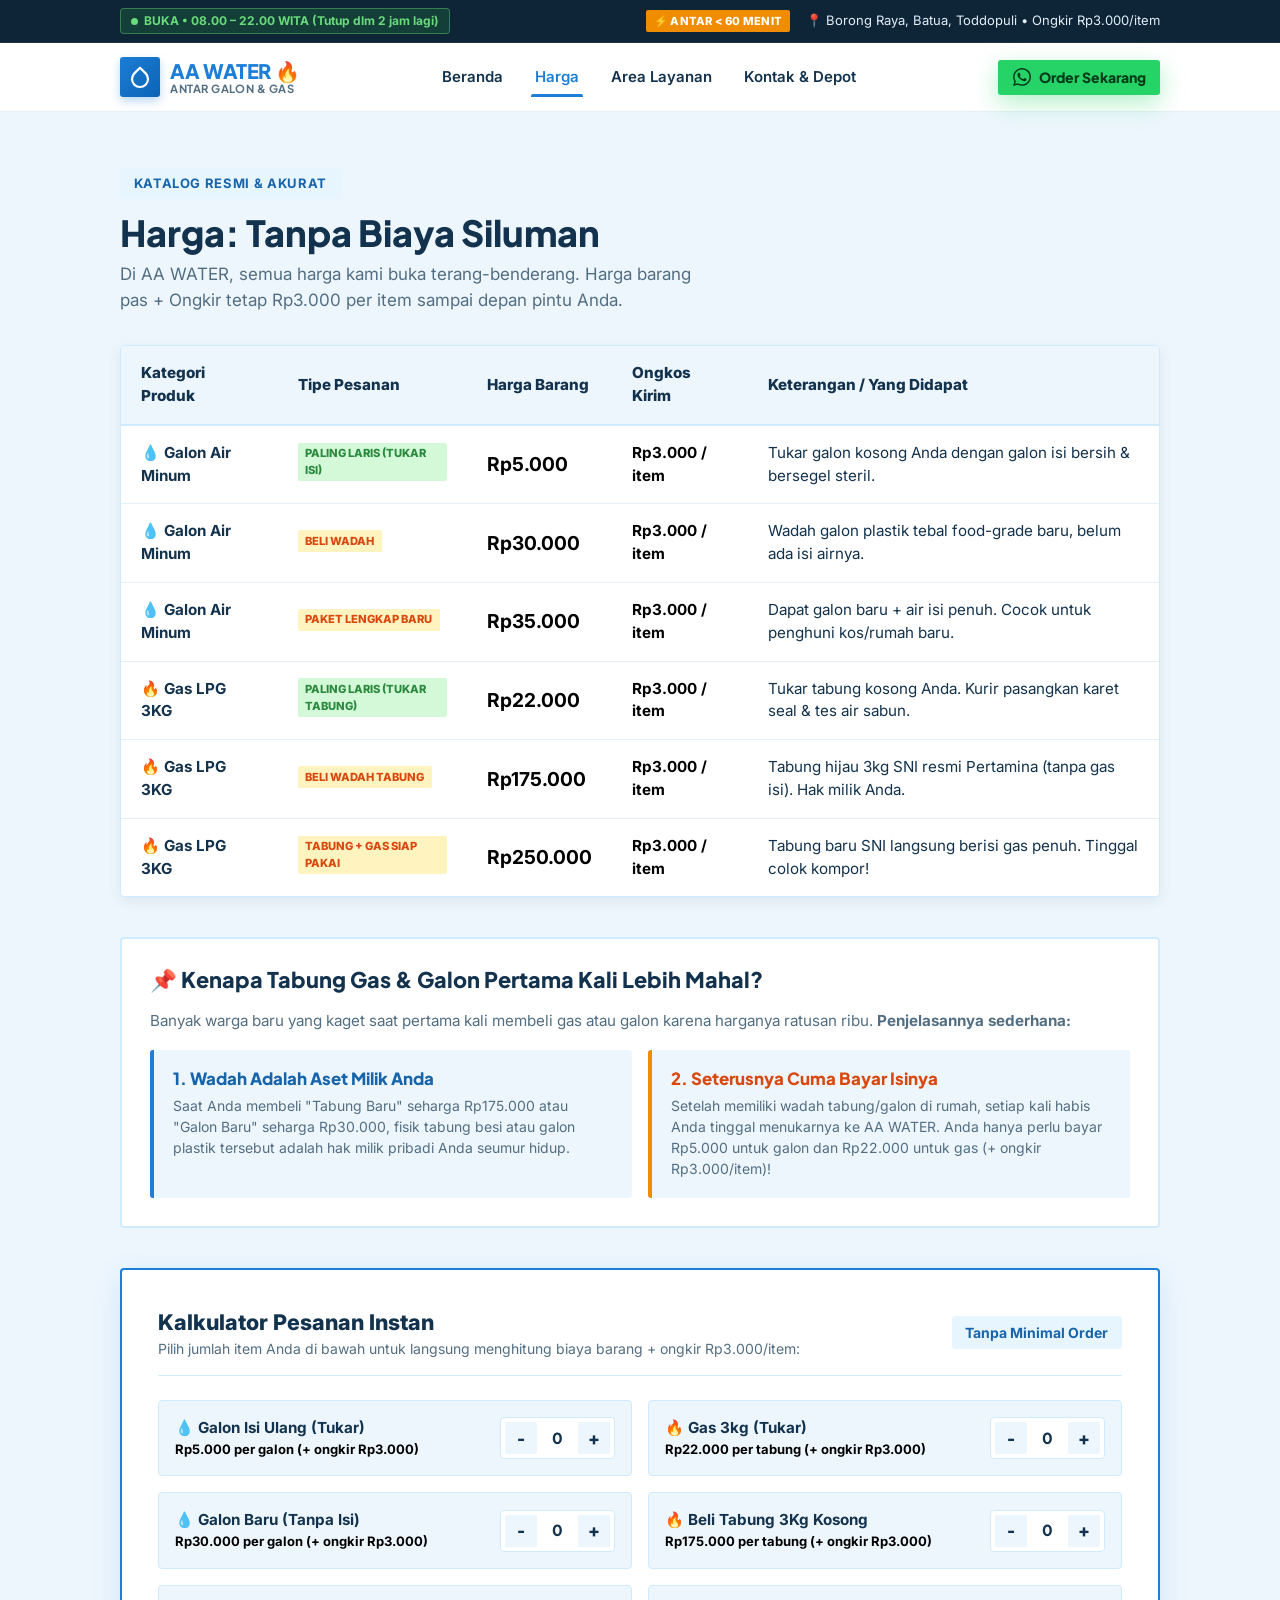
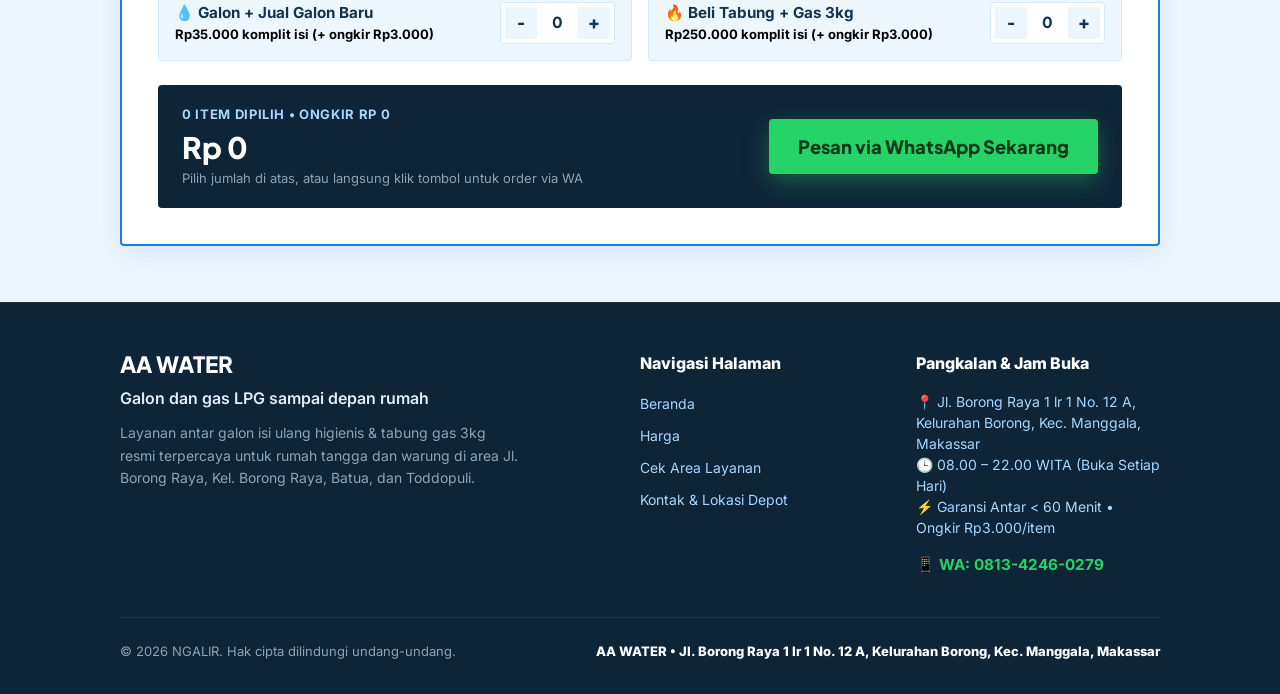
<file: docs/harga.html>
<!DOCTYPE html>
<html lang="id">
<head>
  <meta charset="UTF-8">
  <meta name="viewport" content="width=device-width, initial-scale=1.0, maximum-scale=5.0">
  <title>Daftar Harga Lengkap — AA WATER (Tukar vs Beli)</title>
  <meta name="description" content="Katalog harga lengkap galon air &amp; tabung gas 3kg AA WATER. Harga jelas tanpa biaya siluman, ongkir Rp3.000/item.">

  <!-- CSS Stylesheet -->
  <link rel="stylesheet" href="css/style.css">

  <!-- Favicon SVG -->
  <link rel="icon" type="image/svg+xml" href="data:image/svg+xml,<svg xmlns='http://www.w3.org/2000/svg' viewBox='0 0 100 100'><text y='.9em' font-size='90'>💧</text></svg>">
</head>
<body>

  <!-- Top Operational Status Strip -->
  <div class="top-status-strip">
    <div class="container top-status-content">
      <div class="status-pill-live js-store-status open">
        <span class="status-indicator-dot"></span>
        <span class="js-status-text"><strong>BUKA</strong> • 08.00 – 22.00 WITA (Kurir Siap Antar)</span>
      </div>
      <div class="top-info-right">
        <span class="sla-badge-small">⚡ ANTAR &lt; 60 MENIT</span>
        <span>📍 Borong Raya, Batua, Toddopuli • Ongkir Rp3.000/item</span>
      </div>
    </div>
  </div>

  <!-- Header & Navigasi -->
  <header class="site-header">
    <div class="container header-container">
      <a href="index.html" class="brand-logo" aria-label="AA WATER Beranda">
        <div class="brand-icon-box">
          <svg width="24" height="24" viewBox="0 0 24 24" fill="none" stroke="currentColor" stroke-width="2.2" stroke-linecap="round" stroke-linejoin="round">
            <path d="M12 2.69l5.66 5.66a8 8 0 1 1-11.31 0z"></path>
          </svg>
        </div>
        <div class="brand-title-wrap">
          <div class="brand-name">AA WATER <span>🔥</span></div>
          <span class="brand-sub">Antar Galon &amp; Gas</span>
        </div>
      </a>

      <!-- Menu Desktop -->
      <nav class="main-nav">
                  <a href="index.html" class="nav-link">Beranda</a>
                  <a href="harga.html" class="nav-link active">Harga</a>
                  <a href="area.html" class="nav-link">Area Layanan</a>
                  <a href="kontak.html" class="nav-link">Kontak &amp; Depot</a>
              </nav>

      <!-- Tombol Aksi -->
      <div class="header-actions">
        <a href="https://wa.me/6281342460279?text=Halo%20AA%20WATER%2C%20saya%20mau%20order%20galon%2Fgas%20sekarang%21" target="_blank" class="btn btn-sm btn-wa js-wa-direct">
          <svg width="18" height="18" viewBox="0 0 24 24" fill="currentColor">
            <path d="M.057 24l1.687-6.163c-1.041-1.804-1.588-3.849-1.587-5.946.003-6.556 5.338-11.891 11.893-11.891 3.181.001 6.167 1.24 8.413 3.488 2.245 2.248 3.481 5.236 3.48 8.414-.003 6.557-5.338 11.892-11.893 11.892-1.99-.001-3.951-.5-5.688-1.448l-6.305 1.654zm6.597-3.807c1.676.995 3.276 1.591 5.392 1.592 5.448 0 9.886-4.434 9.889-9.885.002-5.462-4.415-9.89-9.881-9.892-5.452 0-9.887 4.434-9.889 9.884-.001 2.225.651 3.891 1.746 5.634l-.999 3.648 3.742-.981zm11.387-5.464c-.074-.124-.272-.198-.57-.347-.297-.149-1.758-.868-2.031-.967-.272-.099-.47-.149-.669.149-.198.297-.768.967-.941 1.165-.173.198-.347.223-.644.074-.297-.149-1.255-.462-2.39-1.475-.883-.788-1.48-1.761-1.653-2.059-.173-.297-.018-.458.13-.606.134-.133.297-.347.446-.521.151-.172.2-.296.3-.495.099-.198.05-.372-.025-.521-.075-.148-.669-1.611-.916-2.206-.242-.579-.487-.501-.669-.51l-.57-.01c-.198 0-.52.074-.792.372s-1.04 1.016-1.04 2.479 1.065 2.876 1.213 3.074c.149.198 2.095 3.2 5.076 4.487.709.306 1.263.489 1.694.626.712.226 1.36.194 1.872.118.571-.085 1.758-.719 2.006-1.413.248-.695.248-1.29.173-1.414z"/>
          </svg>
          Order Sekarang
        </a>
        <button class="mobile-nav-toggle" id="mobileMenuToggle" aria-label="Buka Menu">&#9776;</button>
      </div>
    </div>

    <!-- Menu HP -->
    <div class="mobile-nav-drawer" id="mobileNavDrawer">
              <a href="index.html" class="mobile-nav-link">Beranda <span>&rarr;</span></a>
              <a href="harga.html" class="mobile-nav-link active">Harga <span>&rarr;</span></a>
              <a href="area.html" class="mobile-nav-link">Cek Area Layanan <span>&rarr;</span></a>
              <a href="kontak.html" class="mobile-nav-link">Kontak &amp; Alamat Depot <span>&rarr;</span></a>
          </div>
  </header>
  <main>
    <section class="section section-bg">
      <div class="container">
        <div class="section-tag">Katalog Resmi & Akurat</div>
        <h1 class="section-title">Harga: Tanpa Biaya Siluman</h1>
        <p class="section-sub">
          Di AA WATER, semua harga kami buka terang-benderang. Harga barang pas + Ongkir tetap Rp3.000 per item sampai depan pintu Anda.
        </p>

        <!-- Tabel Lengkap Harga Transparan -->
        <div class="table-responsive" style="margin-bottom: 2.5rem; box-shadow: var(--shadow-md);">
          <table class="utility-table">
            <thead>
              <tr>
                <th>Kategori Produk</th>
                <th>Tipe Pesanan</th>
                <th>Harga Barang</th>
                <th>Ongkos Kirim</th>
                <th>Keterangan / Yang Didapat</th>
              </tr>
            </thead>
            <tbody>
                              <tr>
                  <td><strong>💧 Galon Air Minum</strong></td>
                  <td><span class="item-tag tag-tukar">Paling Laris (Tukar Isi)</span></td>
                  <td><strong style="color:#000000; font-size:1.2rem;">Rp5.000</strong></td>
                  <td><span style="color:#000000; font-weight:700;">Rp3.000 / item</span></td>
                  <td>Tukar galon kosong Anda dengan galon isi bersih &amp; bersegel steril.</td>
                </tr>
                              <tr>
                  <td><strong>💧 Galon Air Minum</strong></td>
                  <td><span class="item-tag tag-beli">Beli Wadah</span></td>
                  <td><strong style="color:#000000; font-size:1.2rem;">Rp30.000</strong></td>
                  <td><span style="color:#000000; font-weight:700;">Rp3.000 / item</span></td>
                  <td>Wadah galon plastik tebal food-grade baru, belum ada isi airnya.</td>
                </tr>
                              <tr>
                  <td><strong>💧 Galon Air Minum</strong></td>
                  <td><span class="item-tag tag-beli">Paket Lengkap Baru</span></td>
                  <td><strong style="color:#000000; font-size:1.2rem;">Rp35.000</strong></td>
                  <td><span style="color:#000000; font-weight:700;">Rp3.000 / item</span></td>
                  <td>Dapat galon baru + air isi penuh. Cocok untuk penghuni kos/rumah baru.</td>
                </tr>
                              <tr>
                  <td><strong>🔥 Gas LPG 3KG</strong></td>
                  <td><span class="item-tag tag-tukar">Paling Laris (Tukar Tabung)</span></td>
                  <td><strong style="color:#000000; font-size:1.2rem;">Rp22.000</strong></td>
                  <td><span style="color:#000000; font-weight:700;">Rp3.000 / item</span></td>
                  <td>Tukar tabung kosong Anda. Kurir pasangkan karet seal &amp; tes air sabun.</td>
                </tr>
                              <tr>
                  <td><strong>🔥 Gas LPG 3KG</strong></td>
                  <td><span class="item-tag tag-beli">Beli Wadah Tabung</span></td>
                  <td><strong style="color:#000000; font-size:1.2rem;">Rp175.000</strong></td>
                  <td><span style="color:#000000; font-weight:700;">Rp3.000 / item</span></td>
                  <td>Tabung hijau 3kg SNI resmi Pertamina (tanpa gas isi). Hak milik Anda.</td>
                </tr>
                              <tr>
                  <td><strong>🔥 Gas LPG 3KG</strong></td>
                  <td><span class="item-tag tag-beli">Tabung + Gas Siap Pakai</span></td>
                  <td><strong style="color:#000000; font-size:1.2rem;">Rp250.000</strong></td>
                  <td><span style="color:#000000; font-weight:700;">Rp3.000 / item</span></td>
                  <td>Tabung baru SNI langsung berisi gas penuh. Tinggal colok kompor!</td>
                </tr>
                          </tbody>
          </table>
        </div>

        <!-- Edukasi Kepemilikan Tabung & Galon -->
        <div style="background:white; border:2px solid var(--color-border); border-radius:var(--radius-xl); padding:1.75rem; margin-bottom: 2.5rem;">
          <h2 style="font-size:1.35rem; font-weight:800; color:var(--color-ink); margin-bottom:1rem;">
            📌 Kenapa Tabung Gas & Galon Pertama Kali Lebih Mahal?
          </h2>
          <p style="font-size:0.95rem; color:var(--color-ink-muted); line-height:1.6; margin-bottom:1rem;">
            Banyak warga baru yang kaget saat pertama kali membeli gas atau galon karena harganya ratusan ribu. <strong>Penjelasannya sederhana:</strong>
          </p>
          <div style="display:grid; grid-template-columns:repeat(auto-fit, minmax(min(280px, 100%), 1fr)); gap:1rem;">
            <div style="background:var(--color-section); border-radius:var(--radius-md); padding:1.2rem; border-left:4px solid var(--color-primary);">
              <h4 style="font-size:1.05rem; font-weight:800; color:var(--color-primary-dark); margin-bottom:0.35rem;">1. Wadah Adalah Aset Milik Anda</h4>
              <p style="font-size:0.875rem; color:var(--color-ink-muted);">
                Saat Anda membeli "Tabung Baru" seharga Rp175.000 atau "Galon Baru" seharga Rp30.000, fisik tabung besi atau galon plastik tersebut adalah hak milik pribadi Anda seumur hidup.
              </p>
            </div>
            <div style="background:var(--color-section); border-radius:var(--radius-md); padding:1.2rem; border-left:4px solid var(--color-accent);">
              <h4 style="font-size:1.05rem; font-weight:800; color:var(--color-accent-dark); margin-bottom:0.35rem;">2. Seterusnya Cuma Bayar Isinya</h4>
              <p style="font-size:0.875rem; color:var(--color-ink-muted);">
                Setelah memiliki wadah tabung/galon di rumah, setiap kali habis Anda tinggal menukarnya ke AA WATER. Anda hanya perlu bayar Rp5.000 untuk galon dan Rp22.000 untuk gas (+ ongkir Rp3.000/item)!
              </p>
            </div>
          </div>
        </div>

        <!-- KALKULATOR PESANAN INTERAKTIF -->
        <div class="order-builder-box" id="orderBuilder">
          <div class="builder-header">
            <div>
              <div class="builder-title">Kalkulator Pesanan Instan</div>
              <div class="builder-sub">Pilih jumlah item Anda di bawah untuk langsung menghitung biaya barang + ongkir Rp3.000/item:</div>
            </div>
            <div style="font-size:0.875rem; font-weight:700; color:var(--color-primary-dark); background:var(--color-primary-light); padding:0.4rem 0.85rem; border-radius:var(--radius-full);">
              Tanpa Minimal Order
            </div>
          </div>

          <div class="builder-items-grid">
                          <div class="builder-row">
                <div class="builder-row-info">
                  <div class="builder-row-title">💧 Galon Isi Ulang (Tukar)</div>
                  <div class="builder-row-price">Rp5.000 per galon (+ ongkir Rp3.000)</div>
                </div>
                <div class="qty-control">
                  <button type="button" class="qty-btn js-qty-minus" data-item="galon_tukar" aria-label="Kurangi Galon Isi Ulang (Tukar)">-</button>
                  <span class="qty-display js-qty-val" data-item="galon_tukar">0</span>
                  <button type="button" class="qty-btn js-qty-plus" data-item="galon_tukar" aria-label="Tambah Galon Isi Ulang (Tukar)">+</button>
                </div>
              </div>
                          <div class="builder-row">
                <div class="builder-row-info">
                  <div class="builder-row-title">🔥 Gas 3kg (Tukar)</div>
                  <div class="builder-row-price">Rp22.000 per tabung (+ ongkir Rp3.000)</div>
                </div>
                <div class="qty-control">
                  <button type="button" class="qty-btn js-qty-minus" data-item="gas_tukar" aria-label="Kurangi Gas 3kg (Tukar)">-</button>
                  <span class="qty-display js-qty-val" data-item="gas_tukar">0</span>
                  <button type="button" class="qty-btn js-qty-plus" data-item="gas_tukar" aria-label="Tambah Gas 3kg (Tukar)">+</button>
                </div>
              </div>
                          <div class="builder-row">
                <div class="builder-row-info">
                  <div class="builder-row-title">💧 Galon Baru (Tanpa Isi)</div>
                  <div class="builder-row-price">Rp30.000 per galon (+ ongkir Rp3.000)</div>
                </div>
                <div class="qty-control">
                  <button type="button" class="qty-btn js-qty-minus" data-item="galon_baru" aria-label="Kurangi Galon Baru (Tanpa Isi)">-</button>
                  <span class="qty-display js-qty-val" data-item="galon_baru">0</span>
                  <button type="button" class="qty-btn js-qty-plus" data-item="galon_baru" aria-label="Tambah Galon Baru (Tanpa Isi)">+</button>
                </div>
              </div>
                          <div class="builder-row">
                <div class="builder-row-info">
                  <div class="builder-row-title">🔥 Beli Tabung 3Kg Kosong</div>
                  <div class="builder-row-price">Rp175.000 per tabung (+ ongkir Rp3.000)</div>
                </div>
                <div class="qty-control">
                  <button type="button" class="qty-btn js-qty-minus" data-item="gas_tabung_baru" aria-label="Kurangi Beli Tabung 3Kg Kosong">-</button>
                  <span class="qty-display js-qty-val" data-item="gas_tabung_baru">0</span>
                  <button type="button" class="qty-btn js-qty-plus" data-item="gas_tabung_baru" aria-label="Tambah Beli Tabung 3Kg Kosong">+</button>
                </div>
              </div>
                          <div class="builder-row">
                <div class="builder-row-info">
                  <div class="builder-row-title">💧 Galon + Jual Galon Baru</div>
                  <div class="builder-row-price">Rp35.000 komplit isi (+ ongkir Rp3.000)</div>
                </div>
                <div class="qty-control">
                  <button type="button" class="qty-btn js-qty-minus" data-item="galon_isi_baru" aria-label="Kurangi Galon + Jual Galon Baru">-</button>
                  <span class="qty-display js-qty-val" data-item="galon_isi_baru">0</span>
                  <button type="button" class="qty-btn js-qty-plus" data-item="galon_isi_baru" aria-label="Tambah Galon + Jual Galon Baru">+</button>
                </div>
              </div>
                          <div class="builder-row">
                <div class="builder-row-info">
                  <div class="builder-row-title">🔥 Beli Tabung + Gas 3kg</div>
                  <div class="builder-row-price">Rp250.000 komplit isi (+ ongkir Rp3.000)</div>
                </div>
                <div class="qty-control">
                  <button type="button" class="qty-btn js-qty-minus" data-item="gas_tabung_isi" aria-label="Kurangi Beli Tabung + Gas 3kg">-</button>
                  <span class="qty-display js-qty-val" data-item="gas_tabung_isi">0</span>
                  <button type="button" class="qty-btn js-qty-plus" data-item="gas_tabung_isi" aria-label="Tambah Beli Tabung + Gas 3kg">+</button>
                </div>
              </div>
                      </div>
          <div class="builder-summary-card">
            <div>
              <div class="builder-total-label" id="builderItemCount">0 item dipilih • Ongkir Rp0</div>
              <div class="builder-total-price" id="builderSubtotal">Rp0</div>
              <div class="builder-total-desc" id="builderSummaryDesc">Pilih jumlah di atas, atau langsung klik tombol untuk order via WA</div>
            </div>
            <div class="builder-action-btns">
              <button type="button" class="btn btn-wa btn-lg" id="btnSendOrderWA">
                Pesan via WhatsApp Sekarang
              </button>
            </div>
          </div>
        </div>
      </div>
    </section>
  </main>


  <!-- FOOTER -->
  <footer class="site-footer">
    <div class="container">
      <div class="footer-grid">
        <div class="footer-brand">
          <h3>AA WATER</h3>
          <div class="footer-tagline">Galon dan gas LPG sampai depan rumah</div>
          <p class="footer-desc">
            Layanan antar galon isi ulang higienis &amp; tabung gas 3kg resmi terpercaya untuk rumah tangga dan warung di area Jl. Borong Raya, Kel. Borong Raya, Batua, dan Toddopuli.
          </p>
        </div>
        <div>
          <div class="footer-col-title">Navigasi Halaman</div>
          <ul class="footer-links">
            <li><a href="index.html">Beranda</a></li>
            <li><a href="harga.html">Harga</a></li>
            <li><a href="area.html">Cek Area Layanan</a></li>
            <li><a href="kontak.html">Kontak &amp; Lokasi Depot</a></li>
          </ul>
        </div>
        <div>
          <div class="footer-col-title">Pangkalan &amp; Jam Buka</div>
          <p style="font-size:0.875rem; margin-bottom:0.5rem; color:#A5D8FF;">
            📍 Jl. Borong Raya 1 lr 1 No. 12 A, Kelurahan Borong, Kec. Manggala, Makassar<br>
            🕒 08.00 – 22.00 WITA (Buka Setiap Hari)<br>
            ⚡ Garansi Antar &lt; 60 Menit • Ongkir Rp3.000/item
          </p>
          <a href="https://wa.me/6281342460279" target="_blank" style="display:inline-block; margin-top:0.5rem; color:#25D366; font-weight:700; font-size:0.95rem;">
            📱 WA: 0813-4246-0279          </a>
        </div>
      </div>

      <div class="footer-bottom">
        <div>&copy; 2026 NGALIR. Hak cipta dilindungi undang-undang.</div>
        <div class="footer-bottom-brand">AA WATER • Jl. Borong Raya 1 lr 1 No. 12 A, Kelurahan Borong, Kec. Manggala, Makassar</div>
      </div>
    </div>
  </footer>

  <!-- MOBILE STICKY WA FLOATING BAR (99% ORDER DARI HP) -->
  <div class="mobile-floating-bar">
    <div class="mobile-floating-info">
      <span class="floating-sla">⚡ ANTAR &lt; 60 MENIT</span>
      <span class="floating-status js-floating-status">
                  🟢 <strong>Buka</strong> (Siap Kirim)
              </span>
    </div>
    <a href="https://wa.me/6281342460279?text=Halo%20AA%20WATER%2C%20saya%20mau%20order%20galon%2Fgas%20sekarang%21" target="_blank" class="btn btn-wa mobile-floating-btn js-wa-direct">
      <svg width="20" height="20" viewBox="0 0 24 24" fill="currentColor">
        <path d="M.057 24l1.687-6.163c-1.041-1.804-1.588-3.849-1.587-5.946.003-6.556 5.338-11.891 11.893-11.891 3.181.001 6.167 1.24 8.413 3.488 2.245 2.248 3.481 5.236 3.48 8.414-.003 6.557-5.338 11.892-11.893 11.892-1.99-.001-3.951-.5-5.688-1.448l-6.305 1.654zm6.597-3.807c1.676.995 3.276 1.591 5.392 1.592 5.448 0 9.886-4.434 9.889-9.885.002-5.462-4.415-9.89-9.881-9.892-5.452 0-9.887 4.434-9.889 9.884-.001 2.225.651 3.891 1.746 5.634l-.999 3.648 3.742-.981zm11.387-5.464c-.074-.124-.272-.198-.57-.347-.297-.149-1.758-.868-2.031-.967-.272-.099-.47-.149-.669.149-.198.297-.768.967-.941 1.165-.173.198-.347.223-.644.074-.297-.149-1.255-.462-2.39-1.475-.883-.788-1.48-1.761-1.653-2.059-.173-.297-.018-.458.13-.606.134-.133.297-.347.446-.521.151-.172.2-.296.3-.495.099-.198.05-.372-.025-.521-.075-.148-.669-1.611-.916-2.206-.242-.579-.487-.501-.669-.51l-.57-.01c-.198 0-.52.074-.792.372s-1.04 1.016-1.04 2.479 1.065 2.876 1.213 3.074c.149.198 2.095 3.2 5.076 4.487.709.306 1.263.489 1.694.626.712.226 1.36.194 1.872.118.571-.085 1.758-.719 2.006-1.413.248-.695.248-1.29.173-1.414z"/>
      </svg>
      Order Sekarang
    </a>
  </div>

  <!-- Data dari database untuk dipakai JavaScript -->
  <script>
    window.AA_DATA = {"phone":"6281342460279","displayPhone":"0813-4246-0279","address":"Jl. Borong Raya 1 lr 1 No. 12 A, Kelurahan Borong, Kec. Manggala, Makassar","openHour":8,"closeHour":22,"feePerItem":3000,"pricing":{"galon_tukar":{"name":"Galon Isi Ulang (Tukar)","price":5000,"type":"tukar"},"galon_baru":{"name":"Galon Baru (Tanpa Isi)","price":30000,"type":"beli"},"galon_isi_baru":{"name":"Galon + Jual Galon Baru","price":35000,"type":"beli"},"gas_tukar":{"name":"Gas 3kg (Tukar)","price":22000,"type":"tukar"},"gas_tabung_baru":{"name":"Beli Tabung 3Kg Kosong","price":175000,"type":"beli"},"gas_tabung_isi":{"name":"Beli Tabung + Gas 3kg","price":250000,"type":"beli"}},"deliveryArea":[{"name":"Jl. Borong Raya","eta":"10 - 20 menit","fee":"Rp3.000 / item","kata":"borong raya,borong,lorong 1,lr 1"},{"name":"Kelurahan Borong Raya","eta":"15 - 25 menit","fee":"Rp3.000 / item","kata":"kelurahan borong,kel borong,borong"},{"name":"Batua","eta":"20 - 30 menit","fee":"Rp3.000 / item","kata":"batua,batua raya"},{"name":"Toddopuli","eta":"20 - 35 menit","fee":"Rp3.000 / item","kata":"toddopuli,todopuli,kompleks toddopuli"}]};
  </script>

  <!-- JQUERY & JAVASCRIPT APP (Lokal & Cepat) -->
  <!-- Angka di belakang app.js adalah waktu file terakhir diubah. Gunanya
       supaya browser pengunjung mengambil versi terbaru, bukan versi lama
       yang tersimpan di cache. -->
  <script src="js/jquery-3.7.1.min.js"></script>
  <script src="js/app.js"></script>
</body>
</html>
</file>
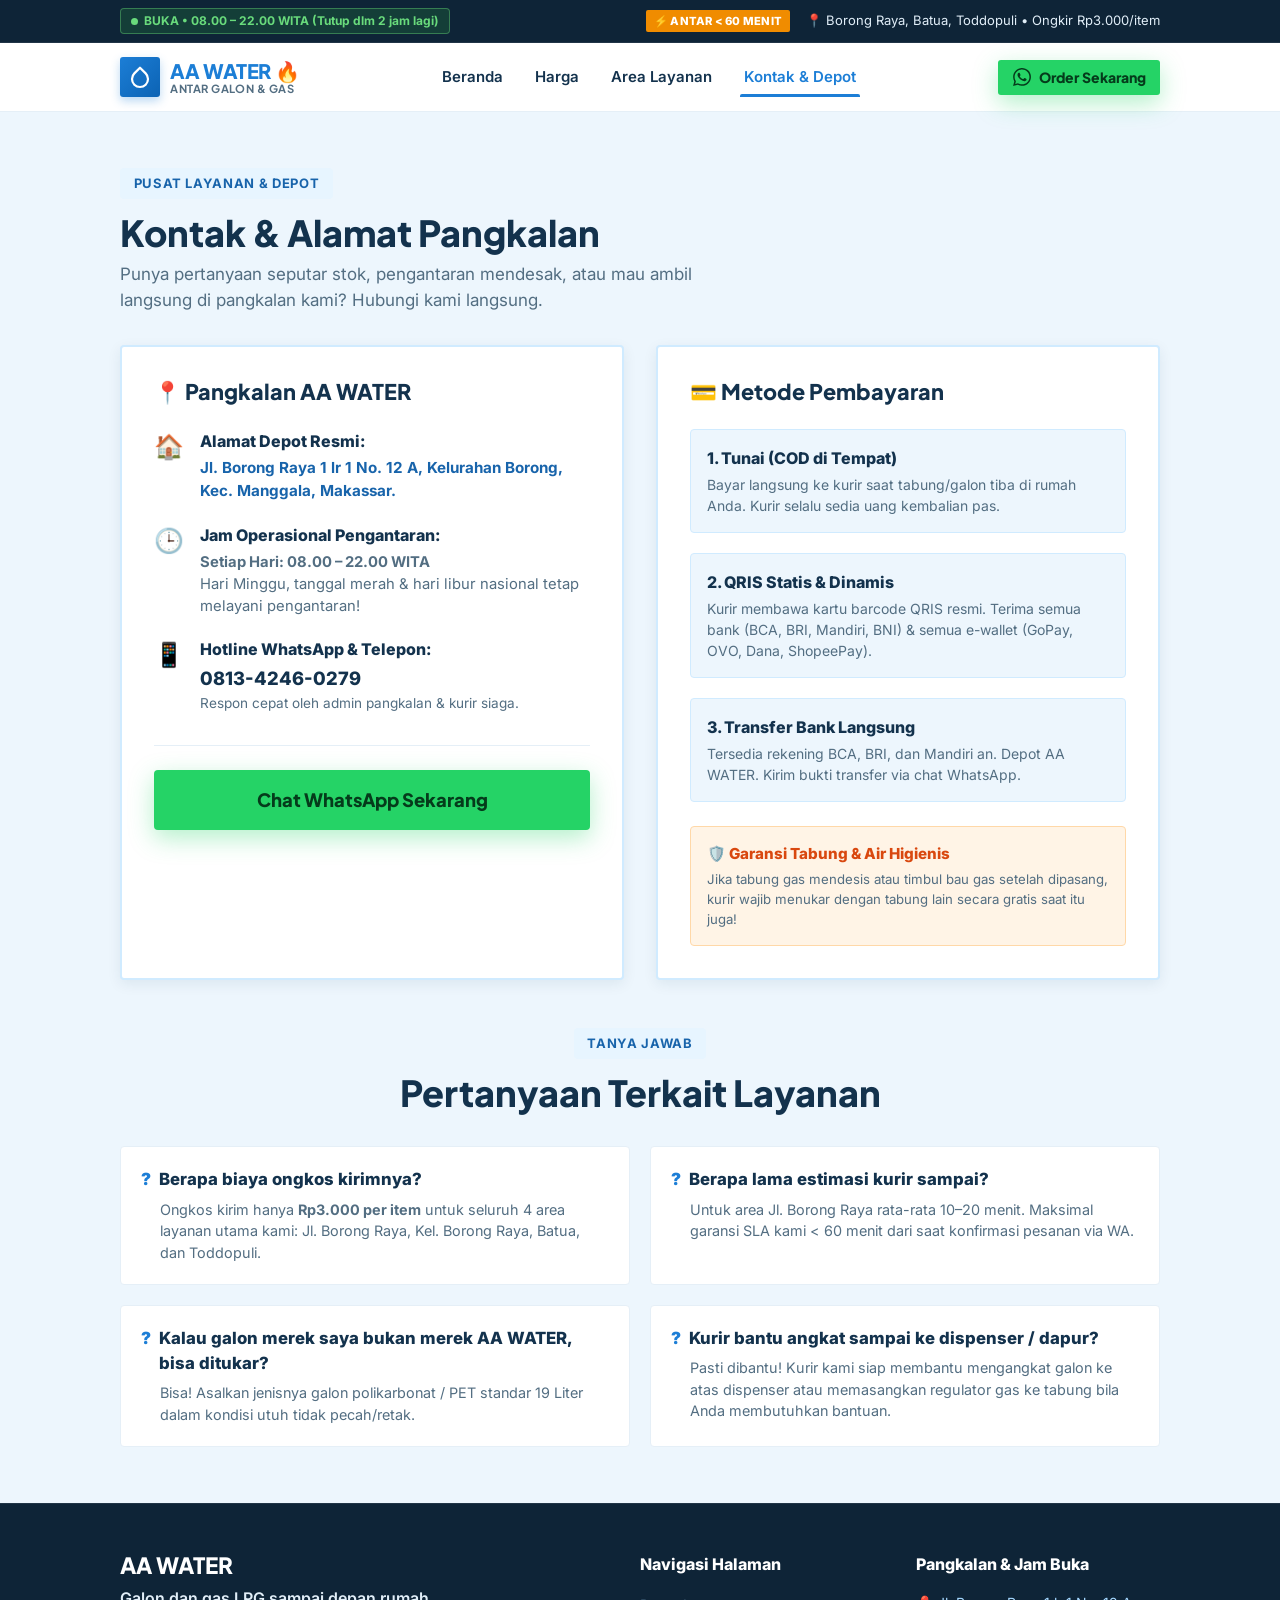
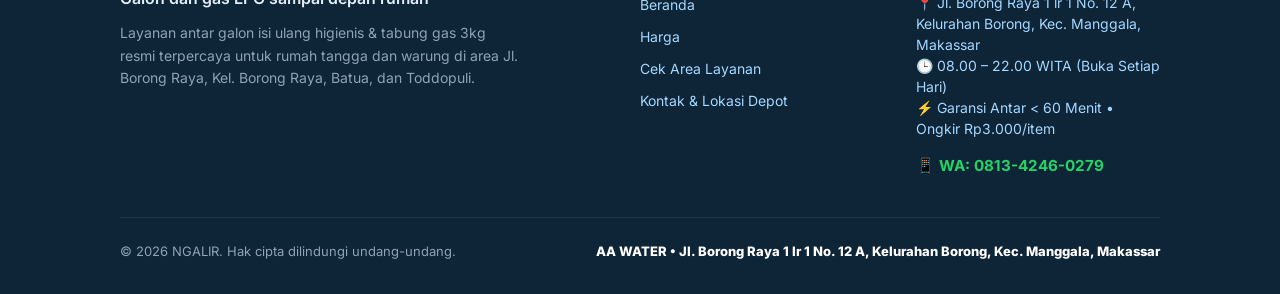
<file: docs/kontak.html>
<!DOCTYPE html>
<html lang="id">
<head>
  <meta charset="UTF-8">
  <meta name="viewport" content="width=device-width, initial-scale=1.0, maximum-scale=5.0">
  <title>Kontak &amp; Lokasi Depot — AA WATER Makassar</title>
  <meta name="description" content="Hubungi AA WATER di 0813-4246-0279. Depot: Jl. Borong Raya 1 lr 1 No. 12 A, Kelurahan Borong, Kec. Manggala, Makassar.">

  <!-- CSS Stylesheet -->
  <link rel="stylesheet" href="css/style.css">

  <!-- Favicon SVG -->
  <link rel="icon" type="image/svg+xml" href="data:image/svg+xml,<svg xmlns='http://www.w3.org/2000/svg' viewBox='0 0 100 100'><text y='.9em' font-size='90'>💧</text></svg>">
</head>
<body>

  <!-- Top Operational Status Strip -->
  <div class="top-status-strip">
    <div class="container top-status-content">
      <div class="status-pill-live js-store-status open">
        <span class="status-indicator-dot"></span>
        <span class="js-status-text"><strong>BUKA</strong> • 08.00 – 22.00 WITA (Kurir Siap Antar)</span>
      </div>
      <div class="top-info-right">
        <span class="sla-badge-small">⚡ ANTAR &lt; 60 MENIT</span>
        <span>📍 Borong Raya, Batua, Toddopuli • Ongkir Rp3.000/item</span>
      </div>
    </div>
  </div>

  <!-- Header & Navigasi -->
  <header class="site-header">
    <div class="container header-container">
      <a href="index.html" class="brand-logo" aria-label="AA WATER Beranda">
        <div class="brand-icon-box">
          <svg width="24" height="24" viewBox="0 0 24 24" fill="none" stroke="currentColor" stroke-width="2.2" stroke-linecap="round" stroke-linejoin="round">
            <path d="M12 2.69l5.66 5.66a8 8 0 1 1-11.31 0z"></path>
          </svg>
        </div>
        <div class="brand-title-wrap">
          <div class="brand-name">AA WATER <span>🔥</span></div>
          <span class="brand-sub">Antar Galon &amp; Gas</span>
        </div>
      </a>

      <!-- Menu Desktop -->
      <nav class="main-nav">
                  <a href="index.html" class="nav-link">Beranda</a>
                  <a href="harga.html" class="nav-link">Harga</a>
                  <a href="area.html" class="nav-link">Area Layanan</a>
                  <a href="kontak.html" class="nav-link active">Kontak &amp; Depot</a>
              </nav>

      <!-- Tombol Aksi -->
      <div class="header-actions">
        <a href="https://wa.me/6281342460279?text=Halo%20AA%20WATER%2C%20saya%20mau%20order%20galon%2Fgas%20sekarang%21" target="_blank" class="btn btn-sm btn-wa js-wa-direct">
          <svg width="18" height="18" viewBox="0 0 24 24" fill="currentColor">
            <path d="M.057 24l1.687-6.163c-1.041-1.804-1.588-3.849-1.587-5.946.003-6.556 5.338-11.891 11.893-11.891 3.181.001 6.167 1.24 8.413 3.488 2.245 2.248 3.481 5.236 3.48 8.414-.003 6.557-5.338 11.892-11.893 11.892-1.99-.001-3.951-.5-5.688-1.448l-6.305 1.654zm6.597-3.807c1.676.995 3.276 1.591 5.392 1.592 5.448 0 9.886-4.434 9.889-9.885.002-5.462-4.415-9.89-9.881-9.892-5.452 0-9.887 4.434-9.889 9.884-.001 2.225.651 3.891 1.746 5.634l-.999 3.648 3.742-.981zm11.387-5.464c-.074-.124-.272-.198-.57-.347-.297-.149-1.758-.868-2.031-.967-.272-.099-.47-.149-.669.149-.198.297-.768.967-.941 1.165-.173.198-.347.223-.644.074-.297-.149-1.255-.462-2.39-1.475-.883-.788-1.48-1.761-1.653-2.059-.173-.297-.018-.458.13-.606.134-.133.297-.347.446-.521.151-.172.2-.296.3-.495.099-.198.05-.372-.025-.521-.075-.148-.669-1.611-.916-2.206-.242-.579-.487-.501-.669-.51l-.57-.01c-.198 0-.52.074-.792.372s-1.04 1.016-1.04 2.479 1.065 2.876 1.213 3.074c.149.198 2.095 3.2 5.076 4.487.709.306 1.263.489 1.694.626.712.226 1.36.194 1.872.118.571-.085 1.758-.719 2.006-1.413.248-.695.248-1.29.173-1.414z"/>
          </svg>
          Order Sekarang
        </a>
        <button class="mobile-nav-toggle" id="mobileMenuToggle" aria-label="Buka Menu">&#9776;</button>
      </div>
    </div>

    <!-- Menu HP -->
    <div class="mobile-nav-drawer" id="mobileNavDrawer">
              <a href="index.html" class="mobile-nav-link">Beranda <span>&rarr;</span></a>
              <a href="harga.html" class="mobile-nav-link">Harga <span>&rarr;</span></a>
              <a href="area.html" class="mobile-nav-link">Cek Area Layanan <span>&rarr;</span></a>
              <a href="kontak.html" class="mobile-nav-link active">Kontak &amp; Alamat Depot <span>&rarr;</span></a>
          </div>
  </header>
  <main>
    <section class="section section-bg">
      <div class="container">
        <div class="section-tag">Pusat Layanan & Depot</div>
        <h1 class="section-title">Kontak & Alamat Pangkalan</h1>
        <p class="section-sub">
          Punya pertanyaan seputar stok, pengantaran mendesak, atau mau ambil langsung di pangkalan kami? Hubungi kami langsung.
        </p>

        <div style="display:grid; grid-template-columns:repeat(auto-fit, minmax(min(320px, 100%), 1fr)); gap:2rem; margin-bottom: 3rem;">
          
          <!-- Informasi Depot & Hotline -->
          <div style="background:white; border:2px solid var(--color-border); border-radius:var(--radius-2xl); padding:2rem; box-shadow:var(--shadow-md);">
            <h3 style="font-size:1.35rem; font-weight:800; margin-bottom:1.5rem; color:var(--color-ink);">
              📍 Pangkalan AA WATER
            </h3>

            <div style="display:flex; flex-direction:column; gap:1.25rem;">
              <div style="display:flex; gap:1rem; align-items:flex-start;">
                <div style="font-size:1.5rem; color:var(--color-primary);">🏠</div>
                <div>
                  <div style="font-weight:800; font-size:1rem; color:var(--color-ink);">Alamat Depot Resmi:</div>
                  <div style="font-size:0.95rem; color:var(--color-primary-dark); font-weight:700; margin-top:0.25rem; line-height:1.5;">
                    Jl. Borong Raya 1 lr 1 No. 12 A, Kelurahan Borong, Kec. Manggala, Makassar.
                  </div>
                </div>
              </div>

              <div style="display:flex; gap:1rem; align-items:flex-start;">
                <div style="font-size:1.5rem; color:var(--color-accent);">🕒</div>
                <div>
                  <div style="font-weight:800; font-size:1rem; color:var(--color-ink);">Jam Operasional Pengantaran:</div>
                  <div style="font-size:0.925rem; color:var(--color-ink-muted); margin-top:0.25rem; line-height:1.5;">
                    <strong>Setiap Hari: 08.00 – 22.00 WITA</strong><br>
                    Hari Minggu, tanggal merah & hari libur nasional tetap melayani pengantaran!
                  </div>
                </div>
              </div>

              <div style="display:flex; gap:1rem; align-items:flex-start;">
                <div style="font-size:1.5rem; color:#25D366;">📱</div>
                <div>
                  <div style="font-weight:800; font-size:1rem; color:var(--color-ink);">Hotline WhatsApp & Telepon:</div>
                  <div style="font-size:1.15rem; font-weight:800; color:var(--color-ink); margin-top:0.25rem;">
                    0813-4246-0279                  </div>
                  <div style="font-size:0.85rem; color:var(--color-ink-muted);">Respon cepat oleh admin pangkalan & kurir siaga.</div>
                </div>
              </div>
            </div>

            <div style="margin-top:2rem; padding-top:1.5rem; border-top:1px solid var(--color-border-subtle);">
              <a href="https://wa.me/6281342460279?text=Halo%20AA%20WATER%2C%20mau%20tanya%20info%20pemesanan" target="_blank" class="btn btn-wa btn-lg" style="width:100%;">
                Chat WhatsApp Sekarang
              </a>
            </div>
          </div>

          <!-- Metode Pembayaran & Keamanan -->
          <div style="background:white; border:2px solid var(--color-border); border-radius:var(--radius-2xl); padding:2rem; box-shadow:var(--shadow-md);">
            <h3 style="font-size:1.35rem; font-weight:800; margin-bottom:1.5rem; color:var(--color-ink);">
              💳 Metode Pembayaran
            </h3>

            <div style="display:flex; flex-direction:column; gap:1.25rem;">
              <div style="background:var(--color-section); border-radius:var(--radius-lg); padding:1rem; border:1px solid var(--color-border);">
                <div style="font-weight:800; font-size:1rem; color:var(--color-ink); margin-bottom:0.25rem;">
                  1. Tunai (COD di Tempat)
                </div>
                <div style="font-size:0.875rem; color:var(--color-ink-muted);">
                  Bayar langsung ke kurir saat tabung/galon tiba di rumah Anda. Kurir selalu sedia uang kembalian pas.
                </div>
              </div>

              <div style="background:var(--color-section); border-radius:var(--radius-lg); padding:1rem; border:1px solid var(--color-border);">
                <div style="font-weight:800; font-size:1rem; color:var(--color-ink); margin-bottom:0.25rem;">
                  2. QRIS Statis & Dinamis
                </div>
                <div style="font-size:0.875rem; color:var(--color-ink-muted);">
                  Kurir membawa kartu barcode QRIS resmi. Terima semua bank (BCA, BRI, Mandiri, BNI) & semua e-wallet (GoPay, OVO, Dana, ShopeePay).
                </div>
              </div>

              <div style="background:var(--color-section); border-radius:var(--radius-lg); padding:1rem; border:1px solid var(--color-border);">
                <div style="font-weight:800; font-size:1rem; color:var(--color-ink); margin-bottom:0.25rem;">
                  3. Transfer Bank Langsung
                </div>
                <div style="font-size:0.875rem; color:var(--color-ink-muted);">
                  Tersedia rekening BCA, BRI, dan Mandiri an. Depot AA WATER. Kirim bukti transfer via chat WhatsApp.
                </div>
              </div>
            </div>

            <!-- Jaminan Keamanan -->
            <div style="margin-top:1.5rem; background:#FFF4E6; border:1.5px solid #FFD8A8; border-radius:var(--radius-lg); padding:1rem;">
              <div style="font-weight:800; color:#D9480F; font-size:0.95rem; margin-bottom:0.25rem;">
                🛡️ Garansi Tabung & Air Higienis
              </div>
              <div style="font-size:0.825rem; color:#536E82; line-height:1.5;">
                Jika tabung gas mendesis atau timbul bau gas setelah dipasang, kurir wajib menukar dengan tabung lain secara gratis saat itu juga!
              </div>
            </div>
          </div>

        </div>

        <!-- FAQ Lengkap -->
        <div style="margin-top:3rem;">
          <div class="text-center" style="margin-bottom:2rem;">
            <div class="section-tag">Tanya Jawab</div>
            <h2 class="section-title">Pertanyaan Terkait Layanan</h2>
          </div>

          <div class="faq-grid">
            <div class="faq-card">
              <div class="faq-q"><span class="faq-q-icon">?</span> Berapa biaya ongkos kirimnya?</div>
              <div class="faq-a">Ongkos kirim hanya <strong>Rp3.000 per item</strong> untuk seluruh 4 area layanan utama kami: Jl. Borong Raya, Kel. Borong Raya, Batua, dan Toddopuli.</div>
            </div>

            <div class="faq-card">
              <div class="faq-q"><span class="faq-q-icon">?</span> Berapa lama estimasi kurir sampai?</div>
              <div class="faq-a">Untuk area Jl. Borong Raya rata-rata 10–20 menit. Maksimal garansi SLA kami &lt; 60 menit dari saat konfirmasi pesanan via WA.</div>
            </div>

            <div class="faq-card">
              <div class="faq-q"><span class="faq-q-icon">?</span> Kalau galon merek saya bukan merek AA WATER, bisa ditukar?</div>
              <div class="faq-a">Bisa! Asalkan jenisnya galon polikarbonat / PET standar 19 Liter dalam kondisi utuh tidak pecah/retak.</div>
            </div>

            <div class="faq-card">
              <div class="faq-q"><span class="faq-q-icon">?</span> Kurir bantu angkat sampai ke dispenser / dapur?</div>
              <div class="faq-a">Pasti dibantu! Kurir kami siap membantu mengangkat galon ke atas dispenser atau memasangkan regulator gas ke tabung bila Anda membutuhkan bantuan.</div>
            </div>
          </div>
        </div>

      </div>
    </section>
  </main>


  <!-- FOOTER -->
  <footer class="site-footer">
    <div class="container">
      <div class="footer-grid">
        <div class="footer-brand">
          <h3>AA WATER</h3>
          <div class="footer-tagline">Galon dan gas LPG sampai depan rumah</div>
          <p class="footer-desc">
            Layanan antar galon isi ulang higienis &amp; tabung gas 3kg resmi terpercaya untuk rumah tangga dan warung di area Jl. Borong Raya, Kel. Borong Raya, Batua, dan Toddopuli.
          </p>
        </div>
        <div>
          <div class="footer-col-title">Navigasi Halaman</div>
          <ul class="footer-links">
            <li><a href="index.html">Beranda</a></li>
            <li><a href="harga.html">Harga</a></li>
            <li><a href="area.html">Cek Area Layanan</a></li>
            <li><a href="kontak.html">Kontak &amp; Lokasi Depot</a></li>
          </ul>
        </div>
        <div>
          <div class="footer-col-title">Pangkalan &amp; Jam Buka</div>
          <p style="font-size:0.875rem; margin-bottom:0.5rem; color:#A5D8FF;">
            📍 Jl. Borong Raya 1 lr 1 No. 12 A, Kelurahan Borong, Kec. Manggala, Makassar<br>
            🕒 08.00 – 22.00 WITA (Buka Setiap Hari)<br>
            ⚡ Garansi Antar &lt; 60 Menit • Ongkir Rp3.000/item
          </p>
          <a href="https://wa.me/6281342460279" target="_blank" style="display:inline-block; margin-top:0.5rem; color:#25D366; font-weight:700; font-size:0.95rem;">
            📱 WA: 0813-4246-0279          </a>
        </div>
      </div>

      <div class="footer-bottom">
        <div>&copy; 2026 NGALIR. Hak cipta dilindungi undang-undang.</div>
        <div class="footer-bottom-brand">AA WATER • Jl. Borong Raya 1 lr 1 No. 12 A, Kelurahan Borong, Kec. Manggala, Makassar</div>
      </div>
    </div>
  </footer>

  <!-- MOBILE STICKY WA FLOATING BAR (99% ORDER DARI HP) -->
  <div class="mobile-floating-bar">
    <div class="mobile-floating-info">
      <span class="floating-sla">⚡ ANTAR &lt; 60 MENIT</span>
      <span class="floating-status js-floating-status">
                  🟢 <strong>Buka</strong> (Siap Kirim)
              </span>
    </div>
    <a href="https://wa.me/6281342460279?text=Halo%20AA%20WATER%2C%20saya%20mau%20order%20galon%2Fgas%20sekarang%21" target="_blank" class="btn btn-wa mobile-floating-btn js-wa-direct">
      <svg width="20" height="20" viewBox="0 0 24 24" fill="currentColor">
        <path d="M.057 24l1.687-6.163c-1.041-1.804-1.588-3.849-1.587-5.946.003-6.556 5.338-11.891 11.893-11.891 3.181.001 6.167 1.24 8.413 3.488 2.245 2.248 3.481 5.236 3.48 8.414-.003 6.557-5.338 11.892-11.893 11.892-1.99-.001-3.951-.5-5.688-1.448l-6.305 1.654zm6.597-3.807c1.676.995 3.276 1.591 5.392 1.592 5.448 0 9.886-4.434 9.889-9.885.002-5.462-4.415-9.89-9.881-9.892-5.452 0-9.887 4.434-9.889 9.884-.001 2.225.651 3.891 1.746 5.634l-.999 3.648 3.742-.981zm11.387-5.464c-.074-.124-.272-.198-.57-.347-.297-.149-1.758-.868-2.031-.967-.272-.099-.47-.149-.669.149-.198.297-.768.967-.941 1.165-.173.198-.347.223-.644.074-.297-.149-1.255-.462-2.39-1.475-.883-.788-1.48-1.761-1.653-2.059-.173-.297-.018-.458.13-.606.134-.133.297-.347.446-.521.151-.172.2-.296.3-.495.099-.198.05-.372-.025-.521-.075-.148-.669-1.611-.916-2.206-.242-.579-.487-.501-.669-.51l-.57-.01c-.198 0-.52.074-.792.372s-1.04 1.016-1.04 2.479 1.065 2.876 1.213 3.074c.149.198 2.095 3.2 5.076 4.487.709.306 1.263.489 1.694.626.712.226 1.36.194 1.872.118.571-.085 1.758-.719 2.006-1.413.248-.695.248-1.29.173-1.414z"/>
      </svg>
      Order Sekarang
    </a>
  </div>

  <!-- Data dari database untuk dipakai JavaScript -->
  <script>
    window.AA_DATA = {"phone":"6281342460279","displayPhone":"0813-4246-0279","address":"Jl. Borong Raya 1 lr 1 No. 12 A, Kelurahan Borong, Kec. Manggala, Makassar","openHour":8,"closeHour":22,"feePerItem":3000,"pricing":{"galon_tukar":{"name":"Galon Isi Ulang (Tukar)","price":5000,"type":"tukar"},"galon_baru":{"name":"Galon Baru (Tanpa Isi)","price":30000,"type":"beli"},"galon_isi_baru":{"name":"Galon + Jual Galon Baru","price":35000,"type":"beli"},"gas_tukar":{"name":"Gas 3kg (Tukar)","price":22000,"type":"tukar"},"gas_tabung_baru":{"name":"Beli Tabung 3Kg Kosong","price":175000,"type":"beli"},"gas_tabung_isi":{"name":"Beli Tabung + Gas 3kg","price":250000,"type":"beli"}},"deliveryArea":[{"name":"Jl. Borong Raya","eta":"10 - 20 menit","fee":"Rp3.000 / item","kata":"borong raya,borong,lorong 1,lr 1"},{"name":"Kelurahan Borong Raya","eta":"15 - 25 menit","fee":"Rp3.000 / item","kata":"kelurahan borong,kel borong,borong"},{"name":"Batua","eta":"20 - 30 menit","fee":"Rp3.000 / item","kata":"batua,batua raya"},{"name":"Toddopuli","eta":"20 - 35 menit","fee":"Rp3.000 / item","kata":"toddopuli,todopuli,kompleks toddopuli"}]};
  </script>

  <!-- JQUERY & JAVASCRIPT APP (Lokal & Cepat) -->
  <!-- Angka di belakang app.js adalah waktu file terakhir diubah. Gunanya
       supaya browser pengunjung mengambil versi terbaru, bukan versi lama
       yang tersimpan di cache. -->
  <script src="js/jquery-3.7.1.min.js"></script>
  <script src="js/app.js"></script>
</body>
</html>
</file>
<file: css/style.css>
/* ==========================================================================
   AA WATER — "Antar Galon & Gas" (Design System: Utility-Fast M3)
   Colors:
   - Primary (Biru Air): #1C7ED6
   - Primary Dark: #1864AB
   - Accent (Oranye Tabung): #F08C00
   - Accent Dark: #D9480F
   - Background: #FFFFFF
   - Section: #EDF6FD
   - Ink: #13324D
   - Ink Muted: #4D6B82
   - Border: #D0EBFF
   - Green Status: #2B8A3E
   ========================================================================== */

@import url('https://fonts.googleapis.com/css2?family=Inter:wght@400;500;600;700&family=Plus+Jakarta+Sans:wght@600;700;800;900&display=swap');

:root {
  --color-primary: #1C7ED6;
  --color-primary-dark: #1864AB;
  --color-primary-light: #E7F5FF;
  --color-primary-glow: rgba(28, 126, 214, 0.18);
  
  --color-accent: #F08C00;
  --color-accent-dark: #D9480F;
  --color-accent-light: #FFF4E6;
  --color-accent-glow: rgba(240, 140, 0, 0.2);

  --color-gas-green: #2B8A3E;
  --color-gas-light: #EBFBEE;
  
  --color-bg: #FFFFFF;
  --color-section: #EDF6FD;
  --color-section-alt: #F4F9FD;
  --color-ink: #13324D;
  --color-ink-muted: #536E82;
  --color-ink-light: #8FA3B5;
  --color-border: #D0EBFF;
  --color-border-subtle: #E5EFF7;
  
  --radius-sm: 2px;
  --radius-md: 3px;
  --radius-xl: 4px;
  --radius-2xl: 4px;
  --radius-full: 4px;

  --shadow-sm: 0 2px 4px rgba(19, 50, 77, 0.04);
  --shadow-md: 0 4px 14px rgba(19, 50, 77, 0.08);
  --shadow-lg: 0 10px 28px rgba(19, 50, 77, 0.12);
  --shadow-wa: 0 8px 24px rgba(37, 211, 102, 0.35);

  --font-display: 'Plus Jakarta Sans', -apple-system, BlinkMacSystemFont, sans-serif;
  --font-body: 'Inter', -apple-system, BlinkMacSystemFont, sans-serif;

  --container-max: 1080px;
}

/* Reset & Base Setup */
*, *::before, *::after {
  box-sizing: border-box;
  margin: 0;
  padding: 0;
}

html {
  font-family: var(--font-body);
  color: var(--color-ink);
  background-color: var(--color-bg);
  line-height: 1.5;
  -webkit-font-smoothing: antialiased;
  scroll-behavior: smooth;
}

body {
  min-height: 100vh;
  display: flex;
  flex-direction: column;
  padding-bottom: 74px; /* Space for Mobile Sticky WA Bar */
}

@media (min-width: 768px) {
  body {
    padding-bottom: 0;
  }
}

img, svg {
  display: block;
  max-width: 100%;
}

a {
  color: inherit;
  text-decoration: none;
}

button {
  font-family: inherit;
  cursor: pointer;
  border: none;
  background: none;
}

/* Utilities */
.container {
  width: 100%;
  max-width: var(--container-max);
  margin-left: auto;
  margin-right: auto;
  padding-left: 1.25rem;
  padding-right: 1.25rem;
}

.section {
  padding-top: 3.5rem;
  padding-bottom: 3.5rem;
}

.section-bg {
  background-color: var(--color-section);
}

.section-white {
  background-color: var(--color-bg);
}

.text-center { text-align: center; }
.text-primary { color: var(--color-primary); }
.text-accent { color: var(--color-accent); }
.text-muted { color: var(--color-ink-muted); }

/* Typography */
h1, h2, h3, h4, .font-display {
  font-family: var(--font-display);
  font-weight: 800;
  line-height: 1.2;
  color: var(--color-ink);
}

.section-tag {
  display: inline-flex;
  align-items: center;
  gap: 0.5rem;
  background-color: var(--color-primary-light);
  color: var(--color-primary-dark);
  font-size: 0.8125rem;
  font-weight: 700;
  text-transform: uppercase;
  letter-spacing: 0.05em;
  padding: 0.35rem 0.85rem;
  border-radius: var(--radius-full);
  margin-bottom: 0.75rem;
}

.section-tag.accent {
  background-color: var(--color-accent-light);
  color: var(--color-accent-dark);
}

.section-title {
  font-size: 1.875rem;
  margin-bottom: 0.5rem;
}

@media (min-width: 768px) {
  .section-title {
    font-size: 2.25rem;
  }
}

.section-sub {
  font-size: 1.0625rem;
  color: var(--color-ink-muted);
  max-width: 600px;
  margin-bottom: 2rem;
}

/* Top Notification / Operational Status Bar */
.top-status-strip {
  background-color: #0E2437;
  color: #E1EEF8;
  font-size: 0.8125rem;
  padding: 0.5rem 1rem;
  border-bottom: 1px solid rgba(255, 255, 255, 0.08);
}

.top-status-content {
  display: flex;
  align-items: center;
  justify-content: space-between;
  gap: 0.75rem;
  flex-wrap: wrap;
}

.status-pill-live {
  display: inline-flex;
  align-items: center;
  gap: 0.4rem;
  padding: 0.2rem 0.6rem;
  border-radius: var(--radius-full);
  font-weight: 700;
  font-size: 0.75rem;
}

.status-pill-live.open {
  background-color: rgba(43, 138, 62, 0.25);
  color: #69DB7C;
  border: 1px solid rgba(105, 219, 124, 0.4);
}

.status-pill-live.closed {
  background-color: rgba(224, 49, 49, 0.25);
  color: #FFA8A8;
  border: 1px solid rgba(255, 168, 168, 0.4);
}

.status-indicator-dot {
  width: 7px;
  height: 7px;
  border-radius: 50%;
  background-color: currentColor;
  display: inline-block;
  animation: pulse-dot 1.8s infinite;
}

@keyframes pulse-dot {
  0% { transform: scale(0.9); opacity: 0.7; }
  50% { transform: scale(1.3); opacity: 1; }
  100% { transform: scale(0.9); opacity: 0.7; }
}

.top-info-right {
  display: flex;
  align-items: center;
  gap: 1rem;
}

.sla-badge-small {
  background-color: var(--color-accent);
  color: #FFFFFF;
  font-weight: 800;
  padding: 0.15rem 0.5rem;
  border-radius: var(--radius-sm);
  font-size: 0.7rem;
  letter-spacing: 0.02em;
}

/* Header & Navbar */
.site-header {
  position: sticky;
  top: 0;
  background-color: rgba(255, 255, 255, 0.96);
  backdrop-filter: blur(10px);
  border-bottom: 1px solid var(--color-border-subtle);
  z-index: 90;
}

.header-container {
  display: flex;
  align-items: center;
  justify-content: space-between;
  height: 68px;
}

.brand-logo {
  display: flex;
  align-items: center;
  gap: 0.65rem;
  font-family: var(--font-display);
  font-weight: 900;
  font-size: 1.35rem;
  color: var(--color-ink);
  letter-spacing: -0.02em;
}

.brand-icon-box {
  width: 40px;
  height: 40px;
  border-radius: var(--radius-md);
  background: linear-gradient(135deg, var(--color-primary) 0%, #0c63b4 100%);
  color: white;
  display: flex;
  align-items: center;
  justify-content: center;
  box-shadow: 0 4px 10px rgba(28, 126, 214, 0.3);
}

.brand-title-wrap {
  display: flex;
  flex-direction: column;
  line-height: 1.1;
}

.brand-name {
  font-size: 1.25rem;
  font-weight: 900;
  color: var(--color-primary);
  display: flex;
  align-items: center;
  gap: 0.25rem;
}

.brand-name span {
  color: var(--color-accent);
}

.brand-sub {
  font-size: 0.7rem;
  font-weight: 700;
  color: var(--color-ink-muted);
  text-transform: uppercase;
  letter-spacing: 0.04em;
}

.main-nav {
  display: none;
  align-items: center;
  gap: 1.5rem;
}

@media (min-width: 860px) {
  .main-nav {
    display: flex;
  }
}

.nav-link {
  font-size: 0.9375rem;
  font-weight: 600;
  color: var(--color-ink);
  padding: 0.5rem 0.25rem;
  position: relative;
  transition: color 0.15s ease;
}

.nav-link:hover, .nav-link.active {
  color: var(--color-primary);
}

.nav-link.active::after {
  content: '';
  position: absolute;
  bottom: 0;
  left: 0;
  right: 0;
  height: 3px;
  background-color: var(--color-primary);
  border-radius: 2px 2px 0 0;
}

.header-actions {
  display: flex;
  align-items: center;
  gap: 0.75rem;
}

.mobile-nav-toggle {
  display: flex;
  align-items: center;
  justify-content: center;
  width: 40px;
  height: 40px;
  border-radius: var(--radius-md);
  border: 1px solid var(--color-border);
  color: var(--color-ink);
  font-size: 1.25rem;
}

@media (min-width: 860px) {
  .mobile-nav-toggle {
    display: none;
  }
}

.mobile-nav-drawer {
  position: fixed;
  top: 68px;
  left: 0;
  right: 0;
  background: white;
  border-bottom: 2px solid var(--color-border);
  box-shadow: var(--shadow-lg);
  display: none;
  flex-direction: column;
  padding: 1rem 1.25rem 1.5rem;
  z-index: 89;
}

.mobile-nav-drawer.open {
  display: flex;
}

.mobile-nav-link {
  display: flex;
  align-items: center;
  justify-content: space-between;
  padding: 0.85rem 0.5rem;
  font-size: 1rem;
  font-weight: 700;
  color: var(--color-ink);
  border-bottom: 1px solid var(--color-border-subtle);
}

.mobile-nav-link.active {
  color: var(--color-primary);
}

/* Buttons */
.btn {
  display: inline-flex;
  align-items: center;
  justify-content: center;
  gap: 0.5rem;
  font-family: var(--font-display);
  font-weight: 700;
  border-radius: var(--radius-xl);
  padding: 0.8rem 1.4rem;
  font-size: 1rem;
  transition: all 0.18s ease-in-out;
  cursor: pointer;
  text-align: center;
}

.btn-sm {
  padding: 0.45rem 0.9rem;
  font-size: 0.875rem;
  border-radius: var(--radius-md);
}

.btn-lg {
  padding: 1rem 1.8rem;
  font-size: 1.15rem;
  border-radius: var(--radius-xl);
}

.btn-primary {
  background-color: var(--color-primary);
  color: #FFFFFF;
  box-shadow: 0 4px 14px var(--color-primary-glow);
}

.btn-primary:hover {
  background-color: var(--color-primary-dark);
  transform: translateY(-1px);
}

.btn-accent {
  background-color: var(--color-accent);
  color: #FFFFFF;
  box-shadow: 0 4px 14px var(--color-accent-glow);
}

.btn-accent:hover {
  background-color: var(--color-accent-dark);
  transform: translateY(-1px);
}

.btn-wa {
  background-color: #25D366;
  color: #053b1b;
  font-weight: 800;
  box-shadow: var(--shadow-wa);
}

.btn-wa:hover {
  background-color: #20BA5A;
  color: #042E15;
  transform: translateY(-2px);
}

.btn-outline-primary {
  background-color: transparent;
  color: var(--color-primary);
  border: 2px solid var(--color-primary);
}

.btn-outline-primary:hover {
  background-color: var(--color-primary-light);
}

.btn-white {
  background-color: #FFFFFF;
  color: var(--color-primary-dark);
  box-shadow: var(--shadow-md);
}

.btn-white:hover {
  background-color: #F8FBFE;
}

/* Hero Section */
.hero-section {
  position: relative;
  padding-top: 2.5rem;
  padding-bottom: 3.5rem;
  background: linear-gradient(180deg, #FFFFFF 0%, #EDF6FD 100%);
  overflow: hidden;
}

.hero-badge-row {
  display: flex;
  align-items: center;
  gap: 0.75rem;
  flex-wrap: wrap;
  margin-bottom: 1.25rem;
}

.sla-pill-big {
  display: inline-flex;
  align-items: center;
  gap: 0.5rem;
  background-color: #FFF3BF;
  color: #D9480F;
  border: 1.5px solid #FFD43B;
  padding: 0.4rem 0.9rem;
  border-radius: var(--radius-full);
  font-weight: 800;
  font-size: 0.875rem;
  letter-spacing: 0.02em;
}

.area-pill-hero {
  display: inline-flex;
  align-items: center;
  gap: 0.4rem;
  background-color: #E7F5FF;
  color: var(--color-primary-dark);
  border: 1.5px solid var(--color-border);
  padding: 0.4rem 0.9rem;
  border-radius: var(--radius-full);
  font-weight: 700;
  font-size: 0.875rem;
}

.hero-headline {
  font-size: 2.25rem;
  font-weight: 900;
  color: #000000;
  letter-spacing: -0.03em;
  line-height: 1.15;
  margin-bottom: 1rem;
}

@media (min-width: 768px) {
  .hero-headline {
    font-size: 3.5rem;
  }
}

.hero-headline span.highlight-water {
  color: var(--color-primary);
  text-decoration: underline;
  text-decoration-color: rgba(28, 126, 214, 0.3);
  text-underline-offset: 6px;
}

.hero-headline span.highlight-gas {
  color: var(--color-accent);
}

.hero-sub {
  font-size: 1.125rem;
  color: var(--color-ink-muted);
  max-width: 620px;
  line-height: 1.55;
  margin-bottom: 1.75rem;
}

.hero-cta-group {
  display: flex;
  flex-direction: column;
  gap: 0.75rem;
  max-width: 460px;
}

@media (min-width: 640px) {
  .hero-cta-group {
    flex-direction: row;
  }
}

.hero-cta-wa {
  flex: 1;
  font-size: 1.15rem;
  padding: 1.1rem 1.5rem;
}

.hero-trust-bar {
  display: flex;
  align-items: center;
  gap: 1.5rem;
  flex-wrap: wrap;
  margin-top: 2rem;
  padding-top: 1.5rem;
  border-top: 1px solid var(--color-border);
}

.hero-trust-item {
  display: flex;
  align-items: center;
  gap: 0.5rem;
  font-size: 0.875rem;
  font-weight: 600;
  color: var(--color-ink);
}

.hero-trust-icon {
  width: 20px;
  height: 20px;
  color: var(--color-primary);
  flex-shrink: 0;
}

/* Signature Section: HARGA TERPAMPANG */
.signature-card {
  background-color: #FFFFFF;
  border: 2px solid var(--color-border);
  border-radius: var(--radius-2xl);
  padding: 1.5rem;
  box-shadow: var(--shadow-md);
  margin-bottom: 2.5rem;
  position: relative;
  overflow: hidden;
}

@media (min-width: 768px) {
  .signature-card {
    padding: 2.25rem;
  }
}

.signature-badge {
  position: absolute;
  top: 0;
  right: 0;
  background: linear-gradient(135deg, var(--color-accent) 0%, #E8590C 100%);
  color: white;
  font-size: 0.75rem;
  font-weight: 800;
  letter-spacing: 0.05em;
  text-transform: uppercase;
  padding: 0.4rem 1.25rem;
  border-bottom-left-radius: var(--radius-md);
}

.price-grid-2col {
  display: grid;
  grid-template-columns: 1fr;
  gap: 1.5rem;
  margin-top: 1.5rem;
}

@media (min-width: 820px) {
  .price-grid-2col {
    grid-template-columns: 1fr 1fr;
    gap: 2rem;
  }
}

.category-box {
  background: var(--color-section);
  border: 1.5px solid var(--color-border);
  border-radius: var(--radius-xl);
  padding: 1.25rem;
}

@media (min-width: 640px) {
  .category-box {
    padding: 1.5rem;
  }
}

.category-header {
  display: flex;
  align-items: center;
  justify-content: space-between;
  margin-bottom: 1.25rem;
  padding-bottom: 0.85rem;
  border-bottom: 1px solid var(--color-border);
}

.category-title {
  display: flex;
  align-items: center;
  gap: 0.65rem;
  font-size: 1.25rem;
  font-weight: 800;
}

.category-icon {
  width: 36px;
  height: 36px;
  border-radius: var(--radius-md);
  display: flex;
  align-items: center;
  justify-content: center;
}

.category-icon.water {
  background-color: var(--color-primary-light);
  color: var(--color-primary);
}

.category-icon.gas {
  background-color: var(--color-accent-light);
  color: var(--color-accent);
}

.price-row-card {
  background-color: #FFFFFF;
  border: 1.5px solid var(--color-border-subtle);
  border-radius: var(--radius-lg);
  padding: 1rem 1.15rem;
  margin-bottom: 0.85rem;
  display: flex;
  flex-direction: column;
  gap: 0.5rem;
  transition: all 0.15s ease;
}

.price-row-card:hover {
  border-color: var(--color-primary);
  box-shadow: var(--shadow-sm);
}

.price-row-card.highlight {
  border: 2px solid var(--color-primary);
  background: #FCFDFF;
  position: relative;
}

.price-row-card.highlight-gas {
  border: 2px solid var(--color-accent);
  background: #FFFAF5;
}

.row-top {
  display: flex;
  justify-content: space-between;
  align-items: flex-start;
  gap: 0.75rem;
}

.item-info {
  flex: 1;
}

.item-tag {
  font-size: 0.7rem;
  font-weight: 800;
  text-transform: uppercase;
  padding: 0.15rem 0.45rem;
  border-radius: var(--radius-sm);
  display: inline-block;
  margin-bottom: 0.35rem;
}

.tag-tukar {
  background-color: #D3F9D8;
  color: #2B8A3E;
}

.tag-beli {
  background-color: #FFF3BF;
  color: #D9480F;
}

.item-name {
  font-size: 1.05rem;
  font-weight: 800;
  color: var(--color-ink);
  line-height: 1.25;
}

.item-desc {
  font-size: 0.8125rem;
  color: var(--color-ink-muted);
  margin-top: 0.2rem;
}

.item-price-wrap {
  text-align: right;
  flex-shrink: 0;
}

.price-figure {
  font-family: var(--font-display);
  font-size: 1.35rem;
  font-weight: 900;
  color: var(--color-ink);
  line-height: 1;
}

.price-unit {
  font-size: 0.75rem;
  color: var(--color-ink-muted);
  font-weight: 500;
}

.explain-box {
  background-color: #FFFFFF;
  border: 1.5px dashed var(--color-primary);
  border-radius: var(--radius-xl);
  padding: 1.25rem 1.5rem;
  margin-top: 1.75rem;
  display: flex;
  align-items: flex-start;
  gap: 1rem;
}

.explain-icon {
  font-size: 1.75rem;
  flex-shrink: 0;
}

.explain-text h4 {
  font-size: 1.0625rem;
  font-weight: 800;
  color: var(--color-primary-dark);
  margin-bottom: 0.35rem;
}

.explain-text p {
  font-size: 0.9rem;
  color: var(--color-ink-muted);
  line-height: 1.5;
}

/* Interactive Quick Order Builder / Calculator */
.order-builder-box {
  background-color: #FFFFFF;
  border: 2px solid var(--color-primary);
  border-radius: var(--radius-2xl);
  padding: 1.5rem;
  box-shadow: 0 8px 30px rgba(28, 126, 214, 0.12);
  margin-top: 2.5rem;
}

@media (min-width: 768px) {
  .order-builder-box {
    padding: 2.25rem;
  }
}

.builder-header {
  display: flex;
  align-items: center;
  justify-content: space-between;
  flex-wrap: wrap;
  gap: 1rem;
  margin-bottom: 1.5rem;
  padding-bottom: 1rem;
  border-bottom: 1px solid var(--color-border);
}

.builder-title {
  font-size: 1.35rem;
  font-weight: 800;
}

.builder-sub {
  font-size: 0.875rem;
  color: var(--color-ink-muted);
}

.builder-items-grid {
  display: grid;
  grid-template-columns: 1fr;
  gap: 1rem;
}

@media (min-width: 640px) {
  .builder-items-grid {
    grid-template-columns: 1fr 1fr;
  }
}

.builder-row {
  background: var(--color-section);
  border: 1px solid var(--color-border);
  border-radius: var(--radius-xl);
  padding: 1rem;
  display: flex;
  align-items: center;
  justify-content: space-between;
  gap: 0.75rem;
}

.builder-row-info {
  flex: 1;
}

.builder-row-title {
  font-size: 0.95rem;
  font-weight: 700;
  color: var(--color-ink);
}

.builder-row-price {
  font-size: 0.8125rem;
  font-weight: 700;
  color: #000000;
}

.qty-control {
  display: flex;
  align-items: center;
  gap: 0.4rem;
  background: white;
  padding: 0.25rem;
  border-radius: var(--radius-full);
  border: 1px solid var(--color-border);
}

.qty-btn {
  width: 32px;
  height: 32px;
  border-radius: var(--radius-sm);
  display: flex;
  align-items: center;
  justify-content: center;
  background: var(--color-section);
  color: var(--color-ink);
  font-weight: 800;
  font-size: 1.1rem;
  transition: all 0.15s;
}

.qty-btn:hover {
  background: var(--color-primary);
  color: white;
}

.qty-display {
  width: 28px;
  text-align: center;
  font-size: 0.95rem;
  font-weight: 800;
  font-family: var(--font-display);
}

.builder-summary-card {
  margin-top: 1.5rem;
  background: #0E2437;
  color: white;
  border-radius: var(--radius-xl);
  padding: 1.25rem 1.5rem;
  display: flex;
  flex-direction: column;
  gap: 1rem;
}

@media (min-width: 640px) {
  .builder-summary-card {
    flex-direction: row;
    align-items: center;
    justify-content: space-between;
  }
}

.builder-total-label {
  font-size: 0.8125rem;
  color: #A5D8FF;
  text-transform: uppercase;
  font-weight: 700;
  letter-spacing: 0.05em;
}

.builder-total-price {
  font-family: var(--font-display);
  font-size: 1.85rem;
  font-weight: 900;
  color: #FFFFFF;
}

.builder-total-desc {
  font-size: 0.8125rem;
  color: #8FA3B5;
}

.builder-action-btns {
  display: flex;
  flex-direction: column;
  gap: 0.5rem;
  width: 100%;
}

@media (min-width: 640px) {
  .builder-action-btns {
    width: auto;
    flex-direction: row;
  }
}

/* Cara Order 2 Langkah */
.order-steps-grid {
  display: grid;
  grid-template-columns: 1fr;
  gap: 1.5rem;
}

@media (min-width: 768px) {
  .order-steps-grid {
    grid-template-columns: 1fr 1fr;
    gap: 2rem;
  }
}

.step-card {
  background: #FFFFFF;
  border: 2px solid var(--color-border);
  border-radius: var(--radius-xl);
  padding: 1.75rem;
  position: relative;
}

.step-num-badge {
  width: 44px;
  height: 44px;
  border-radius: var(--radius-sm);
  background-color: var(--color-primary);
  color: white;
  font-size: 1.25rem;
  font-weight: 900;
  display: flex;
  align-items: center;
  justify-content: center;
  margin-bottom: 1.25rem;
  box-shadow: 0 4px 10px var(--color-primary-glow);
}

.step-num-badge.accent {
  background-color: var(--color-accent);
  box-shadow: 0 4px 10px var(--color-accent-glow);
}

.step-title {
  font-size: 1.25rem;
  font-weight: 800;
  margin-bottom: 0.5rem;
}

.step-body {
  color: var(--color-ink-muted);
  font-size: 0.95rem;
  line-height: 1.5;
  margin-bottom: 1.25rem;
}

.format-box {
  background: var(--color-section);
  border: 1.5px dashed var(--color-primary);
  border-radius: var(--radius-md);
  padding: 0.85rem 1rem;
  font-family: monospace;
  font-size: 0.95rem;
  font-weight: 700;
  color: var(--color-primary-dark);
  display: flex;
  align-items: center;
  justify-content: space-between;
  gap: 0.5rem;
}

.btn-copy-format {
  background: var(--color-primary);
  color: white;
  font-size: 0.75rem;
  font-weight: 700;
  padding: 0.3rem 0.65rem;
  border-radius: var(--radius-sm);
  cursor: pointer;
  white-space: nowrap;
}

/* Area Terlayani (Borong & Sekitarnya) */
.chips-container {
  display: flex;
  flex-wrap: wrap;
  gap: 0.65rem;
  margin-bottom: 1.5rem;
}

.area-chip {
  background: #FFFFFF;
  border: 1.5px solid var(--color-border);
  border-radius: var(--radius-full);
  padding: 0.5rem 1.1rem;
  font-size: 0.9rem;
  font-weight: 700;
  color: var(--color-ink);
  display: inline-flex;
  align-items: center;
  gap: 0.4rem;
  transition: all 0.15s;
}

.area-chip:hover, .area-chip.active {
  background: var(--color-primary-light);
  border-color: var(--color-primary);
  color: var(--color-primary-dark);
}

.area-chip .chip-dot {
  width: 8px;
  height: 8px;
  border-radius: 50%;
  background: var(--color-gas-green);
}

.area-checker-input-wrap {
  display: flex;
  gap: 0.5rem;
  max-width: 520px;
  margin-bottom: 1.5rem;
}

.input-utility {
  flex: 1;
  padding: 0.8rem 1rem;
  font-family: inherit;
  font-size: 0.95rem;
  border: 2px solid var(--color-border);
  border-radius: var(--radius-xl);
  outline: none;
  transition: border-color 0.15s;
}

.input-utility:focus {
  border-color: var(--color-primary);
}

.area-check-result {
  display: none;
  background: white;
  border: 1.5px solid var(--color-primary);
  border-radius: var(--radius-xl);
  padding: 1rem 1.25rem;
  margin-bottom: 1.5rem;
  font-size: 0.95rem;
}

.outside-area-banner {
  background: linear-gradient(135deg, #FFF4E6 0%, #FFE8CC 100%);
  border: 1.5px solid #FFD8A8;
  border-radius: var(--radius-xl);
  padding: 1.25rem 1.5rem;
  display: flex;
  flex-direction: column;
  gap: 0.75rem;
}

@media (min-width: 640px) {
  .outside-area-banner {
    flex-direction: row;
    align-items: center;
    justify-content: space-between;
  }
}

.outside-banner-text {
  font-weight: 700;
  color: #D9480F;
}

.outside-banner-sub {
  font-size: 0.875rem;
  color: var(--color-ink-muted);
}

/* FAQ Section */
.faq-grid {
  display: grid;
  grid-template-columns: 1fr;
  gap: 1rem;
}

@media (min-width: 768px) {
  .faq-grid {
    grid-template-columns: 1fr 1fr;
    gap: 1.25rem;
  }
}

.faq-card {
  background: white;
  border: 1.5px solid var(--color-border-subtle);
  border-radius: var(--radius-xl);
  padding: 1.25rem;
  transition: border-color 0.15s;
}

.faq-card:hover {
  border-color: var(--color-primary);
}

.faq-q {
  font-size: 1.05rem;
  font-weight: 800;
  color: var(--color-ink);
  margin-bottom: 0.4rem;
  display: flex;
  align-items: flex-start;
  gap: 0.5rem;
}

.faq-q-icon {
  color: var(--color-primary);
  font-weight: 900;
}

.faq-a {
  font-size: 0.9rem;
  color: var(--color-ink-muted);
  line-height: 1.5;
  padding-left: 1.2rem;
}

/* Blue CTA Band */
.cta-band {
  background: linear-gradient(135deg, var(--color-primary) 0%, #105999 100%);
  color: white;
  padding: 3.5rem 0;
  position: relative;
  overflow: hidden;
}

.cta-band-content {
  text-align: center;
  max-width: 700px;
  margin: 0 auto;
}

.cta-band-title {
  color: white;
  font-size: 2.25rem;
  font-weight: 900;
  margin-bottom: 0.75rem;
}

@media (min-width: 768px) {
  .cta-band-title {
    font-size: 3rem;
  }
}

.cta-band-sub {
  color: #E7F5FF;
  font-size: 1.125rem;
  margin-bottom: 2rem;
}

.cta-band-btn {
  font-size: 1.25rem;
  padding: 1.15rem 2.25rem;
  box-shadow: 0 10px 30px rgba(0, 0, 0, 0.25);
}

/* Footer */
.site-footer {
  background-color: #0E2437;
  color: #8FA3B5;
  padding: 3rem 0 2rem;
  border-top: 1px solid rgba(255, 255, 255, 0.08);
}

.footer-grid {
  display: grid;
  grid-template-columns: 1fr;
  gap: 2rem;
  margin-bottom: 2.5rem;
}

@media (min-width: 768px) {
  .footer-grid {
    grid-template-columns: 2fr 1fr 1fr;
  }
}

.footer-brand h3 {
  color: white;
  font-size: 1.4rem;
  margin-bottom: 0.5rem;
}

.footer-tagline {
  color: #E1EEF8;
  font-weight: 600;
  margin-bottom: 0.75rem;
}

.footer-desc {
  font-size: 0.875rem;
  line-height: 1.6;
  max-width: 400px;
}

.footer-col-title {
  color: white;
  font-size: 1rem;
  font-weight: 800;
  margin-bottom: 1rem;
}

.footer-links {
  list-style: none;
  display: flex;
  flex-direction: column;
  gap: 0.5rem;
}

.footer-links a {
  font-size: 0.875rem;
  color: #A5D8FF;
  transition: color 0.15s;
}

.footer-links a:hover {
  color: white;
}

.footer-bottom {
  padding-top: 1.5rem;
  border-top: 1px solid rgba(255, 255, 255, 0.08);
  display: flex;
  flex-direction: column;
  gap: 0.75rem;
  align-items: center;
  justify-content: space-between;
  font-size: 0.8125rem;
}

@media (min-width: 640px) {
  .footer-bottom {
    flex-direction: row;
  }
}

.footer-bottom-brand {
  font-weight: 800;
  color: white;
}

/* Mobile Sticky WA Floating Bar */
.mobile-floating-bar {
  position: fixed;
  bottom: 0;
  left: 0;
  right: 0;
  background: rgba(255, 255, 255, 0.98);
  border-top: 2px solid var(--color-border);
  box-shadow: 0 -4px 20px rgba(19, 50, 77, 0.12);
  padding: 0.65rem 1rem;
  z-index: 99;
  backdrop-filter: blur(12px);
  display: flex;
  align-items: center;
  justify-content: space-between;
  gap: 0.75rem;
}

@media (min-width: 768px) {
  .mobile-floating-bar {
    display: none;
  }
}

.mobile-floating-info {
  display: flex;
  flex-direction: column;
}

.floating-sla {
  font-size: 0.725rem;
  font-weight: 800;
  color: #D9480F;
  display: flex;
  align-items: center;
  gap: 0.25rem;
}

.floating-status {
  font-size: 0.8rem;
  font-weight: 700;
  color: var(--color-ink);
}

.mobile-floating-btn {
  flex: 1;
  max-width: 210px;
  padding: 0.75rem 1rem;
  font-size: 0.95rem;
}

/* Page Specific Helpers */
.table-responsive {
  overflow-x: auto;
  border-radius: var(--radius-xl);
  border: 1.5px solid var(--color-border);
  background: white;
}

.utility-table {
  width: 100%;
  border-collapse: collapse;
  text-align: left;
  font-size: 0.95rem;
}

.utility-table th {
  background-color: var(--color-section);
  color: var(--color-ink);
  font-weight: 800;
  padding: 1rem 1.25rem;
  border-bottom: 2px solid var(--color-border);
}

.utility-table td {
  padding: 1rem 1.25rem;
  border-bottom: 1px solid var(--color-border-subtle);
  color: var(--color-ink);
}

.utility-table tr:last-child td {
  border-bottom: none;
}

.utility-table tr:hover td {
  background-color: #F8FBFE;
}

.sub-plan-card {
  background: white;
  border: 2px solid var(--color-border);
  border-radius: var(--radius-2xl);
  padding: 1.75rem;
  display: flex;
  flex-direction: column;
  justify-content: space-between;
  position: relative;
  transition: transform 0.2s, box-shadow 0.2s;
}

.sub-plan-card:hover {
  transform: translateY(-4px);
  box-shadow: var(--shadow-lg);
}

.sub-plan-card.featured {
  border: 2.5px solid var(--color-primary);
  background: linear-gradient(180deg, #FFFFFF 0%, #F4F9FD 100%);
}

.sub-plan-badge {
  position: absolute;
  top: -12px;
  left: 50%;
  transform: translateX(-50%);
  background: var(--color-primary);
  color: white;
  font-size: 0.75rem;
  font-weight: 800;
  padding: 0.25rem 0.85rem;
  border-radius: var(--radius-full);
}

.sub-features-list {
  list-style: none;
  margin: 1.5rem 0;
  display: flex;
  flex-direction: column;
  gap: 0.75rem;
}

.sub-features-list li {
  display: flex;
  align-items: center;
  gap: 0.6rem;
  font-size: 0.925rem;
  color: var(--color-ink);
}

.sub-check-icon {
  width: 18px;
  height: 18px;
  color: var(--color-primary);
  flex-shrink: 0;
}

/* ==========================================================================
   Mobile Fixes (web ini mayoritas dibuka di HP)
   ========================================================================== */
:root {
  --radius-lg: 4px; /* dipakai .price-row-card tapi sebelumnya belum didefinisikan */
}

body {
  overflow-x: clip; /* jaring pengaman: cegah halaman bisa digeser ke samping */
}

/* Input flex bawaan punya min-width otomatis yang bikin tombol keluar layar */
.input-utility {
  min-width: 0;
}

@media (max-width: 639px) {
  /* Strip status atas: cukup status buka/tutup, info lain sudah ada di hero & bar bawah */
  .top-info-right {
    display: none;
  }

  .top-status-strip {
    padding: 0.4rem 0;
  }

  /* Header: tombol WA disembunyikan karena sudah ada di bar WA bawah */
  .header-actions .btn-wa {
    display: none;
  }

  .brand-name,
  .brand-sub {
    white-space: nowrap;
  }

  /* Kartu harga: harga pindah ke bawah nama produk supaya teks tidak sempit */
  .row-top {
    flex-direction: column;
    gap: 0.5rem;
  }

  .item-price-wrap {
    text-align: left;
    display: flex;
    align-items: baseline;
    flex-wrap: wrap;
    gap: 0.4rem;
    padding-top: 0.5rem;
    border-top: 1px dashed var(--color-border);
    width: 100%;
  }

  /* Cek area: input & tombol ditumpuk */
  .area-checker-input-wrap {
    flex-direction: column;
  }

  .area-checker-input-wrap .btn {
    width: 100%;
  }

  /* Kotak format WA: tombol salin turun kalau tidak muat */
  .format-box {
    flex-wrap: wrap;
  }

  .btn-copy-format {
    padding: 0.55rem 0.9rem;
    font-size: 0.8125rem;
  }

  /* Target sentuh lebih besar untuk jari */
  .footer-links a {
    display: inline-block;
    padding: 0.4rem 0;
  }

  .section {
    padding-top: 2.75rem;
    padding-bottom: 2.75rem;
  }

  .explain-box {
    padding: 1rem 1.1rem;
  }

  .cta-band-btn {
    font-size: 1.05rem;
    padding: 1rem 1.5rem;
    width: 100%;
  }
}

/* HP sangat kecil (≤ 360px) */
@media (max-width: 360px) {
  .container {
    padding-left: 1rem;
    padding-right: 1rem;
  }

  .hero-headline {
    font-size: 1.95rem;
  }

  .brand-logo {
    gap: 0.5rem;
  }

  .brand-name {
    font-size: 1.1rem;
  }

  .signature-card,
  .order-builder-box {
    padding: 1.1rem;
  }

  .category-box {
    padding: 0.9rem;
  }

  .mobile-floating-btn {
    padding: 0.7rem 0.8rem;
    font-size: 0.9rem;
  }
}
</file>
<file: docs/css/style.css>
/* ==========================================================================
   AA WATER — "Antar Galon & Gas" (Design System: Utility-Fast M3)
   Colors:
   - Primary (Biru Air): #1C7ED6
   - Primary Dark: #1864AB
   - Accent (Oranye Tabung): #F08C00
   - Accent Dark: #D9480F
   - Background: #FFFFFF
   - Section: #EDF6FD
   - Ink: #13324D
   - Ink Muted: #4D6B82
   - Border: #D0EBFF
   - Green Status: #2B8A3E
   ========================================================================== */

@import url('https://fonts.googleapis.com/css2?family=Inter:wght@400;500;600;700&family=Plus+Jakarta+Sans:wght@600;700;800;900&display=swap');

:root {
  --color-primary: #1C7ED6;
  --color-primary-dark: #1864AB;
  --color-primary-light: #E7F5FF;
  --color-primary-glow: rgba(28, 126, 214, 0.18);
  
  --color-accent: #F08C00;
  --color-accent-dark: #D9480F;
  --color-accent-light: #FFF4E6;
  --color-accent-glow: rgba(240, 140, 0, 0.2);

  --color-gas-green: #2B8A3E;
  --color-gas-light: #EBFBEE;
  
  --color-bg: #FFFFFF;
  --color-section: #EDF6FD;
  --color-section-alt: #F4F9FD;
  --color-ink: #13324D;
  --color-ink-muted: #536E82;
  --color-ink-light: #8FA3B5;
  --color-border: #D0EBFF;
  --color-border-subtle: #E5EFF7;
  
  --radius-sm: 2px;
  --radius-md: 3px;
  --radius-xl: 4px;
  --radius-2xl: 4px;
  --radius-full: 4px;

  --shadow-sm: 0 2px 4px rgba(19, 50, 77, 0.04);
  --shadow-md: 0 4px 14px rgba(19, 50, 77, 0.08);
  --shadow-lg: 0 10px 28px rgba(19, 50, 77, 0.12);
  --shadow-wa: 0 8px 24px rgba(37, 211, 102, 0.35);

  --font-display: 'Plus Jakarta Sans', -apple-system, BlinkMacSystemFont, sans-serif;
  --font-body: 'Inter', -apple-system, BlinkMacSystemFont, sans-serif;

  --container-max: 1080px;
}

/* Reset & Base Setup */
*, *::before, *::after {
  box-sizing: border-box;
  margin: 0;
  padding: 0;
}

html {
  font-family: var(--font-body);
  color: var(--color-ink);
  background-color: var(--color-bg);
  line-height: 1.5;
  -webkit-font-smoothing: antialiased;
  scroll-behavior: smooth;
}

body {
  min-height: 100vh;
  display: flex;
  flex-direction: column;
  padding-bottom: 74px; /* Space for Mobile Sticky WA Bar */
}

@media (min-width: 768px) {
  body {
    padding-bottom: 0;
  }
}

img, svg {
  display: block;
  max-width: 100%;
}

a {
  color: inherit;
  text-decoration: none;
}

button {
  font-family: inherit;
  cursor: pointer;
  border: none;
  background: none;
}

/* Utilities */
.container {
  width: 100%;
  max-width: var(--container-max);
  margin-left: auto;
  margin-right: auto;
  padding-left: 1.25rem;
  padding-right: 1.25rem;
}

.section {
  padding-top: 3.5rem;
  padding-bottom: 3.5rem;
}

.section-bg {
  background-color: var(--color-section);
}

.section-white {
  background-color: var(--color-bg);
}

.text-center { text-align: center; }
.text-primary { color: var(--color-primary); }
.text-accent { color: var(--color-accent); }
.text-muted { color: var(--color-ink-muted); }

/* Typography */
h1, h2, h3, h4, .font-display {
  font-family: var(--font-display);
  font-weight: 800;
  line-height: 1.2;
  color: var(--color-ink);
}

.section-tag {
  display: inline-flex;
  align-items: center;
  gap: 0.5rem;
  background-color: var(--color-primary-light);
  color: var(--color-primary-dark);
  font-size: 0.8125rem;
  font-weight: 700;
  text-transform: uppercase;
  letter-spacing: 0.05em;
  padding: 0.35rem 0.85rem;
  border-radius: var(--radius-full);
  margin-bottom: 0.75rem;
}

.section-tag.accent {
  background-color: var(--color-accent-light);
  color: var(--color-accent-dark);
}

.section-title {
  font-size: 1.875rem;
  margin-bottom: 0.5rem;
}

@media (min-width: 768px) {
  .section-title {
    font-size: 2.25rem;
  }
}

.section-sub {
  font-size: 1.0625rem;
  color: var(--color-ink-muted);
  max-width: 600px;
  margin-bottom: 2rem;
}

/* Top Notification / Operational Status Bar */
.top-status-strip {
  background-color: #0E2437;
  color: #E1EEF8;
  font-size: 0.8125rem;
  padding: 0.5rem 1rem;
  border-bottom: 1px solid rgba(255, 255, 255, 0.08);
}

.top-status-content {
  display: flex;
  align-items: center;
  justify-content: space-between;
  gap: 0.75rem;
  flex-wrap: wrap;
}

.status-pill-live {
  display: inline-flex;
  align-items: center;
  gap: 0.4rem;
  padding: 0.2rem 0.6rem;
  border-radius: var(--radius-full);
  font-weight: 700;
  font-size: 0.75rem;
}

.status-pill-live.open {
  background-color: rgba(43, 138, 62, 0.25);
  color: #69DB7C;
  border: 1px solid rgba(105, 219, 124, 0.4);
}

.status-pill-live.closed {
  background-color: rgba(224, 49, 49, 0.25);
  color: #FFA8A8;
  border: 1px solid rgba(255, 168, 168, 0.4);
}

.status-indicator-dot {
  width: 7px;
  height: 7px;
  border-radius: 50%;
  background-color: currentColor;
  display: inline-block;
  animation: pulse-dot 1.8s infinite;
}

@keyframes pulse-dot {
  0% { transform: scale(0.9); opacity: 0.7; }
  50% { transform: scale(1.3); opacity: 1; }
  100% { transform: scale(0.9); opacity: 0.7; }
}

.top-info-right {
  display: flex;
  align-items: center;
  gap: 1rem;
}

.sla-badge-small {
  background-color: var(--color-accent);
  color: #FFFFFF;
  font-weight: 800;
  padding: 0.15rem 0.5rem;
  border-radius: var(--radius-sm);
  font-size: 0.7rem;
  letter-spacing: 0.02em;
}

/* Header & Navbar */
.site-header {
  position: sticky;
  top: 0;
  background-color: rgba(255, 255, 255, 0.96);
  backdrop-filter: blur(10px);
  border-bottom: 1px solid var(--color-border-subtle);
  z-index: 90;
}

.header-container {
  display: flex;
  align-items: center;
  justify-content: space-between;
  height: 68px;
}

.brand-logo {
  display: flex;
  align-items: center;
  gap: 0.65rem;
  font-family: var(--font-display);
  font-weight: 900;
  font-size: 1.35rem;
  color: var(--color-ink);
  letter-spacing: -0.02em;
}

.brand-icon-box {
  width: 40px;
  height: 40px;
  border-radius: var(--radius-md);
  background: linear-gradient(135deg, var(--color-primary) 0%, #0c63b4 100%);
  color: white;
  display: flex;
  align-items: center;
  justify-content: center;
  box-shadow: 0 4px 10px rgba(28, 126, 214, 0.3);
}

.brand-title-wrap {
  display: flex;
  flex-direction: column;
  line-height: 1.1;
}

.brand-name {
  font-size: 1.25rem;
  font-weight: 900;
  color: var(--color-primary);
  display: flex;
  align-items: center;
  gap: 0.25rem;
}

.brand-name span {
  color: var(--color-accent);
}

.brand-sub {
  font-size: 0.7rem;
  font-weight: 700;
  color: var(--color-ink-muted);
  text-transform: uppercase;
  letter-spacing: 0.04em;
}

.main-nav {
  display: none;
  align-items: center;
  gap: 1.5rem;
}

@media (min-width: 860px) {
  .main-nav {
    display: flex;
  }
}

.nav-link {
  font-size: 0.9375rem;
  font-weight: 600;
  color: var(--color-ink);
  padding: 0.5rem 0.25rem;
  position: relative;
  transition: color 0.15s ease;
}

.nav-link:hover, .nav-link.active {
  color: var(--color-primary);
}

.nav-link.active::after {
  content: '';
  position: absolute;
  bottom: 0;
  left: 0;
  right: 0;
  height: 3px;
  background-color: var(--color-primary);
  border-radius: 2px 2px 0 0;
}

.header-actions {
  display: flex;
  align-items: center;
  gap: 0.75rem;
}

.mobile-nav-toggle {
  display: flex;
  align-items: center;
  justify-content: center;
  width: 40px;
  height: 40px;
  border-radius: var(--radius-md);
  border: 1px solid var(--color-border);
  color: var(--color-ink);
  font-size: 1.25rem;
}

@media (min-width: 860px) {
  .mobile-nav-toggle {
    display: none;
  }
}

.mobile-nav-drawer {
  position: fixed;
  top: 68px;
  left: 0;
  right: 0;
  background: white;
  border-bottom: 2px solid var(--color-border);
  box-shadow: var(--shadow-lg);
  display: none;
  flex-direction: column;
  padding: 1rem 1.25rem 1.5rem;
  z-index: 89;
}

.mobile-nav-drawer.open {
  display: flex;
}

.mobile-nav-link {
  display: flex;
  align-items: center;
  justify-content: space-between;
  padding: 0.85rem 0.5rem;
  font-size: 1rem;
  font-weight: 700;
  color: var(--color-ink);
  border-bottom: 1px solid var(--color-border-subtle);
}

.mobile-nav-link.active {
  color: var(--color-primary);
}

/* Buttons */
.btn {
  display: inline-flex;
  align-items: center;
  justify-content: center;
  gap: 0.5rem;
  font-family: var(--font-display);
  font-weight: 700;
  border-radius: var(--radius-xl);
  padding: 0.8rem 1.4rem;
  font-size: 1rem;
  transition: all 0.18s ease-in-out;
  cursor: pointer;
  text-align: center;
}

.btn-sm {
  padding: 0.45rem 0.9rem;
  font-size: 0.875rem;
  border-radius: var(--radius-md);
}

.btn-lg {
  padding: 1rem 1.8rem;
  font-size: 1.15rem;
  border-radius: var(--radius-xl);
}

.btn-primary {
  background-color: var(--color-primary);
  color: #FFFFFF;
  box-shadow: 0 4px 14px var(--color-primary-glow);
}

.btn-primary:hover {
  background-color: var(--color-primary-dark);
  transform: translateY(-1px);
}

.btn-accent {
  background-color: var(--color-accent);
  color: #FFFFFF;
  box-shadow: 0 4px 14px var(--color-accent-glow);
}

.btn-accent:hover {
  background-color: var(--color-accent-dark);
  transform: translateY(-1px);
}

.btn-wa {
  background-color: #25D366;
  color: #053b1b;
  font-weight: 800;
  box-shadow: var(--shadow-wa);
}

.btn-wa:hover {
  background-color: #20BA5A;
  color: #042E15;
  transform: translateY(-2px);
}

.btn-outline-primary {
  background-color: transparent;
  color: var(--color-primary);
  border: 2px solid var(--color-primary);
}

.btn-outline-primary:hover {
  background-color: var(--color-primary-light);
}

.btn-white {
  background-color: #FFFFFF;
  color: var(--color-primary-dark);
  box-shadow: var(--shadow-md);
}

.btn-white:hover {
  background-color: #F8FBFE;
}

/* Hero Section */
.hero-section {
  position: relative;
  padding-top: 2.5rem;
  padding-bottom: 3.5rem;
  background: linear-gradient(180deg, #FFFFFF 0%, #EDF6FD 100%);
  overflow: hidden;
}

.hero-badge-row {
  display: flex;
  align-items: center;
  gap: 0.75rem;
  flex-wrap: wrap;
  margin-bottom: 1.25rem;
}

.sla-pill-big {
  display: inline-flex;
  align-items: center;
  gap: 0.5rem;
  background-color: #FFF3BF;
  color: #D9480F;
  border: 1.5px solid #FFD43B;
  padding: 0.4rem 0.9rem;
  border-radius: var(--radius-full);
  font-weight: 800;
  font-size: 0.875rem;
  letter-spacing: 0.02em;
}

.area-pill-hero {
  display: inline-flex;
  align-items: center;
  gap: 0.4rem;
  background-color: #E7F5FF;
  color: var(--color-primary-dark);
  border: 1.5px solid var(--color-border);
  padding: 0.4rem 0.9rem;
  border-radius: var(--radius-full);
  font-weight: 700;
  font-size: 0.875rem;
}

.hero-headline {
  font-size: 2.25rem;
  font-weight: 900;
  color: #000000;
  letter-spacing: -0.03em;
  line-height: 1.15;
  margin-bottom: 1rem;
}

@media (min-width: 768px) {
  .hero-headline {
    font-size: 3.5rem;
  }
}

.hero-headline span.highlight-water {
  color: var(--color-primary);
  text-decoration: underline;
  text-decoration-color: rgba(28, 126, 214, 0.3);
  text-underline-offset: 6px;
}

.hero-headline span.highlight-gas {
  color: var(--color-accent);
}

.hero-sub {
  font-size: 1.125rem;
  color: var(--color-ink-muted);
  max-width: 620px;
  line-height: 1.55;
  margin-bottom: 1.75rem;
}

.hero-cta-group {
  display: flex;
  flex-direction: column;
  gap: 0.75rem;
  max-width: 460px;
}

@media (min-width: 640px) {
  .hero-cta-group {
    flex-direction: row;
  }
}

.hero-cta-wa {
  flex: 1;
  font-size: 1.15rem;
  padding: 1.1rem 1.5rem;
}

.hero-trust-bar {
  display: flex;
  align-items: center;
  gap: 1.5rem;
  flex-wrap: wrap;
  margin-top: 2rem;
  padding-top: 1.5rem;
  border-top: 1px solid var(--color-border);
}

.hero-trust-item {
  display: flex;
  align-items: center;
  gap: 0.5rem;
  font-size: 0.875rem;
  font-weight: 600;
  color: var(--color-ink);
}

.hero-trust-icon {
  width: 20px;
  height: 20px;
  color: var(--color-primary);
  flex-shrink: 0;
}

/* Signature Section: HARGA TERPAMPANG */
.signature-card {
  background-color: #FFFFFF;
  border: 2px solid var(--color-border);
  border-radius: var(--radius-2xl);
  padding: 1.5rem;
  box-shadow: var(--shadow-md);
  margin-bottom: 2.5rem;
  position: relative;
  overflow: hidden;
}

@media (min-width: 768px) {
  .signature-card {
    padding: 2.25rem;
  }
}

.signature-badge {
  position: absolute;
  top: 0;
  right: 0;
  background: linear-gradient(135deg, var(--color-accent) 0%, #E8590C 100%);
  color: white;
  font-size: 0.75rem;
  font-weight: 800;
  letter-spacing: 0.05em;
  text-transform: uppercase;
  padding: 0.4rem 1.25rem;
  border-bottom-left-radius: var(--radius-md);
}

.price-grid-2col {
  display: grid;
  grid-template-columns: 1fr;
  gap: 1.5rem;
  margin-top: 1.5rem;
}

@media (min-width: 820px) {
  .price-grid-2col {
    grid-template-columns: 1fr 1fr;
    gap: 2rem;
  }
}

.category-box {
  background: var(--color-section);
  border: 1.5px solid var(--color-border);
  border-radius: var(--radius-xl);
  padding: 1.25rem;
}

@media (min-width: 640px) {
  .category-box {
    padding: 1.5rem;
  }
}

.category-header {
  display: flex;
  align-items: center;
  justify-content: space-between;
  margin-bottom: 1.25rem;
  padding-bottom: 0.85rem;
  border-bottom: 1px solid var(--color-border);
}

.category-title {
  display: flex;
  align-items: center;
  gap: 0.65rem;
  font-size: 1.25rem;
  font-weight: 800;
}

.category-icon {
  width: 36px;
  height: 36px;
  border-radius: var(--radius-md);
  display: flex;
  align-items: center;
  justify-content: center;
}

.category-icon.water {
  background-color: var(--color-primary-light);
  color: var(--color-primary);
}

.category-icon.gas {
  background-color: var(--color-accent-light);
  color: var(--color-accent);
}

.price-row-card {
  background-color: #FFFFFF;
  border: 1.5px solid var(--color-border-subtle);
  border-radius: var(--radius-lg);
  padding: 1rem 1.15rem;
  margin-bottom: 0.85rem;
  display: flex;
  flex-direction: column;
  gap: 0.5rem;
  transition: all 0.15s ease;
}

.price-row-card:hover {
  border-color: var(--color-primary);
  box-shadow: var(--shadow-sm);
}

.price-row-card.highlight {
  border: 2px solid var(--color-primary);
  background: #FCFDFF;
  position: relative;
}

.price-row-card.highlight-gas {
  border: 2px solid var(--color-accent);
  background: #FFFAF5;
}

.row-top {
  display: flex;
  justify-content: space-between;
  align-items: flex-start;
  gap: 0.75rem;
}

.item-info {
  flex: 1;
}

.item-tag {
  font-size: 0.7rem;
  font-weight: 800;
  text-transform: uppercase;
  padding: 0.15rem 0.45rem;
  border-radius: var(--radius-sm);
  display: inline-block;
  margin-bottom: 0.35rem;
}

.tag-tukar {
  background-color: #D3F9D8;
  color: #2B8A3E;
}

.tag-beli {
  background-color: #FFF3BF;
  color: #D9480F;
}

.item-name {
  font-size: 1.05rem;
  font-weight: 800;
  color: var(--color-ink);
  line-height: 1.25;
}

.item-desc {
  font-size: 0.8125rem;
  color: var(--color-ink-muted);
  margin-top: 0.2rem;
}

.item-price-wrap {
  text-align: right;
  flex-shrink: 0;
}

.price-figure {
  font-family: var(--font-display);
  font-size: 1.35rem;
  font-weight: 900;
  color: var(--color-ink);
  line-height: 1;
}

.price-unit {
  font-size: 0.75rem;
  color: var(--color-ink-muted);
  font-weight: 500;
}

.explain-box {
  background-color: #FFFFFF;
  border: 1.5px dashed var(--color-primary);
  border-radius: var(--radius-xl);
  padding: 1.25rem 1.5rem;
  margin-top: 1.75rem;
  display: flex;
  align-items: flex-start;
  gap: 1rem;
}

.explain-icon {
  font-size: 1.75rem;
  flex-shrink: 0;
}

.explain-text h4 {
  font-size: 1.0625rem;
  font-weight: 800;
  color: var(--color-primary-dark);
  margin-bottom: 0.35rem;
}

.explain-text p {
  font-size: 0.9rem;
  color: var(--color-ink-muted);
  line-height: 1.5;
}

/* Interactive Quick Order Builder / Calculator */
.order-builder-box {
  background-color: #FFFFFF;
  border: 2px solid var(--color-primary);
  border-radius: var(--radius-2xl);
  padding: 1.5rem;
  box-shadow: 0 8px 30px rgba(28, 126, 214, 0.12);
  margin-top: 2.5rem;
}

@media (min-width: 768px) {
  .order-builder-box {
    padding: 2.25rem;
  }
}

.builder-header {
  display: flex;
  align-items: center;
  justify-content: space-between;
  flex-wrap: wrap;
  gap: 1rem;
  margin-bottom: 1.5rem;
  padding-bottom: 1rem;
  border-bottom: 1px solid var(--color-border);
}

.builder-title {
  font-size: 1.35rem;
  font-weight: 800;
}

.builder-sub {
  font-size: 0.875rem;
  color: var(--color-ink-muted);
}

.builder-items-grid {
  display: grid;
  grid-template-columns: 1fr;
  gap: 1rem;
}

@media (min-width: 640px) {
  .builder-items-grid {
    grid-template-columns: 1fr 1fr;
  }
}

.builder-row {
  background: var(--color-section);
  border: 1px solid var(--color-border);
  border-radius: var(--radius-xl);
  padding: 1rem;
  display: flex;
  align-items: center;
  justify-content: space-between;
  gap: 0.75rem;
}

.builder-row-info {
  flex: 1;
}

.builder-row-title {
  font-size: 0.95rem;
  font-weight: 700;
  color: var(--color-ink);
}

.builder-row-price {
  font-size: 0.8125rem;
  font-weight: 700;
  color: #000000;
}

.qty-control {
  display: flex;
  align-items: center;
  gap: 0.4rem;
  background: white;
  padding: 0.25rem;
  border-radius: var(--radius-full);
  border: 1px solid var(--color-border);
}

.qty-btn {
  width: 32px;
  height: 32px;
  border-radius: var(--radius-sm);
  display: flex;
  align-items: center;
  justify-content: center;
  background: var(--color-section);
  color: var(--color-ink);
  font-weight: 800;
  font-size: 1.1rem;
  transition: all 0.15s;
}

.qty-btn:hover {
  background: var(--color-primary);
  color: white;
}

.qty-display {
  width: 28px;
  text-align: center;
  font-size: 0.95rem;
  font-weight: 800;
  font-family: var(--font-display);
}

.builder-summary-card {
  margin-top: 1.5rem;
  background: #0E2437;
  color: white;
  border-radius: var(--radius-xl);
  padding: 1.25rem 1.5rem;
  display: flex;
  flex-direction: column;
  gap: 1rem;
}

@media (min-width: 640px) {
  .builder-summary-card {
    flex-direction: row;
    align-items: center;
    justify-content: space-between;
  }
}

.builder-total-label {
  font-size: 0.8125rem;
  color: #A5D8FF;
  text-transform: uppercase;
  font-weight: 700;
  letter-spacing: 0.05em;
}

.builder-total-price {
  font-family: var(--font-display);
  font-size: 1.85rem;
  font-weight: 900;
  color: #FFFFFF;
}

.builder-total-desc {
  font-size: 0.8125rem;
  color: #8FA3B5;
}

.builder-action-btns {
  display: flex;
  flex-direction: column;
  gap: 0.5rem;
  width: 100%;
}

@media (min-width: 640px) {
  .builder-action-btns {
    width: auto;
    flex-direction: row;
  }
}

/* Cara Order 2 Langkah */
.order-steps-grid {
  display: grid;
  grid-template-columns: 1fr;
  gap: 1.5rem;
}

@media (min-width: 768px) {
  .order-steps-grid {
    grid-template-columns: 1fr 1fr;
    gap: 2rem;
  }
}

.step-card {
  background: #FFFFFF;
  border: 2px solid var(--color-border);
  border-radius: var(--radius-xl);
  padding: 1.75rem;
  position: relative;
}

.step-num-badge {
  width: 44px;
  height: 44px;
  border-radius: var(--radius-sm);
  background-color: var(--color-primary);
  color: white;
  font-size: 1.25rem;
  font-weight: 900;
  display: flex;
  align-items: center;
  justify-content: center;
  margin-bottom: 1.25rem;
  box-shadow: 0 4px 10px var(--color-primary-glow);
}

.step-num-badge.accent {
  background-color: var(--color-accent);
  box-shadow: 0 4px 10px var(--color-accent-glow);
}

.step-title {
  font-size: 1.25rem;
  font-weight: 800;
  margin-bottom: 0.5rem;
}

.step-body {
  color: var(--color-ink-muted);
  font-size: 0.95rem;
  line-height: 1.5;
  margin-bottom: 1.25rem;
}

.format-box {
  background: var(--color-section);
  border: 1.5px dashed var(--color-primary);
  border-radius: var(--radius-md);
  padding: 0.85rem 1rem;
  font-family: monospace;
  font-size: 0.95rem;
  font-weight: 700;
  color: var(--color-primary-dark);
  display: flex;
  align-items: center;
  justify-content: space-between;
  gap: 0.5rem;
}

.btn-copy-format {
  background: var(--color-primary);
  color: white;
  font-size: 0.75rem;
  font-weight: 700;
  padding: 0.3rem 0.65rem;
  border-radius: var(--radius-sm);
  cursor: pointer;
  white-space: nowrap;
}

/* Area Terlayani (Borong & Sekitarnya) */
.chips-container {
  display: flex;
  flex-wrap: wrap;
  gap: 0.65rem;
  margin-bottom: 1.5rem;
}

.area-chip {
  background: #FFFFFF;
  border: 1.5px solid var(--color-border);
  border-radius: var(--radius-full);
  padding: 0.5rem 1.1rem;
  font-size: 0.9rem;
  font-weight: 700;
  color: var(--color-ink);
  display: inline-flex;
  align-items: center;
  gap: 0.4rem;
  transition: all 0.15s;
}

.area-chip:hover, .area-chip.active {
  background: var(--color-primary-light);
  border-color: var(--color-primary);
  color: var(--color-primary-dark);
}

.area-chip .chip-dot {
  width: 8px;
  height: 8px;
  border-radius: 50%;
  background: var(--color-gas-green);
}

.area-checker-input-wrap {
  display: flex;
  gap: 0.5rem;
  max-width: 520px;
  margin-bottom: 1.5rem;
}

.input-utility {
  flex: 1;
  padding: 0.8rem 1rem;
  font-family: inherit;
  font-size: 0.95rem;
  border: 2px solid var(--color-border);
  border-radius: var(--radius-xl);
  outline: none;
  transition: border-color 0.15s;
}

.input-utility:focus {
  border-color: var(--color-primary);
}

.area-check-result {
  display: none;
  background: white;
  border: 1.5px solid var(--color-primary);
  border-radius: var(--radius-xl);
  padding: 1rem 1.25rem;
  margin-bottom: 1.5rem;
  font-size: 0.95rem;
}

.outside-area-banner {
  background: linear-gradient(135deg, #FFF4E6 0%, #FFE8CC 100%);
  border: 1.5px solid #FFD8A8;
  border-radius: var(--radius-xl);
  padding: 1.25rem 1.5rem;
  display: flex;
  flex-direction: column;
  gap: 0.75rem;
}

@media (min-width: 640px) {
  .outside-area-banner {
    flex-direction: row;
    align-items: center;
    justify-content: space-between;
  }
}

.outside-banner-text {
  font-weight: 700;
  color: #D9480F;
}

.outside-banner-sub {
  font-size: 0.875rem;
  color: var(--color-ink-muted);
}

/* FAQ Section */
.faq-grid {
  display: grid;
  grid-template-columns: 1fr;
  gap: 1rem;
}

@media (min-width: 768px) {
  .faq-grid {
    grid-template-columns: 1fr 1fr;
    gap: 1.25rem;
  }
}

.faq-card {
  background: white;
  border: 1.5px solid var(--color-border-subtle);
  border-radius: var(--radius-xl);
  padding: 1.25rem;
  transition: border-color 0.15s;
}

.faq-card:hover {
  border-color: var(--color-primary);
}

.faq-q {
  font-size: 1.05rem;
  font-weight: 800;
  color: var(--color-ink);
  margin-bottom: 0.4rem;
  display: flex;
  align-items: flex-start;
  gap: 0.5rem;
}

.faq-q-icon {
  color: var(--color-primary);
  font-weight: 900;
}

.faq-a {
  font-size: 0.9rem;
  color: var(--color-ink-muted);
  line-height: 1.5;
  padding-left: 1.2rem;
}

/* Blue CTA Band */
.cta-band {
  background: linear-gradient(135deg, var(--color-primary) 0%, #105999 100%);
  color: white;
  padding: 3.5rem 0;
  position: relative;
  overflow: hidden;
}

.cta-band-content {
  text-align: center;
  max-width: 700px;
  margin: 0 auto;
}

.cta-band-title {
  color: white;
  font-size: 2.25rem;
  font-weight: 900;
  margin-bottom: 0.75rem;
}

@media (min-width: 768px) {
  .cta-band-title {
    font-size: 3rem;
  }
}

.cta-band-sub {
  color: #E7F5FF;
  font-size: 1.125rem;
  margin-bottom: 2rem;
}

.cta-band-btn {
  font-size: 1.25rem;
  padding: 1.15rem 2.25rem;
  box-shadow: 0 10px 30px rgba(0, 0, 0, 0.25);
}

/* Footer */
.site-footer {
  background-color: #0E2437;
  color: #8FA3B5;
  padding: 3rem 0 2rem;
  border-top: 1px solid rgba(255, 255, 255, 0.08);
}

.footer-grid {
  display: grid;
  grid-template-columns: 1fr;
  gap: 2rem;
  margin-bottom: 2.5rem;
}

@media (min-width: 768px) {
  .footer-grid {
    grid-template-columns: 2fr 1fr 1fr;
  }
}

.footer-brand h3 {
  color: white;
  font-size: 1.4rem;
  margin-bottom: 0.5rem;
}

.footer-tagline {
  color: #E1EEF8;
  font-weight: 600;
  margin-bottom: 0.75rem;
}

.footer-desc {
  font-size: 0.875rem;
  line-height: 1.6;
  max-width: 400px;
}

.footer-col-title {
  color: white;
  font-size: 1rem;
  font-weight: 800;
  margin-bottom: 1rem;
}

.footer-links {
  list-style: none;
  display: flex;
  flex-direction: column;
  gap: 0.5rem;
}

.footer-links a {
  font-size: 0.875rem;
  color: #A5D8FF;
  transition: color 0.15s;
}

.footer-links a:hover {
  color: white;
}

.footer-bottom {
  padding-top: 1.5rem;
  border-top: 1px solid rgba(255, 255, 255, 0.08);
  display: flex;
  flex-direction: column;
  gap: 0.75rem;
  align-items: center;
  justify-content: space-between;
  font-size: 0.8125rem;
}

@media (min-width: 640px) {
  .footer-bottom {
    flex-direction: row;
  }
}

.footer-bottom-brand {
  font-weight: 800;
  color: white;
}

/* Mobile Sticky WA Floating Bar */
.mobile-floating-bar {
  position: fixed;
  bottom: 0;
  left: 0;
  right: 0;
  background: rgba(255, 255, 255, 0.98);
  border-top: 2px solid var(--color-border);
  box-shadow: 0 -4px 20px rgba(19, 50, 77, 0.12);
  padding: 0.65rem 1rem;
  z-index: 99;
  backdrop-filter: blur(12px);
  display: flex;
  align-items: center;
  justify-content: space-between;
  gap: 0.75rem;
}

@media (min-width: 768px) {
  .mobile-floating-bar {
    display: none;
  }
}

.mobile-floating-info {
  display: flex;
  flex-direction: column;
}

.floating-sla {
  font-size: 0.725rem;
  font-weight: 800;
  color: #D9480F;
  display: flex;
  align-items: center;
  gap: 0.25rem;
}

.floating-status {
  font-size: 0.8rem;
  font-weight: 700;
  color: var(--color-ink);
}

.mobile-floating-btn {
  flex: 1;
  max-width: 210px;
  padding: 0.75rem 1rem;
  font-size: 0.95rem;
}

/* Page Specific Helpers */
.table-responsive {
  overflow-x: auto;
  border-radius: var(--radius-xl);
  border: 1.5px solid var(--color-border);
  background: white;
}

.utility-table {
  width: 100%;
  border-collapse: collapse;
  text-align: left;
  font-size: 0.95rem;
}

.utility-table th {
  background-color: var(--color-section);
  color: var(--color-ink);
  font-weight: 800;
  padding: 1rem 1.25rem;
  border-bottom: 2px solid var(--color-border);
}

.utility-table td {
  padding: 1rem 1.25rem;
  border-bottom: 1px solid var(--color-border-subtle);
  color: var(--color-ink);
}

.utility-table tr:last-child td {
  border-bottom: none;
}

.utility-table tr:hover td {
  background-color: #F8FBFE;
}

.sub-plan-card {
  background: white;
  border: 2px solid var(--color-border);
  border-radius: var(--radius-2xl);
  padding: 1.75rem;
  display: flex;
  flex-direction: column;
  justify-content: space-between;
  position: relative;
  transition: transform 0.2s, box-shadow 0.2s;
}

.sub-plan-card:hover {
  transform: translateY(-4px);
  box-shadow: var(--shadow-lg);
}

.sub-plan-card.featured {
  border: 2.5px solid var(--color-primary);
  background: linear-gradient(180deg, #FFFFFF 0%, #F4F9FD 100%);
}

.sub-plan-badge {
  position: absolute;
  top: -12px;
  left: 50%;
  transform: translateX(-50%);
  background: var(--color-primary);
  color: white;
  font-size: 0.75rem;
  font-weight: 800;
  padding: 0.25rem 0.85rem;
  border-radius: var(--radius-full);
}

.sub-features-list {
  list-style: none;
  margin: 1.5rem 0;
  display: flex;
  flex-direction: column;
  gap: 0.75rem;
}

.sub-features-list li {
  display: flex;
  align-items: center;
  gap: 0.6rem;
  font-size: 0.925rem;
  color: var(--color-ink);
}

.sub-check-icon {
  width: 18px;
  height: 18px;
  color: var(--color-primary);
  flex-shrink: 0;
}

/* ==========================================================================
   Mobile Fixes (web ini mayoritas dibuka di HP)
   ========================================================================== */
:root {
  --radius-lg: 4px; /* dipakai .price-row-card tapi sebelumnya belum didefinisikan */
}

body {
  overflow-x: clip; /* jaring pengaman: cegah halaman bisa digeser ke samping */
}

/* Input flex bawaan punya min-width otomatis yang bikin tombol keluar layar */
.input-utility {
  min-width: 0;
}

@media (max-width: 639px) {
  /* Strip status atas: cukup status buka/tutup, info lain sudah ada di hero & bar bawah */
  .top-info-right {
    display: none;
  }

  .top-status-strip {
    padding: 0.4rem 0;
  }

  /* Header: tombol WA disembunyikan karena sudah ada di bar WA bawah */
  .header-actions .btn-wa {
    display: none;
  }

  .brand-name,
  .brand-sub {
    white-space: nowrap;
  }

  /* Kartu harga: harga pindah ke bawah nama produk supaya teks tidak sempit */
  .row-top {
    flex-direction: column;
    gap: 0.5rem;
  }

  .item-price-wrap {
    text-align: left;
    display: flex;
    align-items: baseline;
    flex-wrap: wrap;
    gap: 0.4rem;
    padding-top: 0.5rem;
    border-top: 1px dashed var(--color-border);
    width: 100%;
  }

  /* Cek area: input & tombol ditumpuk */
  .area-checker-input-wrap {
    flex-direction: column;
  }

  .area-checker-input-wrap .btn {
    width: 100%;
  }

  /* Kotak format WA: tombol salin turun kalau tidak muat */
  .format-box {
    flex-wrap: wrap;
  }

  .btn-copy-format {
    padding: 0.55rem 0.9rem;
    font-size: 0.8125rem;
  }

  /* Target sentuh lebih besar untuk jari */
  .footer-links a {
    display: inline-block;
    padding: 0.4rem 0;
  }

  .section {
    padding-top: 2.75rem;
    padding-bottom: 2.75rem;
  }

  .explain-box {
    padding: 1rem 1.1rem;
  }

  .cta-band-btn {
    font-size: 1.05rem;
    padding: 1rem 1.5rem;
    width: 100%;
  }
}

/* HP sangat kecil (≤ 360px) */
@media (max-width: 360px) {
  .container {
    padding-left: 1rem;
    padding-right: 1rem;
  }

  .hero-headline {
    font-size: 1.95rem;
  }

  .brand-logo {
    gap: 0.5rem;
  }

  .brand-name {
    font-size: 1.1rem;
  }

  .signature-card,
  .order-builder-box {
    padding: 1.1rem;
  }

  .category-box {
    padding: 0.9rem;
  }

  .mobile-floating-btn {
    padding: 0.7rem 0.8rem;
    font-size: 0.9rem;
  }
}
</file>
